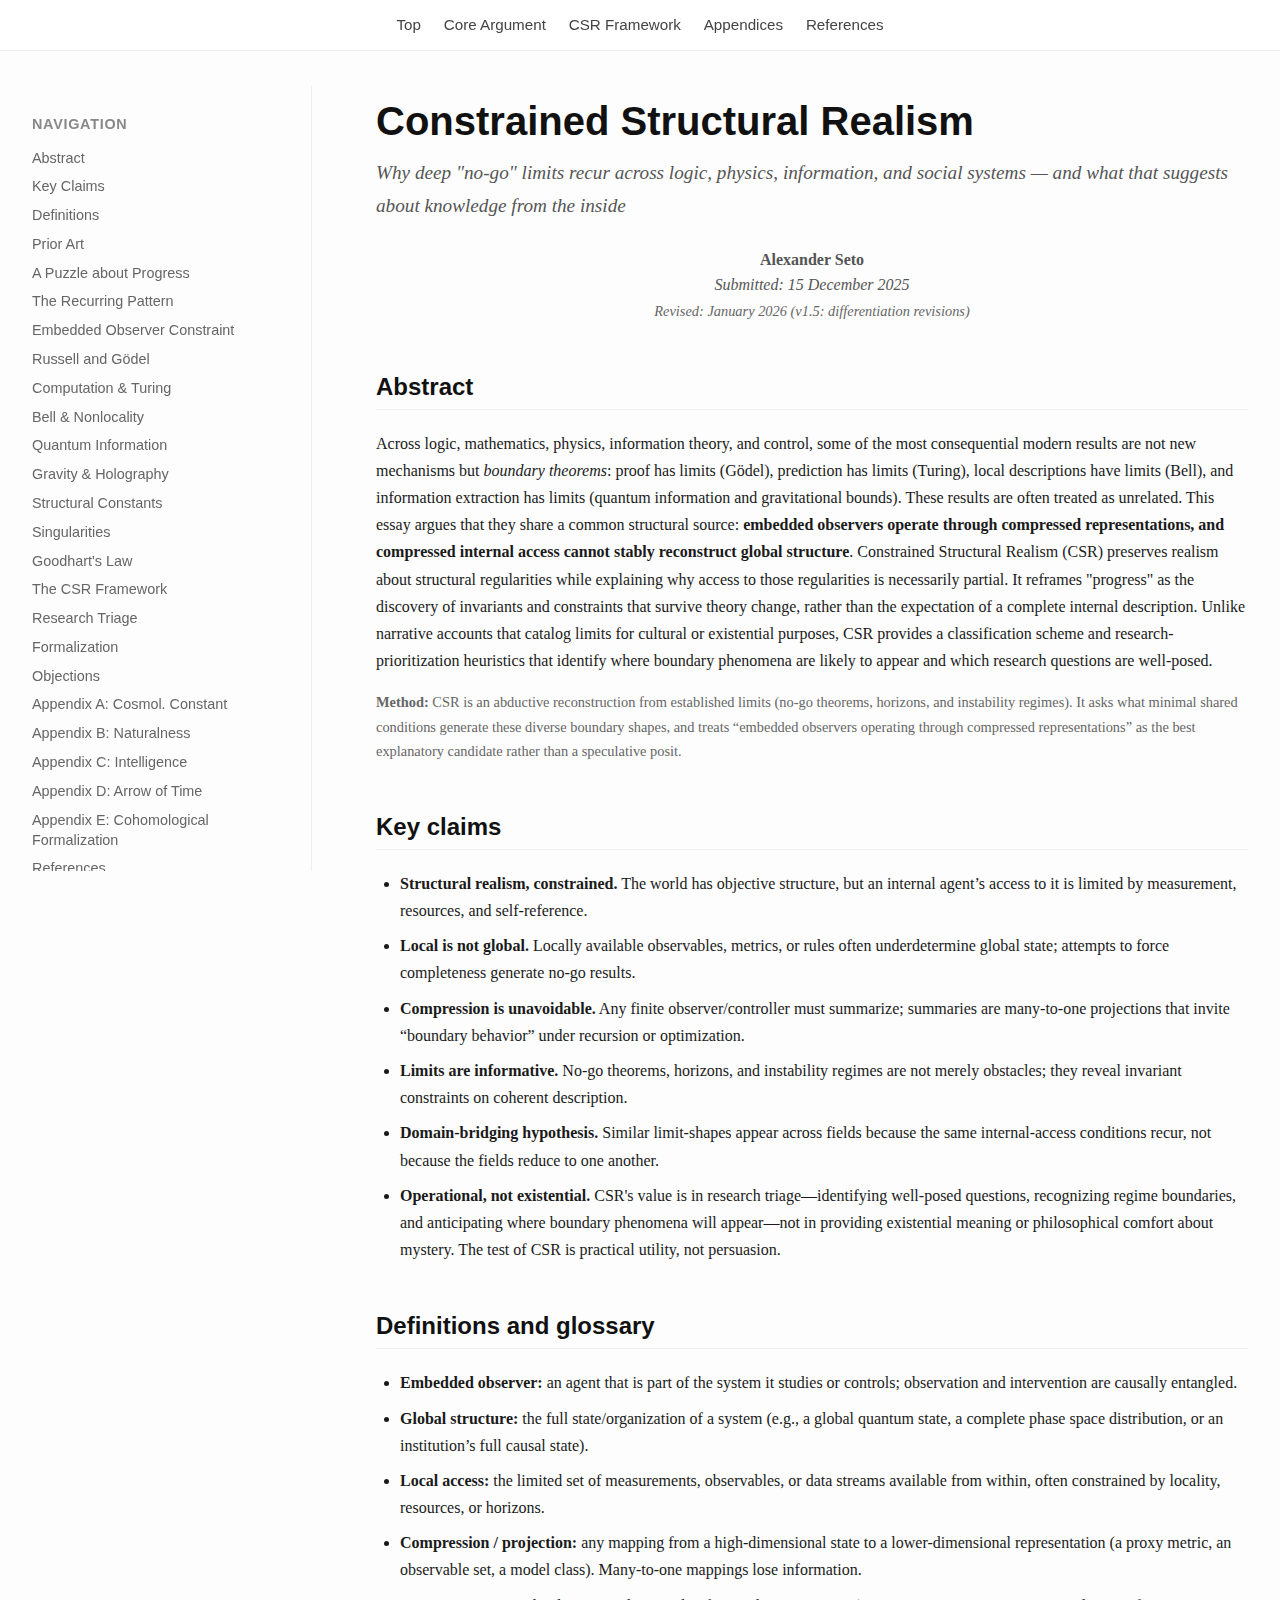
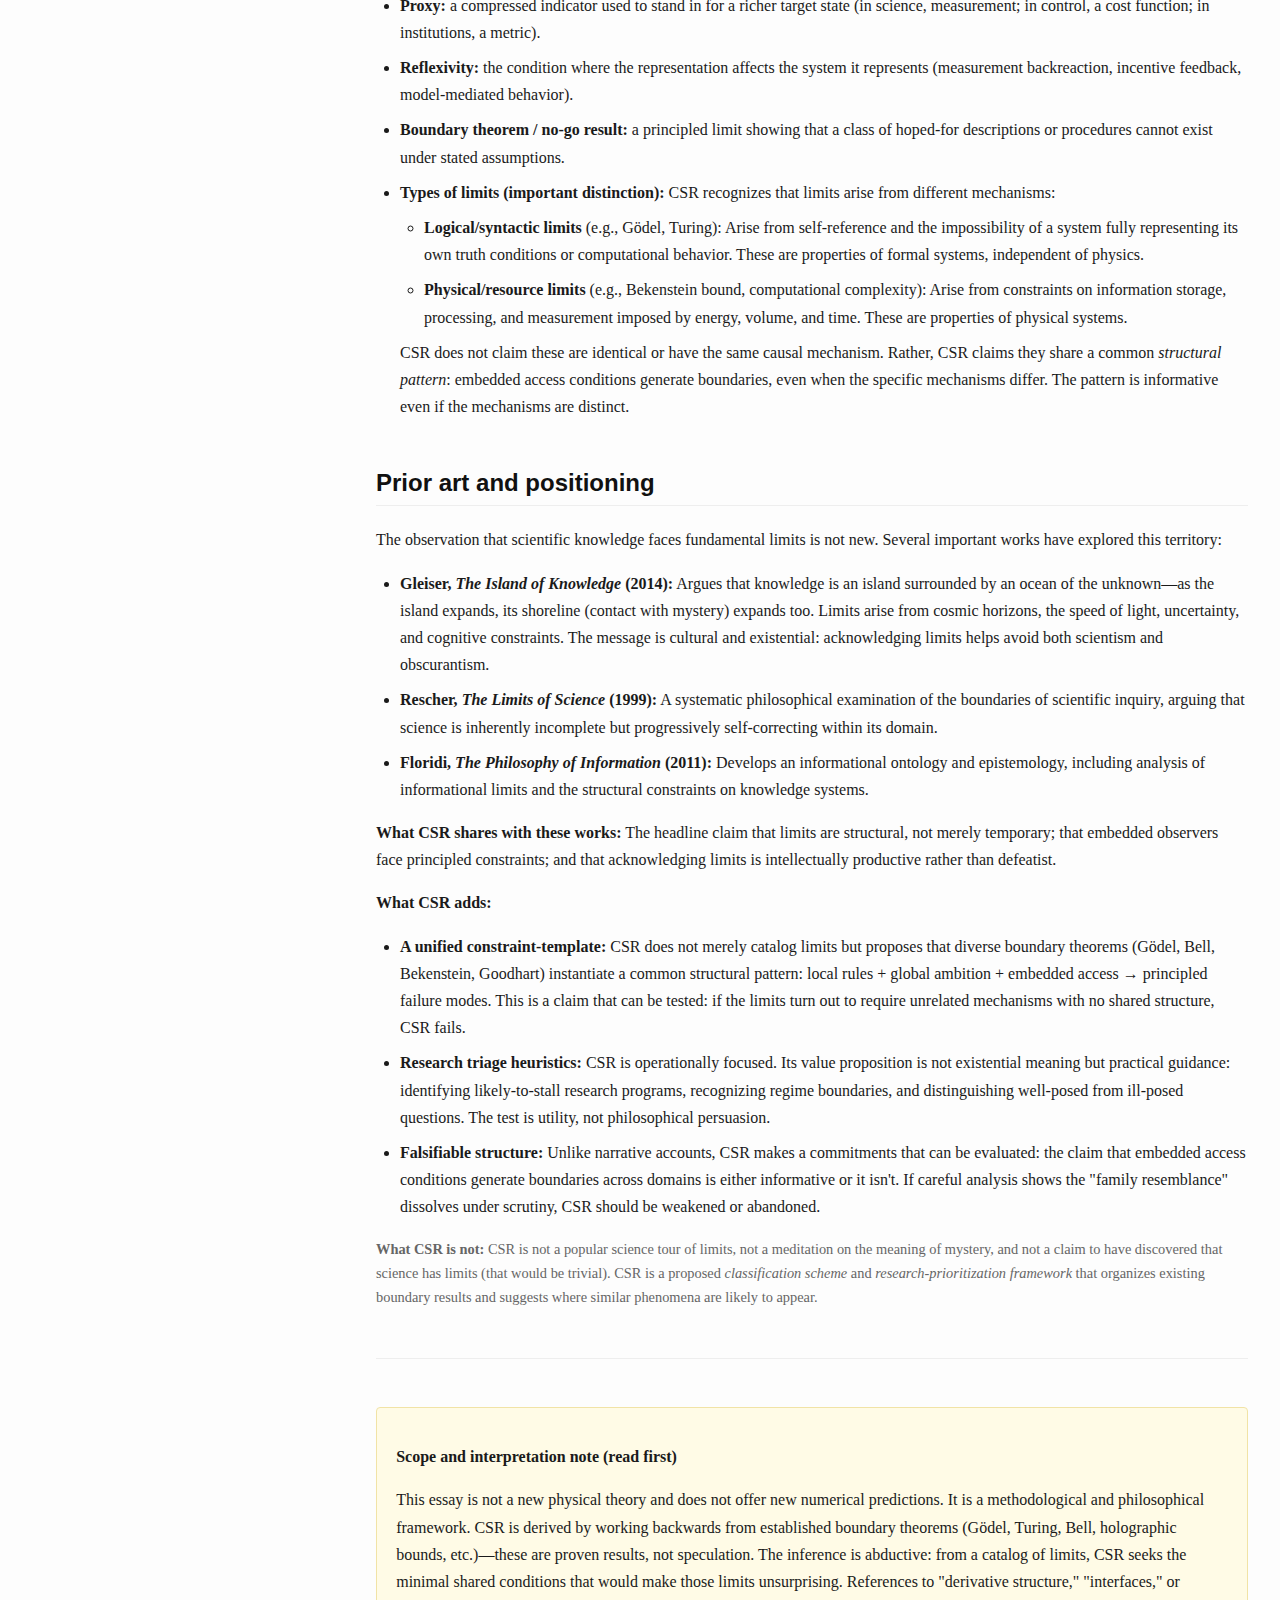
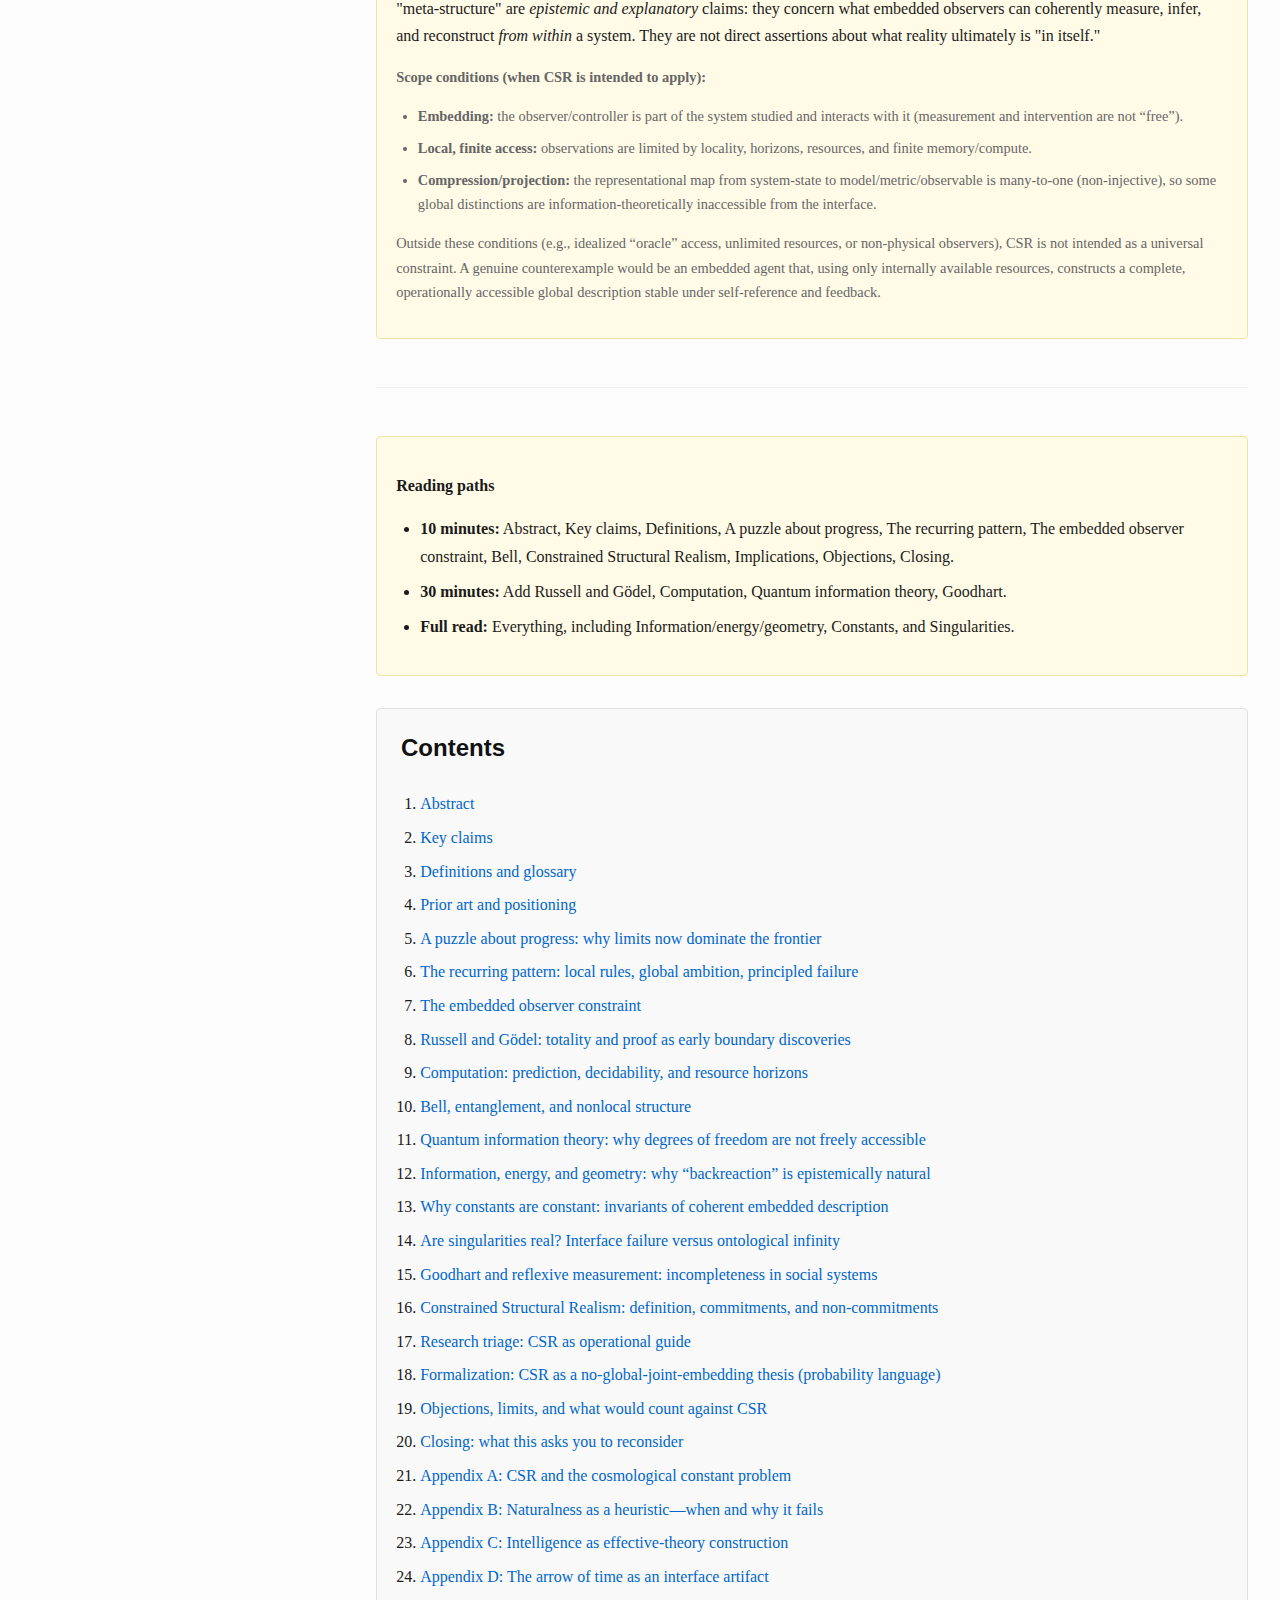
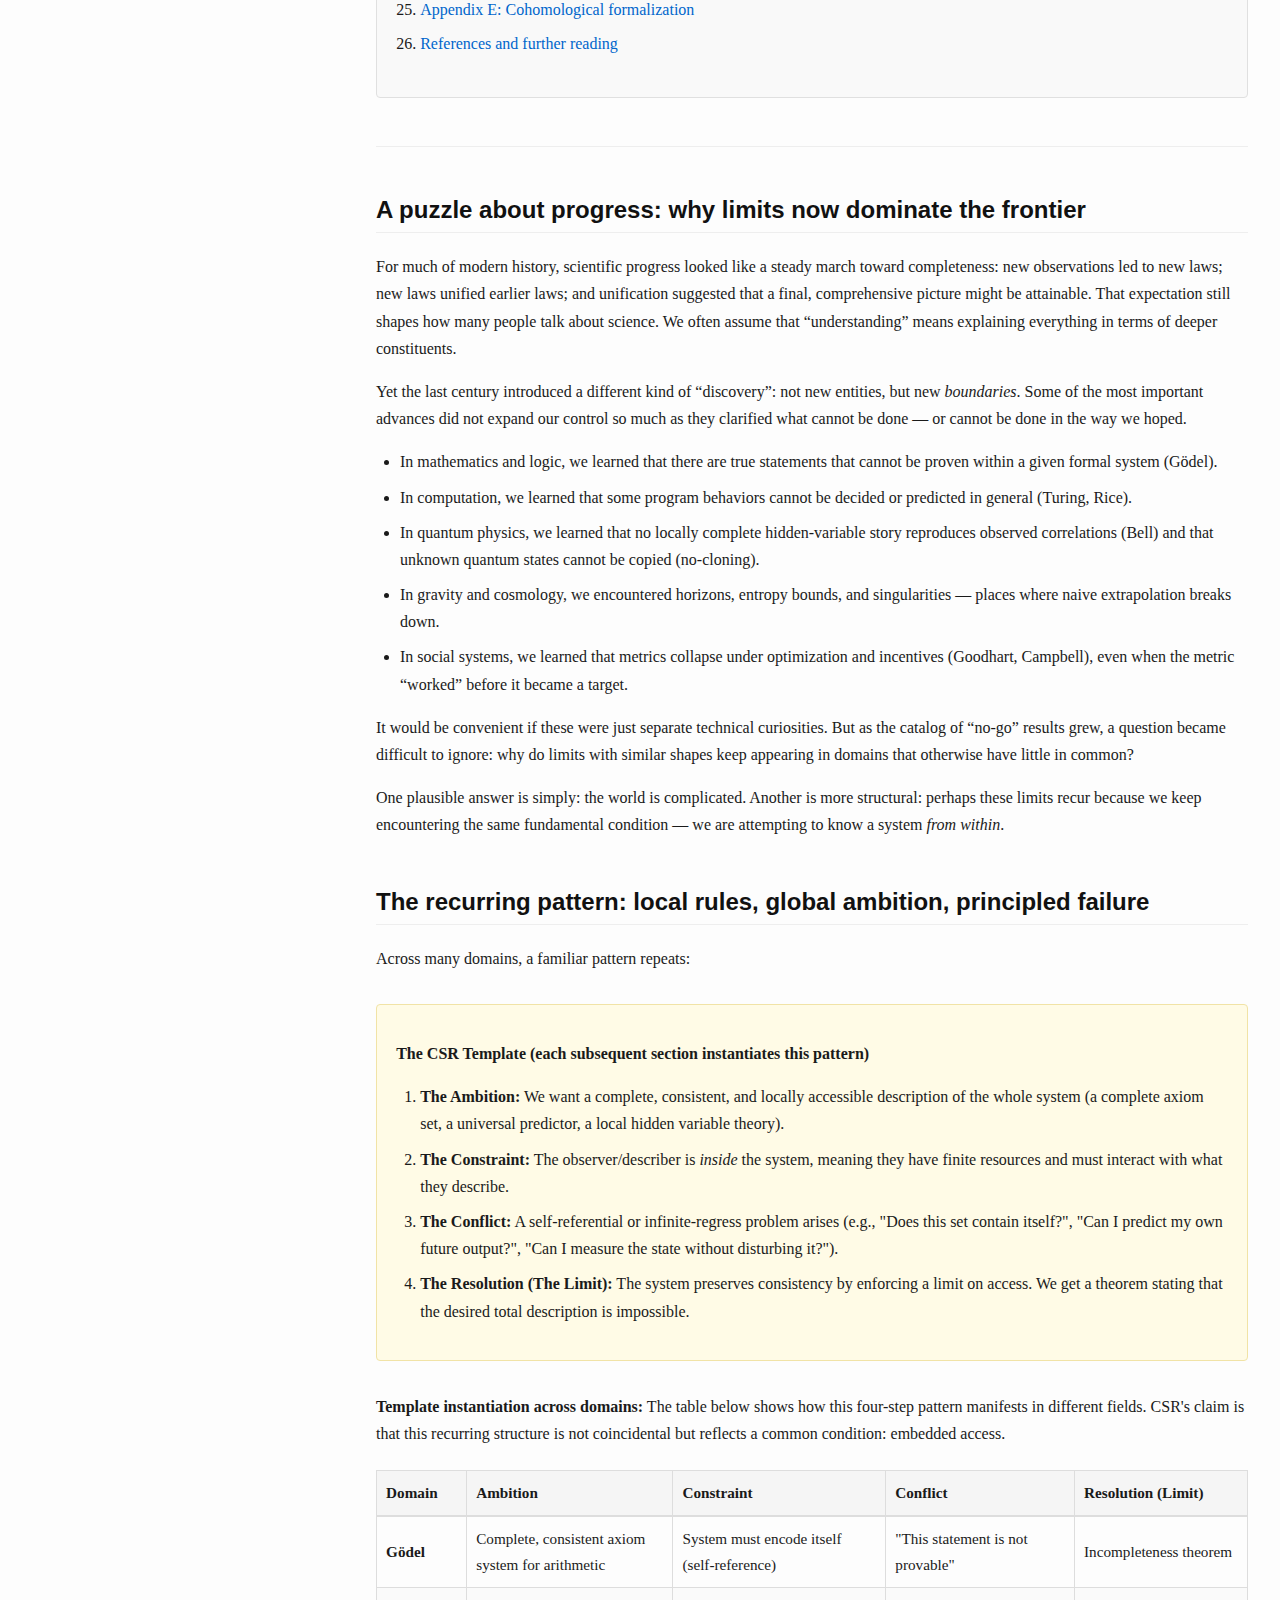
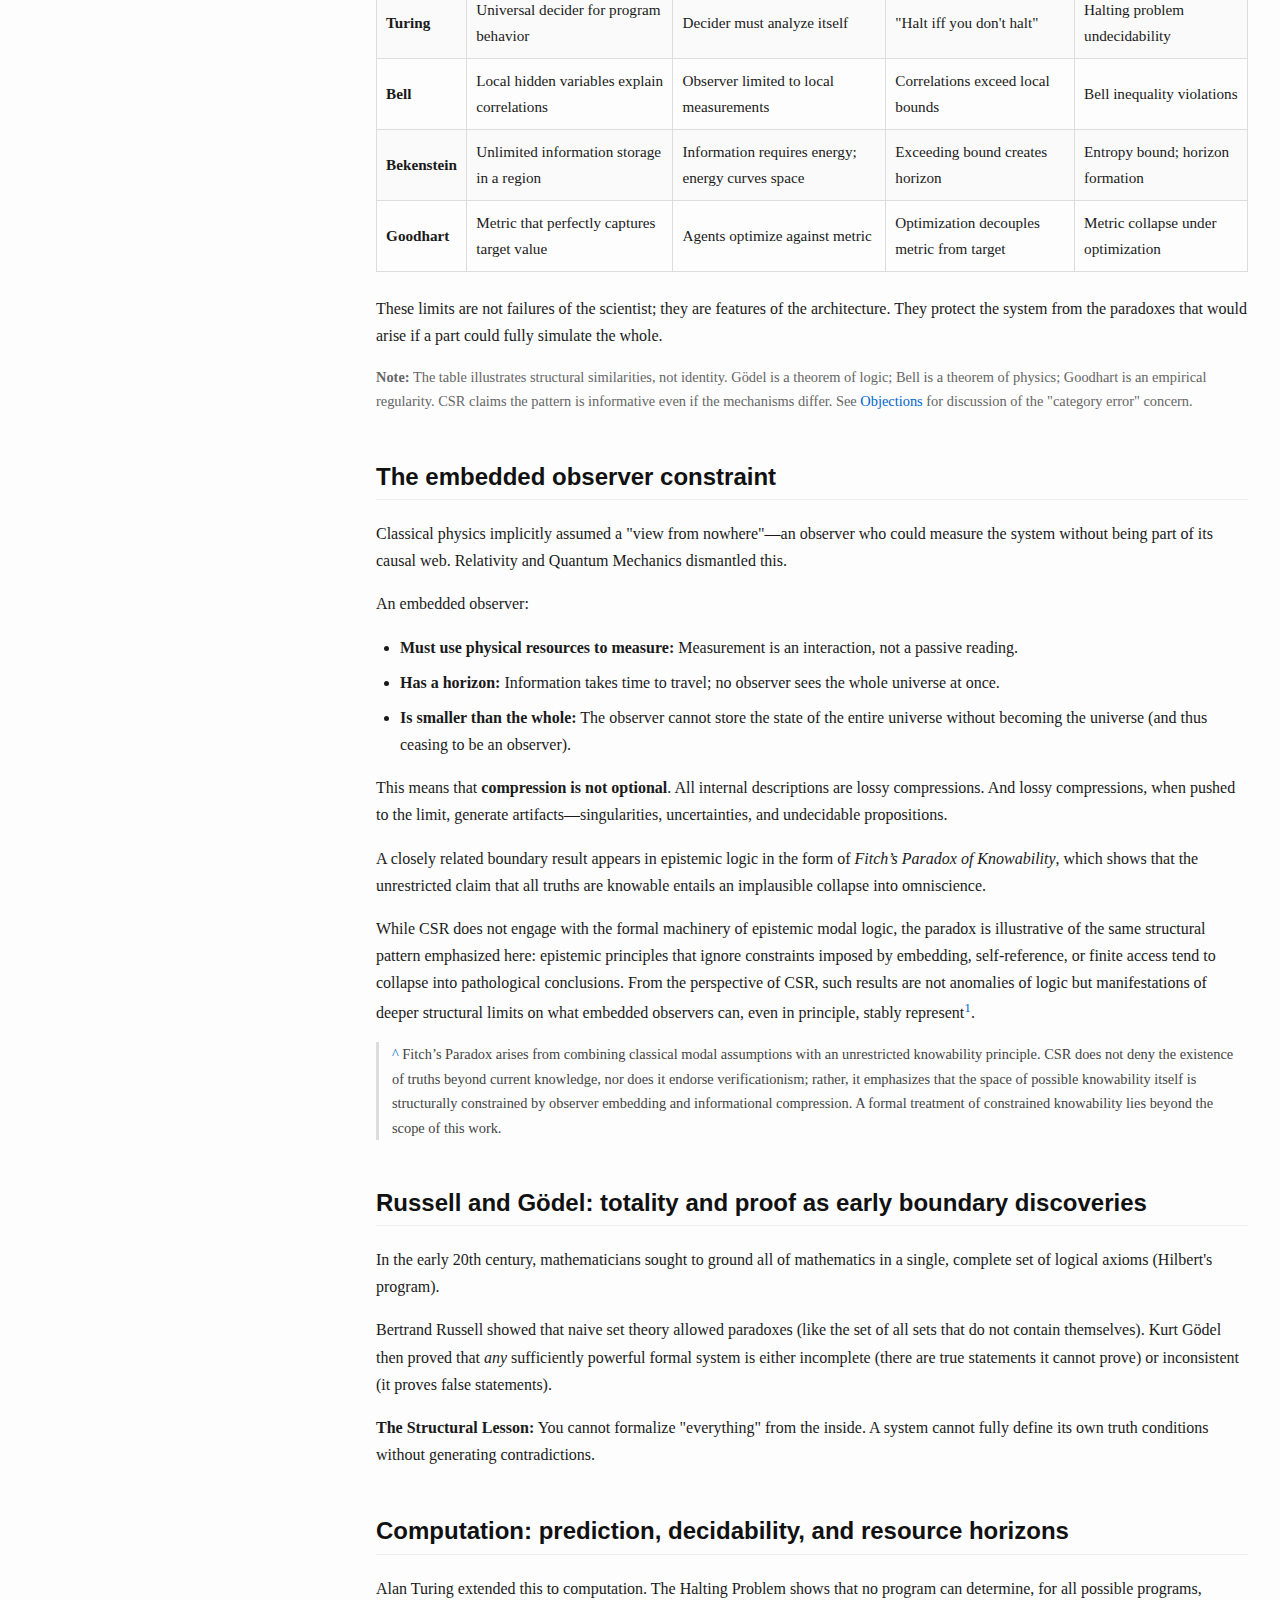
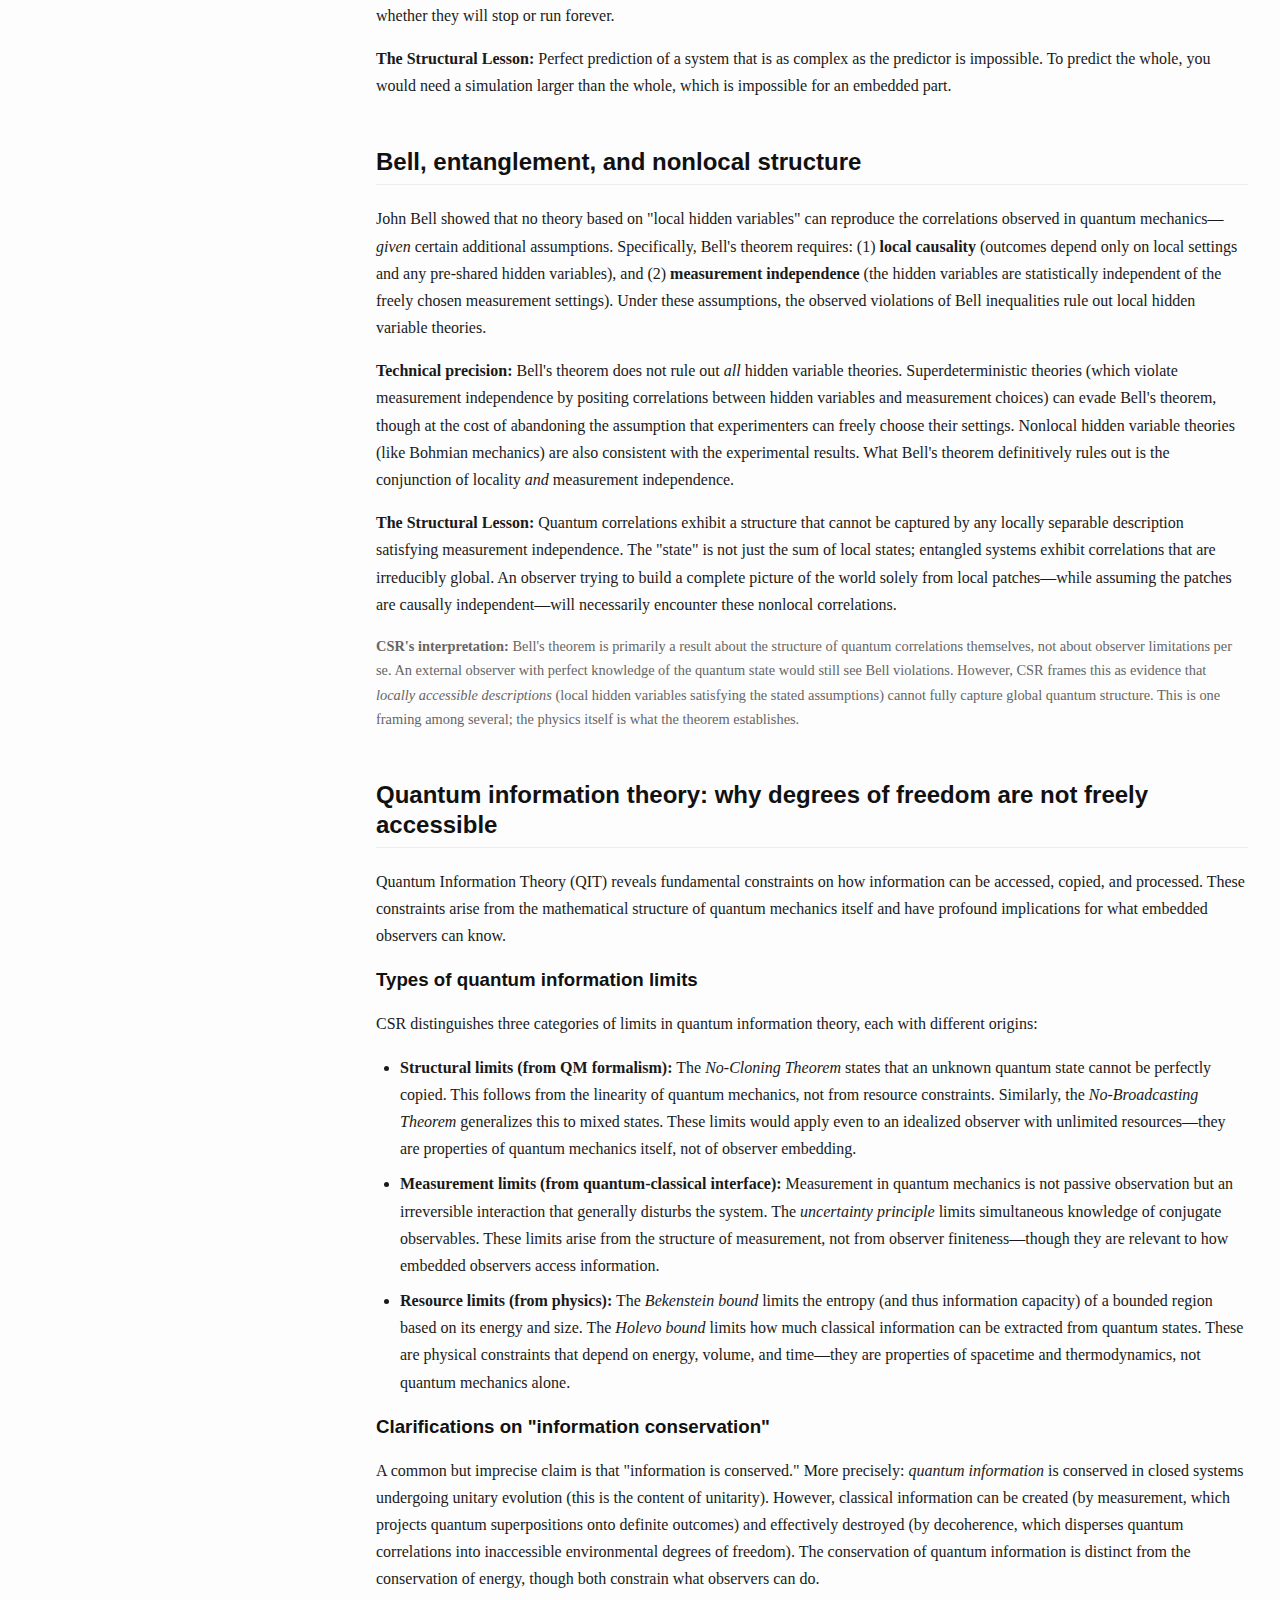
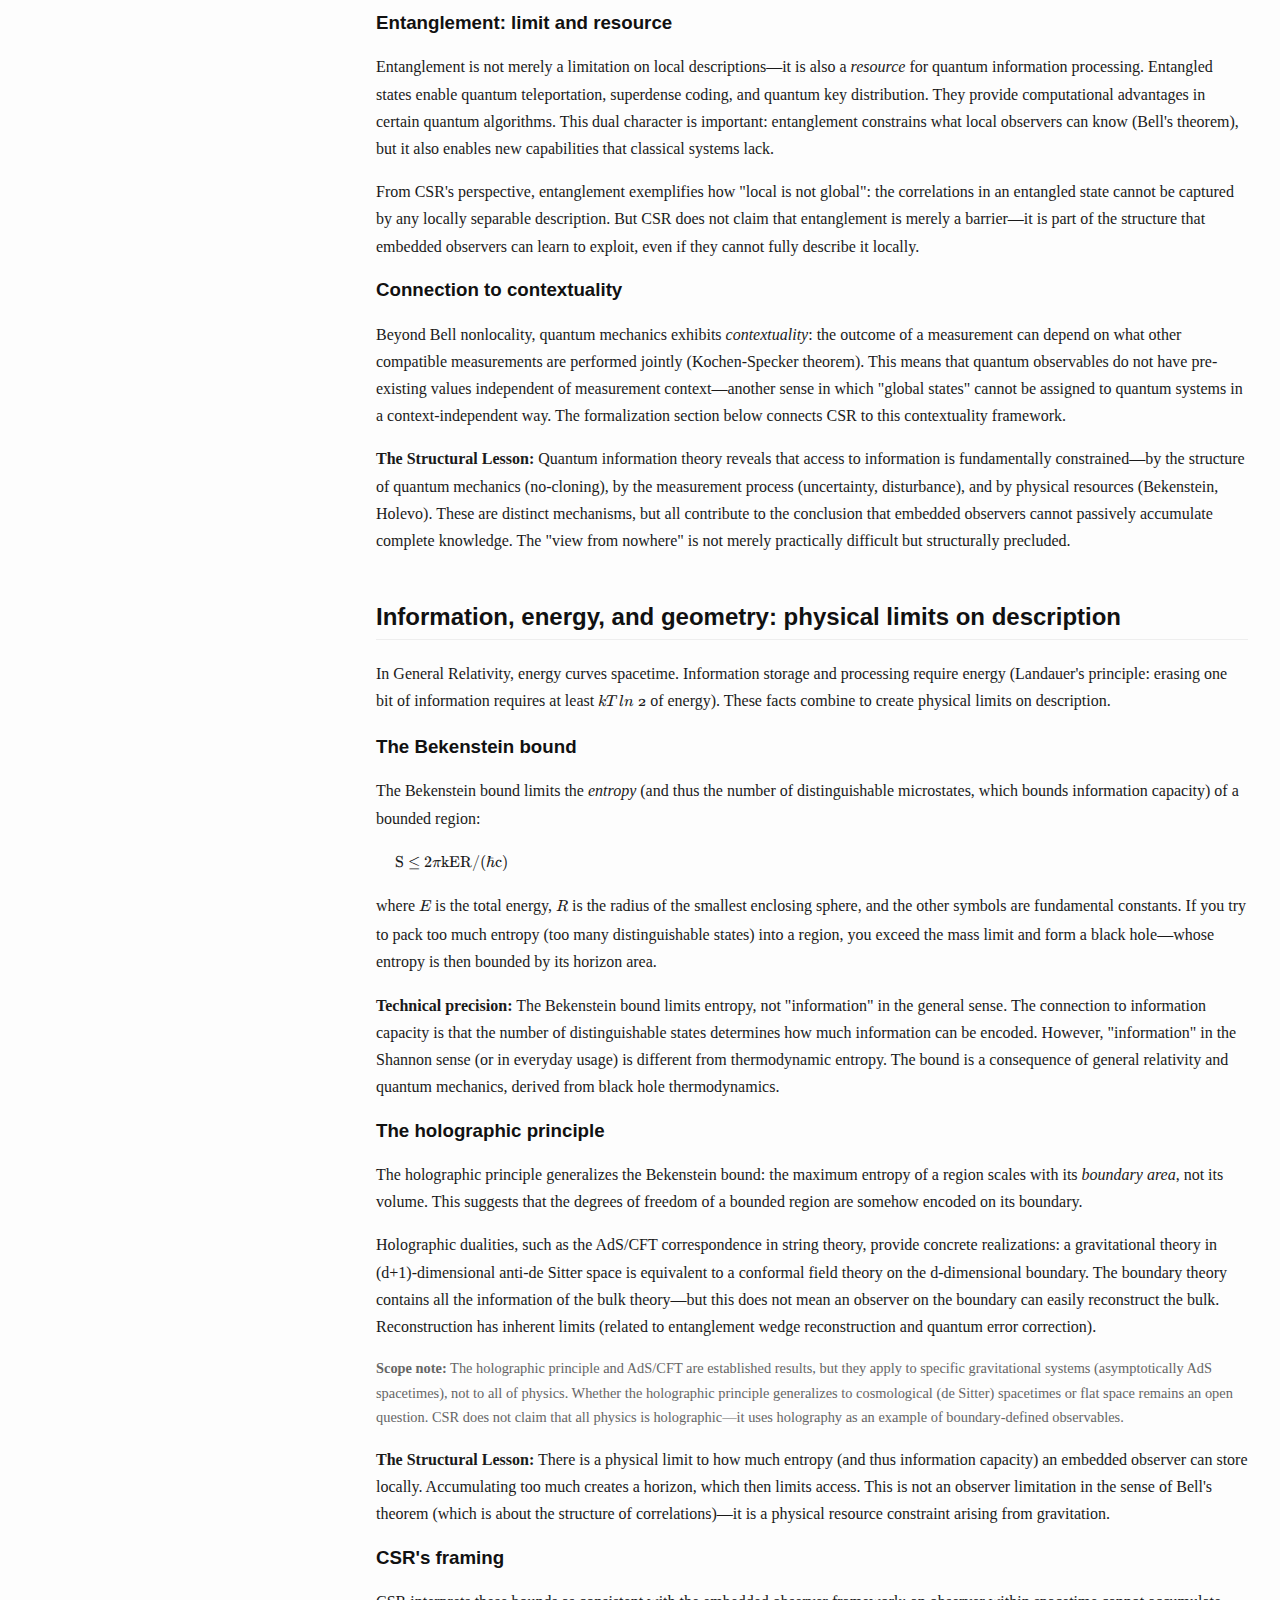
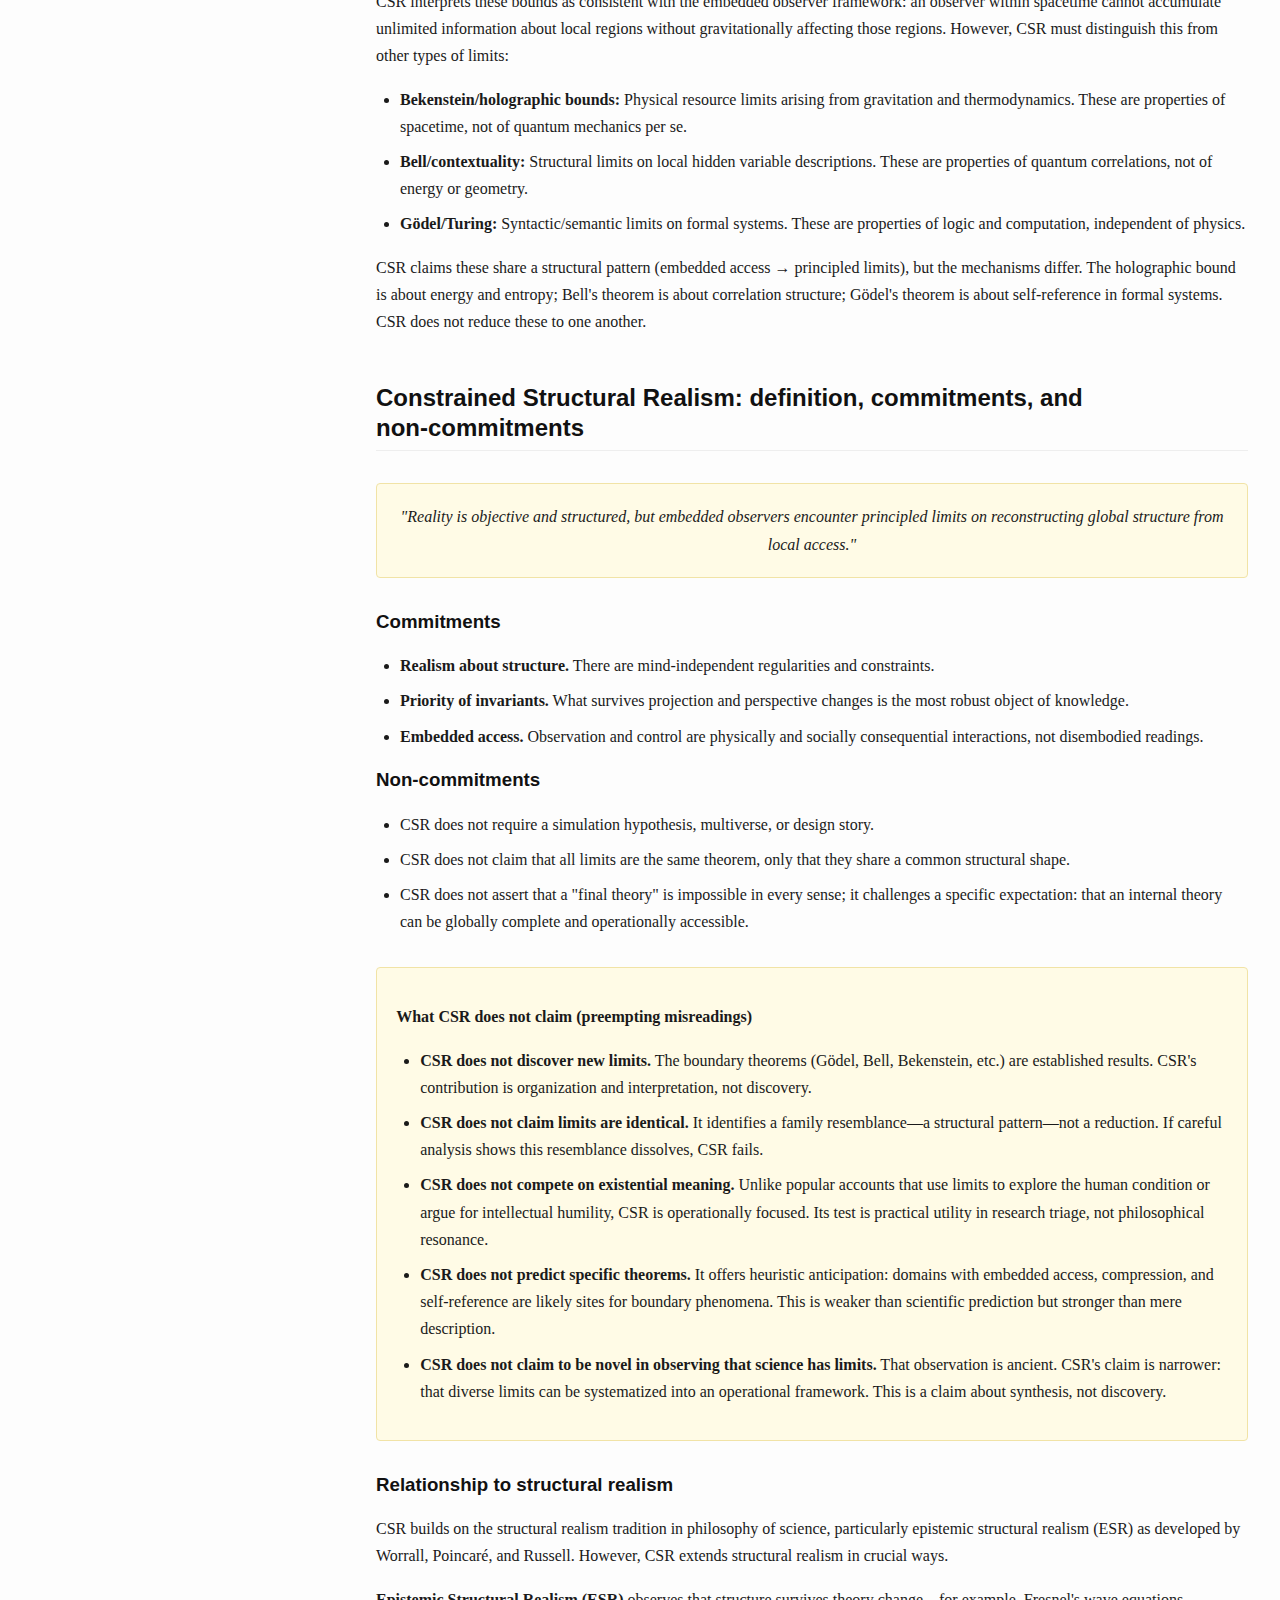
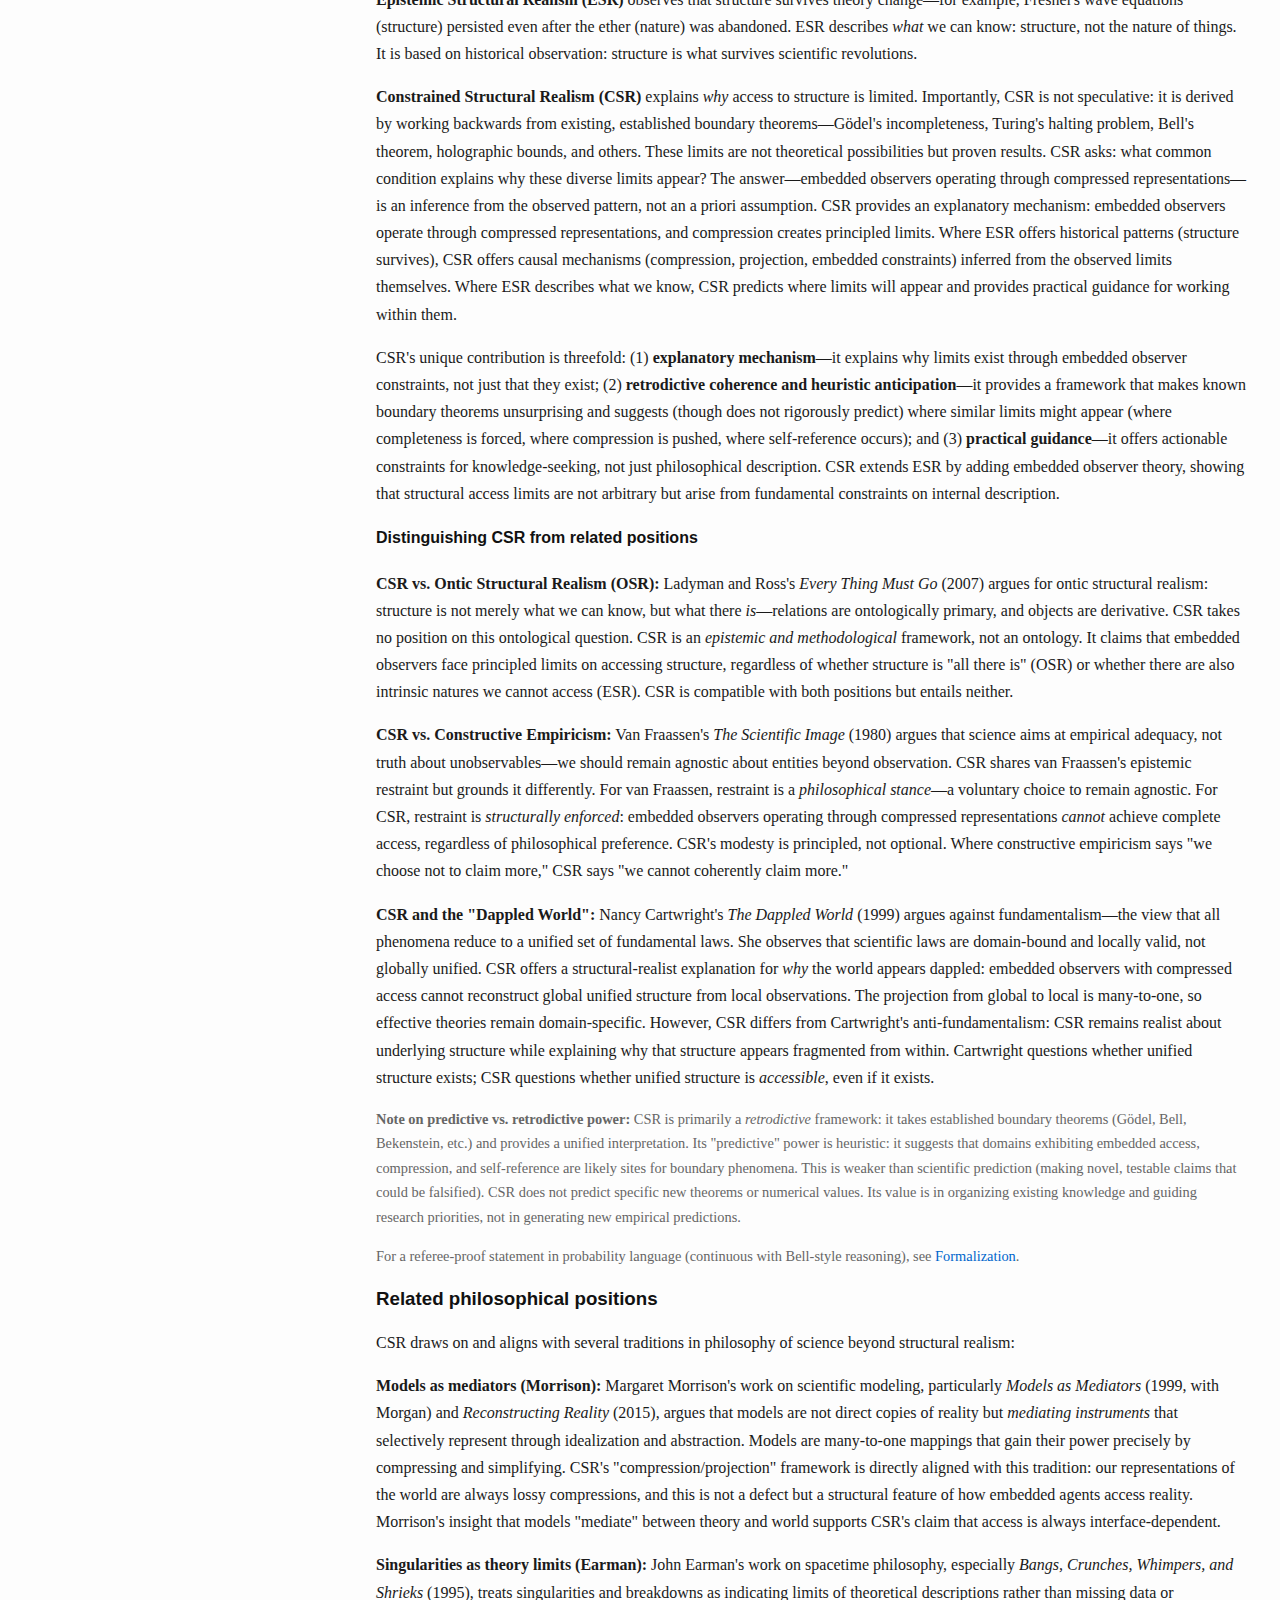
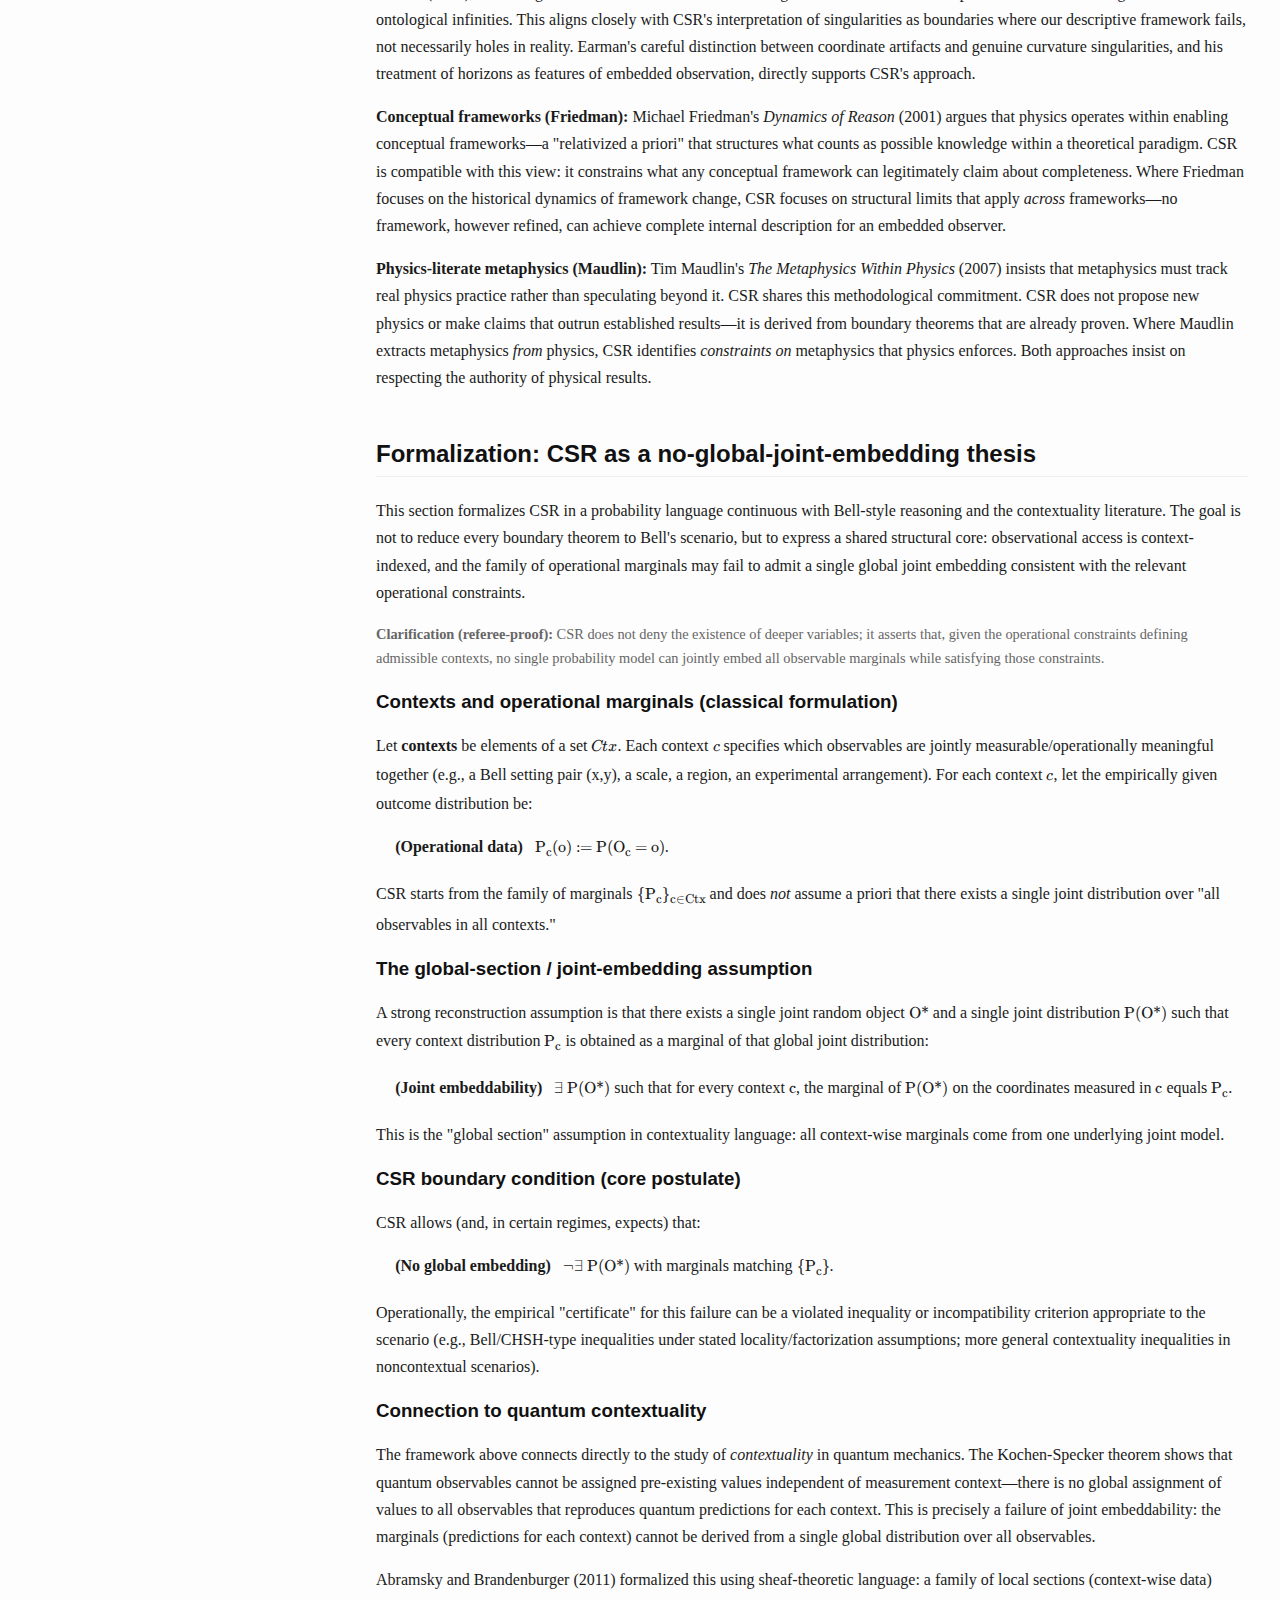
<file: index.html>
<!DOCTYPE html>

<html lang="en">
<head>
<meta charset="utf-8"/>
<meta content="width=device-width, initial-scale=1" name="viewport"/>
<meta content="Constrained Structural Realism: why deep boundary theorems recur across logic, physics, information, and cybernetics — and what that implies about knowledge from within." name="description"/>
<meta content="Alexander Seto" name="author"/>
<meta content="2025-12-15" name="date"/>
<meta content="philosophy, structural realism, epistemology, boundary theorems, Gödel, Bell, quantum mechanics, philosophy of science, limits of knowledge, no-go theorems, Bekenstein bound, Turing, incompleteness" name="keywords"/>
<meta name="robots" content="index, follow"/>
<meta name="googlebot" content="index, follow, max-snippet:-1, max-image-preview:large, max-video-preview:-1"/>
<meta name="bingbot" content="index, follow, max-snippet:-1, max-image-preview:large, max-video-preview:-1"/>
<link rel="canonical" href="https://rexnfx79.github.io/constrained-structural-realism/"/>

<!-- Open Graph / Facebook -->
<meta property="og:type" content="article"/>
<meta property="og:url" content="https://rexnfx79.github.io/constrained-structural-realism/"/>
<meta property="og:title" content="Constrained Structural Realism — Why Limits Recur Across Knowledge"/>
<meta property="og:description" content="A philosophical framework explaining why boundary theorems (Gödel, Bell, Bekenstein) share structural patterns — and how embedded observers can navigate them."/>
<meta property="og:image" content="https://rexnfx79.github.io/constrained-structural-realism/og-image.png"/>
<meta property="og:image:width" content="1200"/>
<meta property="og:image:height" content="630"/>
<meta property="og:site_name" content="Constrained Structural Realism"/>
<meta property="og:locale" content="en_US"/>
<meta property="article:author" content="Alexander Seto"/>
<meta property="article:published_time" content="2025-12-15"/>
<meta property="article:modified_time" content="2026-01-10"/>
<meta property="article:section" content="Philosophy of Science"/>
<meta property="article:tag" content="structural realism"/>
<meta property="article:tag" content="epistemology"/>
<meta property="article:tag" content="boundary theorems"/>
<meta property="article:tag" content="Gödel"/>
<meta property="article:tag" content="Bell theorem"/>
<meta property="article:tag" content="quantum information"/>

<!-- Twitter Card -->
<meta name="twitter:card" content="summary_large_image"/>
<meta name="twitter:url" content="https://rexnfx79.github.io/constrained-structural-realism/"/>
<meta name="twitter:title" content="Constrained Structural Realism — Why Limits Recur"/>
<meta name="twitter:description" content="A framework explaining why Gödel, Bell, and Bekenstein share structural patterns — and how to navigate them."/>
<meta name="twitter:image" content="https://rexnfx79.github.io/constrained-structural-realism/og-image.png"/>

<title>Constrained Structural Realism — A Detailed Essay</title>
<script type="application/ld+json">
{
  "@context": "https://schema.org",
  "@type": "ScholarlyArticle",
  "headline": "Constrained Structural Realism",
  "alternativeHeadline": "Why deep boundary theorems recur across logic, physics, information, and social systems",
  "description": "A philosophical framework explaining why boundary theorems (Gödel, Bell, Bekenstein, Goodhart) share structural patterns and how embedded observers can navigate them through research triage heuristics.",
  "image": "https://rexnfx79.github.io/constrained-structural-realism/og-image.png",
  "author": {
    "@type": "Person",
    "name": "Alexander Seto"
  },
  "publisher": {
    "@type": "Person",
    "name": "Alexander Seto"
  },
  "datePublished": "2025-12-15",
  "dateModified": "2026-01-10",
  "inLanguage": "en",
  "url": "https://rexnfx79.github.io/constrained-structural-realism/",
  "mainEntityOfPage": {
    "@type": "WebPage",
    "@id": "https://rexnfx79.github.io/constrained-structural-realism/"
  },
  "keywords": ["structural realism", "epistemology", "philosophy of science", "boundary theorems", "Gödel incompleteness", "Bell theorem", "Bekenstein bound", "limits of knowledge", "quantum information theory"],
  "articleSection": "Philosophy of Science",
  "wordCount": "15000",
  "about": [
    {
      "@type": "Thing",
      "name": "Structural Realism",
      "sameAs": "https://en.wikipedia.org/wiki/Structural_realism_(philosophy_of_science)"
    },
    {
      "@type": "Thing",
      "name": "Gödel's incompleteness theorems",
      "sameAs": "https://en.wikipedia.org/wiki/G%C3%B6del%27s_incompleteness_theorems"
    },
    {
      "@type": "Thing",
      "name": "Bell's theorem",
      "sameAs": "https://en.wikipedia.org/wiki/Bell%27s_theorem"
    }
  ]
}
</script>
<style>
  body { font-family: Georgia, serif; font-size: 16px; margin: 0; line-height: 1.7; color: #1a1a1a; background-color: #fdfdfd; }
  h1, h2, h3, h4 { font-family: "Helvetica Neue", Arial, sans-serif; line-height: 1.25; color: #111; }
  h1 { margin-top: 0; font-size: 2.5em; }
  h2 { margin-top: 2em; border-bottom: 1px solid #eee; padding-bottom: 0.3em; scroll-margin-top: 5em; }
  .subtitle { font-size: 1.2em; color: #555; margin-top: -0.8em; margin-bottom: 1em; font-style: italic; }
  .author-info { text-align: center; margin-top: 1.5em; margin-bottom: 2em; color: #555; font-size: 1em; line-height: 1.6; }
  .small { font-size: 0.9em; color: #666; }
  .toc { border: 1px solid #e0e0e0; padding: 1.5em; background: #f9f9f9; border-radius: 4px; margin-bottom: 3em; }
  .toc h2 { margin-top: 0; border-bottom: none; font-size: 1.5em; }
  blockquote { margin: 1.5em 0; padding-left: 1.2em; border-left: 4px solid #ddd; color: #444; font-style: italic; }
  code { font-family: ui-monospace, SFMono-Regular, Menlo, Consolas, monospace; font-size: 0.9em; background: #f5f5f5; padding: 0.2em 0.4em; border-radius: 3px; }
  
  /* Layout */
  .document-container { display: grid; grid-template-columns: 280px 1fr; gap: 4em; max-width: 1400px; margin: 0 auto; padding: 0 2em; }
  .content { max-width: 920px; padding-top: 6em; padding-bottom: 4em; }
  
  /* Sidebar */
  .sidebar { position: sticky; top: 6em; height: calc(100vh - 8em); overflow-y: auto; padding-right: 1.5em; border-right: 1px solid #eee; font-family: "Helvetica Neue", Arial, sans-serif; font-size: 0.9em; }
  .sidebar-toc h3 { font-size: 1em; text-transform: uppercase; letter-spacing: 0.05em; color: #888; margin-bottom: 1em; margin-top: 2em; }
  .sidebar-toc ol { list-style: none; padding: 0; margin: 0; }
  .sidebar-toc li { margin-bottom: 0.6em; line-height: 1.4; }
  .sidebar-toc a { text-decoration: none; color: #666; transition: color 0.2s, padding-left 0.2s; display: block; }
  .sidebar-toc a:hover { color: #0066cc; }
  .sidebar-toc a.active { color: #0066cc; font-weight: 600; padding-left: 0.5em; border-left: 2px solid #0066cc; }

  /* Navbar & Progress Bar */
  .navbar { position: fixed; top: 0; left: 0; right: 0; background: rgba(255, 255, 255, 0.95); backdrop-filter: blur(5px); border-bottom: 1px solid #eee; padding: 0.8em; z-index: 1000; display: flex; justify-content: center; gap: 1.5em; font-family: "Helvetica Neue", Arial, sans-serif; font-size: 0.95em; }
  .navbar a { text-decoration: none; color: #444; font-weight: 500; transition: color 0.2s; }
  .navbar a:hover { color: #0066cc; }
  .progress-container { position: fixed; top: 0; left: 0; width: 100%; height: 3px; background: transparent; z-index: 1001; }
  .progress-bar { height: 100%; background: #0066cc; width: 0%; transition: width 0.1s; }
  /* Embedded math fonts (KaTeX WOFF2) for consistent “Wikipedia-like” formula rendering. */
  @font-face {
    font-family: "KaTeX_Main";
    font-style: normal;
    font-weight: 400;
    font-display: swap;
    src: url("assets/fonts/KaTeX_Main-Regular.woff2") format("woff2");
  }
  @font-face {
    font-family: "KaTeX_Math";
    font-style: italic;
    font-weight: 400;
    font-display: swap;
    src: url("assets/fonts/KaTeX_Math-Italic.woff2") format("woff2");
  }
  @font-face {
    font-family: "KaTeX_Size1";
    font-style: normal;
    font-weight: 400;
    font-display: swap;
    src: url("assets/fonts/KaTeX_Size1-Regular.woff2") format("woff2");
  }
  code.formula { font-family: "KaTeX_Main","KaTeX_Size1","KaTeX_Math","Latin Modern Math","STIX Two Math","XITS Math","Asana Math","Noto Serif Math","Times New Roman",serif; font-size: 1em; background: transparent; padding: 0; border-radius: 0; }
  /* Inline math tokens (variables/constants) without code styling. */
  .math { font-family: "KaTeX_Math","KaTeX_Main","KaTeX_Size1","Latin Modern Math","STIX Two Math","XITS Math","Asana Math","Noto Serif Math","Times New Roman",serif; font-style: italic; }
  .math sup, .math sub { font-family: inherit; }
  .note { background: #fffbe6; border: 1px solid #f1e3a6; padding: 1.2em; border-radius: 4px; margin: 2em 0; }
  hr { margin: 3em 0; border: 0; border-top: 1px solid #eee; }
  ul, ol { margin-top: 0.5em; padding-left: 1.5em; }
  li { margin-bottom: 0.5em; }
  a { color: #0066cc; text-decoration: none; }
  a:hover { text-decoration: underline; }
  .toc ol { padding-left: 1.2em; }
  .toc li { margin: 0.4em 0; }
  @media (max-width: 1100px) {
    .document-container { display: block; padding: 0 1.2em; }
    .sidebar { display: none; }
    .content { padding-top: 4em; }
    .navbar { font-size: 0.85em; gap: 0.8em; }
  }
  @media print {
    body { max-width: 100%; padding: 0; font-size: 12pt; }
    .toc, .note { border: 1px solid #ccc; }
    a { text-decoration: none; color: #000; }
    .navbar, .sidebar, .progress-container { display: none; }
  }
.footnote{font-size:0.9em;color:#444;border-left:3px solid #ddd;padding-left:0.9em;margin-top:0.5em;}
</style>
</head>
<body>
<div class="progress-container"><div class="progress-bar" id="progress-bar"></div></div>
<nav class="navbar">
  <a href="#">Top</a>
  <a href="#puzzle">Core Argument</a>
  <a href="#csr">CSR Framework</a>
  <a href="#appendix-a">Appendices</a>
  <a href="#references">References</a>
</nav>

<div class="document-container">
  <aside class="sidebar">
    <nav class="sidebar-toc">
      <h3>Navigation</h3>
      <ol>
        <li><a href="#abstract">Abstract</a></li>
        <li><a href="#claims">Key Claims</a></li>
        <li><a href="#definitions">Definitions</a></li>
        <li><a href="#prior-art">Prior Art</a></li>
        <li><a href="#puzzle">A Puzzle about Progress</a></li>
        <li><a href="#pattern">The Recurring Pattern</a></li>
        <li><a href="#embedded">Embedded Observer Constraint</a></li>
        <li><a href="#russell-godel">Russell and Gödel</a></li>
        <li><a href="#turing">Computation & Turing</a></li>
        <li><a href="#bell">Bell & Nonlocality</a></li>
        <li><a href="#qit">Quantum Information</a></li>
        <li><a href="#gravity">Gravity & Holography</a></li>
        <li><a href="#constants">Structural Constants</a></li>
        <li><a href="#singularities">Singularities</a></li>
        <li><a href="#goodhart">Goodhart's Law</a></li>
        <li><a href="#csr">The CSR Framework</a></li>
        <li><a href="#implications">Research Triage</a></li>
        <li><a href="#formalization">Formalization</a></li>
        <li><a href="#objections">Objections</a></li>
        <li><a href="#appendix-a">Appendix A: Cosmol. Constant</a></li>
        <li><a href="#appendix-b">Appendix B: Naturalness</a></li>
        <li><a href="#appendix-c">Appendix C: Intelligence</a></li>
        <li><a href="#appendix-d">Appendix D: Arrow of Time</a></li>
        <li><a href="#appendix-e">Appendix E: Cohomological Formalization</a></li>
        <li><a href="#references">References</a></li>
      </ol>
    </nav>
  </aside>

  <main class="content">
<h1>Constrained Structural Realism</h1>
<p class="subtitle">Why deep "no‑go" limits recur across logic, physics, information, and social systems — and what that suggests about knowledge from the inside</p>
<p class="author-info">
<strong>Alexander Seto</strong><br/>
<em>Submitted: 15 December 2025</em><br/>
<em class="small">Revised: January 2026 (v1.5: differentiation revisions)</em>
</p>
<section id="abstract">
<h2>Abstract</h2>
<p>
Across logic, mathematics, physics, information theory, and control, some of the most consequential modern results are not new mechanisms but <em>boundary theorems</em>:
proof has limits (Gödel), prediction has limits (Turing), local descriptions have limits (Bell), and information extraction has limits (quantum information and gravitational bounds).
These results are often treated as unrelated. This essay argues that they share a common structural source:
<strong>embedded observers operate through compressed representations, and compressed internal access cannot stably reconstruct global structure</strong>.
Constrained Structural Realism (CSR) preserves realism about structural regularities while explaining why access to those regularities is necessarily partial.
It reframes "progress" as the discovery of invariants and constraints that survive theory change, rather than the expectation of a complete internal description.
Unlike narrative accounts that catalog limits for cultural or existential purposes, CSR provides a classification scheme and research-prioritization heuristics that identify where boundary phenomena are likely to appear and which research questions are well-posed.
</p>
<p class="small">
<strong>Method:</strong> CSR is an abductive reconstruction from established limits (no-go theorems, horizons, and instability regimes). It asks what minimal shared conditions generate these diverse boundary shapes, and treats “embedded observers operating through compressed representations” as the best explanatory candidate rather than a speculative posit.
</p>
</section>
<section id="claims">
<h2>Key claims</h2>
<ul>
<li><strong>Structural realism, constrained.</strong> The world has objective structure, but an internal agent’s access to it is limited by measurement, resources, and self-reference.</li>
<li><strong>Local is not global.</strong> Locally available observables, metrics, or rules often underdetermine global state; attempts to force completeness generate no-go results.</li>
<li><strong>Compression is unavoidable.</strong> Any finite observer/controller must summarize; summaries are many-to-one projections that invite “boundary behavior” under recursion or optimization.</li>
<li><strong>Limits are informative.</strong> No-go theorems, horizons, and instability regimes are not merely obstacles; they reveal invariant constraints on coherent description.</li>
<li><strong>Domain-bridging hypothesis.</strong> Similar limit-shapes appear across fields because the same internal-access conditions recur, not because the fields reduce to one another.</li>
<li><strong>Operational, not existential.</strong> CSR's value is in research triage—identifying well-posed questions, recognizing regime boundaries, and anticipating where boundary phenomena will appear—not in providing existential meaning or philosophical comfort about mystery. The test of CSR is practical utility, not persuasion.</li>
</ul>
</section>
<section id="definitions">
<h2>Definitions and glossary</h2>
<ul>
<li><strong>Embedded observer:</strong> an agent that is part of the system it studies or controls; observation and intervention are causally entangled.</li>
<li><strong>Global structure:</strong> the full state/organization of a system (e.g., a global quantum state, a complete phase space distribution, or an institution’s full causal state).</li>
<li><strong>Local access:</strong> the limited set of measurements, observables, or data streams available from within, often constrained by locality, resources, or horizons.</li>
<li><strong>Compression / projection:</strong> any mapping from a high-dimensional state to a lower-dimensional representation (a proxy metric, an observable set, a model class). Many-to-one mappings lose information.</li>
<li><strong>Proxy:</strong> a compressed indicator used to stand in for a richer target state (in science, measurement; in control, a cost function; in institutions, a metric).</li>
<li><strong>Reflexivity:</strong> the condition where the representation affects the system it represents (measurement backreaction, incentive feedback, model-mediated behavior).</li>
<li><strong>Boundary theorem / no-go result:</strong> a principled limit showing that a class of hoped-for descriptions or procedures cannot exist under stated assumptions.</li>
<li><strong>Types of limits (important distinction):</strong> CSR recognizes that limits arise from different mechanisms:
<ul>
<li><strong>Logical/syntactic limits</strong> (e.g., Gödel, Turing): Arise from self-reference and the impossibility of a system fully representing its own truth conditions or computational behavior. These are properties of formal systems, independent of physics.</li>
<li><strong>Physical/resource limits</strong> (e.g., Bekenstein bound, computational complexity): Arise from constraints on information storage, processing, and measurement imposed by energy, volume, and time. These are properties of physical systems.</li>
</ul>
CSR does not claim these are identical or have the same causal mechanism. Rather, CSR claims they share a common <em>structural pattern</em>: embedded access conditions generate boundaries, even when the specific mechanisms differ. The pattern is informative even if the mechanisms are distinct.</li>
</ul>
</section>
<section id="prior-art">
<h2>Prior art and positioning</h2>
<p>
The observation that scientific knowledge faces fundamental limits is not new. Several important works have explored this territory:
</p>
<ul>
<li><strong>Gleiser, <em>The Island of Knowledge</em> (2014):</strong> Argues that knowledge is an island surrounded by an ocean of the unknown—as the island expands, its shoreline (contact with mystery) expands too. Limits arise from cosmic horizons, the speed of light, uncertainty, and cognitive constraints. The message is cultural and existential: acknowledging limits helps avoid both scientism and obscurantism.</li>
<li><strong>Rescher, <em>The Limits of Science</em> (1999):</strong> A systematic philosophical examination of the boundaries of scientific inquiry, arguing that science is inherently incomplete but progressively self-correcting within its domain.</li>
<li><strong>Floridi, <em>The Philosophy of Information</em> (2011):</strong> Develops an informational ontology and epistemology, including analysis of informational limits and the structural constraints on knowledge systems.</li>
</ul>
<p>
<strong>What CSR shares with these works:</strong> The headline claim that limits are structural, not merely temporary; that embedded observers face principled constraints; and that acknowledging limits is intellectually productive rather than defeatist.
</p>
<p>
<strong>What CSR adds:</strong>
</p>
<ul>
<li><strong>A unified constraint-template:</strong> CSR does not merely catalog limits but proposes that diverse boundary theorems (Gödel, Bell, Bekenstein, Goodhart) instantiate a common structural pattern: local rules + global ambition + embedded access → principled failure modes. This is a claim that can be tested: if the limits turn out to require unrelated mechanisms with no shared structure, CSR fails.</li>
<li><strong>Research triage heuristics:</strong> CSR is operationally focused. Its value proposition is not existential meaning but practical guidance: identifying likely-to-stall research programs, recognizing regime boundaries, and distinguishing well-posed from ill-posed questions. The test is utility, not philosophical persuasion.</li>
<li><strong>Falsifiable structure:</strong> Unlike narrative accounts, CSR makes a commitments that can be evaluated: the claim that embedded access conditions generate boundaries across domains is either informative or it isn't. If careful analysis shows the "family resemblance" dissolves under scrutiny, CSR should be weakened or abandoned.</li>
</ul>
<p class="small">
<strong>What CSR is not:</strong> CSR is not a popular science tour of limits, not a meditation on the meaning of mystery, and not a claim to have discovered that science has limits (that would be trivial). CSR is a proposed <em>classification scheme</em> and <em>research-prioritization framework</em> that organizes existing boundary results and suggests where similar phenomena are likely to appear.
</p>
</section>
<hr/>
<div class="note">
<p><strong>Scope and interpretation note (read first)</strong></p>
<p>
    This essay is not a new physical theory and does not offer new numerical predictions. It is a methodological and philosophical framework.
    CSR is derived by working backwards from established boundary theorems (Gödel, Turing, Bell, holographic bounds, etc.)—these are proven results, not speculation. The inference is abductive: from a catalog of limits, CSR seeks the minimal shared conditions that would make those limits unsurprising.
    References to "derivative structure," "interfaces," or "meta‑structure" are <em>epistemic and explanatory</em> claims:
    they concern what embedded observers can coherently measure, infer, and reconstruct <em>from within</em> a system.
    They are not direct assertions about what reality ultimately is "in itself."
  </p>
<p class="small"><strong>Scope conditions (when CSR is intended to apply):</strong></p>
<ul class="small">
<li><strong>Embedding:</strong> the observer/controller is part of the system studied and interacts with it (measurement and intervention are not “free”).</li>
<li><strong>Local, finite access:</strong> observations are limited by locality, horizons, resources, and finite memory/compute.</li>
<li><strong>Compression/projection:</strong> the representational map from system-state to model/metric/observable is many-to-one (non-injective), so some global distinctions are information-theoretically inaccessible from the interface.</li>
</ul>
<p class="small">
Outside these conditions (e.g., idealized “oracle” access, unlimited resources, or non-physical observers), CSR is not intended as a universal constraint. A genuine counterexample would be an embedded agent that, using only internally available resources, constructs a complete, operationally accessible global description stable under self-reference and feedback.
</p>
</div>
<hr/>
<section class="note" id="reading-paths">
<p><strong>Reading paths</strong></p>
<ul>
<li><strong>10 minutes:</strong> Abstract, Key claims, Definitions, A puzzle about progress, The recurring pattern, The embedded observer constraint, Bell, Constrained Structural Realism, Implications, Objections, Closing.</li>
<li><strong>30 minutes:</strong> Add Russell and Gödel, Computation, Quantum information theory, Goodhart.</li>
<li><strong>Full read:</strong> Everything, including Information/energy/geometry, Constants, and Singularities.</li>
</ul>
</section>
<div class="toc">
<h2>Contents</h2>
<ol>
<li><a href="#abstract">Abstract</a></li>
<li><a href="#claims">Key claims</a></li>
<li><a href="#definitions">Definitions and glossary</a></li>
<li><a href="#prior-art">Prior art and positioning</a></li>
<li><a href="#puzzle">A puzzle about progress: why limits now dominate the frontier</a></li>
<li><a href="#pattern">The recurring pattern: local rules, global ambition, principled failure</a></li>
<li><a href="#embedded">The embedded observer constraint</a></li>
<li><a href="#russell-godel">Russell and Gödel: totality and proof as early boundary discoveries</a></li>
<li><a href="#turing">Computation: prediction, decidability, and resource horizons</a></li>
<li><a href="#bell">Bell, entanglement, and nonlocal structure</a></li>
<li><a href="#qit">Quantum information theory: why degrees of freedom are not freely accessible</a></li>
<li><a href="#gravity">Information, energy, and geometry: why “backreaction” is epistemically natural</a></li>
<li><a href="#constants">Why constants are constant: invariants of coherent embedded description</a></li>
<li><a href="#singularities">Are singularities real? Interface failure versus ontological infinity</a></li>
<li><a href="#goodhart">Goodhart and reflexive measurement: incompleteness in social systems</a></li>
<li><a href="#csr">Constrained Structural Realism: definition, commitments, and non‑commitments</a></li>
<li><a href="#implications">Research triage: CSR as operational guide</a></li>
<li><a href="#formalization">Formalization: CSR as a no-global-joint-embedding thesis (probability language)</a></li>
<li><a href="#objections">Objections, limits, and what would count against CSR</a></li>
<li><a href="#closing">Closing: what this asks you to reconsider</a></li>
<li><a href="#appendix-a">Appendix A: CSR and the cosmological constant problem</a></li>
<li><a href="#appendix-b">Appendix B: Naturalness as a heuristic—when and why it fails</a></li>
<li><a href="#appendix-c">Appendix C: Intelligence as effective-theory construction</a></li>
<li><a href="#appendix-d">Appendix D: The arrow of time as an interface artifact</a></li>
<li><a href="#appendix-e">Appendix E: Cohomological formalization</a></li>
<li><a href="#references">References and further reading</a></li>
</ol>
</div>
<hr/>
<section id="puzzle">
<h2>A puzzle about progress: why limits now dominate the frontier</h2>
<p>
For much of modern history, scientific progress looked like a steady march toward completeness:
new observations led to new laws; new laws unified earlier laws; and unification suggested that a final, comprehensive picture might be attainable.
That expectation still shapes how many people talk about science. We often assume that “understanding” means explaining everything in terms of deeper constituents.
</p>
<p>
Yet the last century introduced a different kind of “discovery”: not new entities, but new <em>boundaries</em>.
Some of the most important advances did not expand our control so much as they clarified what cannot be done — or cannot be done in the way we hoped.
</p>
<ul>
<li>In mathematics and logic, we learned that there are true statements that cannot be proven within a given formal system (Gödel).</li>
<li>In computation, we learned that some program behaviors cannot be decided or predicted in general (Turing, Rice).</li>
<li>In quantum physics, we learned that no locally complete hidden‑variable story reproduces observed correlations (Bell) and that unknown quantum states cannot be copied (no‑cloning).</li>
<li>In gravity and cosmology, we encountered horizons, entropy bounds, and singularities — places where naive extrapolation breaks down.</li>
<li>In social systems, we learned that metrics collapse under optimization and incentives (Goodhart, Campbell), even when the metric “worked” before it became a target.</li>
</ul>
<p>
It would be convenient if these were just separate technical curiosities. But as the catalog of “no‑go” results grew, a question became difficult to ignore:
why do limits with similar shapes keep appearing in domains that otherwise have little in common?
</p>
<p>
One plausible answer is simply: the world is complicated. Another is more structural:
perhaps these limits recur because we keep encountering the same fundamental condition — we are attempting to know a system <em>from within</em>.
</p>
</section>
<section id="pattern">
<h2>The recurring pattern: local rules, global ambition, principled failure</h2>
<p>Across many domains, a familiar pattern repeats:</p>
<div class="note">
<p><strong>The CSR Template (each subsequent section instantiates this pattern)</strong></p>
<ol>
<li><strong>The Ambition:</strong> We want a complete, consistent, and locally accessible description of the whole system (a complete axiom set, a universal predictor, a local hidden variable theory).</li>
<li><strong>The Constraint:</strong> The observer/describer is <em>inside</em> the system, meaning they have finite resources and must interact with what they describe.</li>
<li><strong>The Conflict:</strong> A self-referential or infinite-regress problem arises (e.g., "Does this set contain itself?", "Can I predict my own future output?", "Can I measure the state without disturbing it?").</li>
<li><strong>The Resolution (The Limit):</strong> The system preserves consistency by enforcing a limit on access. We get a theorem stating that the desired total description is impossible.</li>
</ol>
</div>
<p>
<strong>Template instantiation across domains:</strong> The table below shows how this four-step pattern manifests in different fields. CSR's claim is that this recurring structure is not coincidental but reflects a common condition: embedded access.
</p>
<table style="width:100%; border-collapse: collapse; margin: 1.5em 0; font-size: 0.95em;">
<thead>
<tr style="background: #f5f5f5; border-bottom: 2px solid #ddd;">
<th style="padding: 0.6em; text-align: left; border: 1px solid #ddd;">Domain</th>
<th style="padding: 0.6em; text-align: left; border: 1px solid #ddd;">Ambition</th>
<th style="padding: 0.6em; text-align: left; border: 1px solid #ddd;">Constraint</th>
<th style="padding: 0.6em; text-align: left; border: 1px solid #ddd;">Conflict</th>
<th style="padding: 0.6em; text-align: left; border: 1px solid #ddd;">Resolution (Limit)</th>
</tr>
</thead>
<tbody>
<tr>
<td style="padding: 0.6em; border: 1px solid #ddd;"><strong>Gödel</strong></td>
<td style="padding: 0.6em; border: 1px solid #ddd;">Complete, consistent axiom system for arithmetic</td>
<td style="padding: 0.6em; border: 1px solid #ddd;">System must encode itself (self-reference)</td>
<td style="padding: 0.6em; border: 1px solid #ddd;">"This statement is not provable"</td>
<td style="padding: 0.6em; border: 1px solid #ddd;">Incompleteness theorem</td>
</tr>
<tr style="background: #fafafa;">
<td style="padding: 0.6em; border: 1px solid #ddd;"><strong>Turing</strong></td>
<td style="padding: 0.6em; border: 1px solid #ddd;">Universal decider for program behavior</td>
<td style="padding: 0.6em; border: 1px solid #ddd;">Decider must analyze itself</td>
<td style="padding: 0.6em; border: 1px solid #ddd;">"Halt iff you don't halt"</td>
<td style="padding: 0.6em; border: 1px solid #ddd;">Halting problem undecidability</td>
</tr>
<tr>
<td style="padding: 0.6em; border: 1px solid #ddd;"><strong>Bell</strong></td>
<td style="padding: 0.6em; border: 1px solid #ddd;">Local hidden variables explain correlations</td>
<td style="padding: 0.6em; border: 1px solid #ddd;">Observer limited to local measurements</td>
<td style="padding: 0.6em; border: 1px solid #ddd;">Correlations exceed local bounds</td>
<td style="padding: 0.6em; border: 1px solid #ddd;">Bell inequality violations</td>
</tr>
<tr style="background: #fafafa;">
<td style="padding: 0.6em; border: 1px solid #ddd;"><strong>Bekenstein</strong></td>
<td style="padding: 0.6em; border: 1px solid #ddd;">Unlimited information storage in a region</td>
<td style="padding: 0.6em; border: 1px solid #ddd;">Information requires energy; energy curves space</td>
<td style="padding: 0.6em; border: 1px solid #ddd;">Exceeding bound creates horizon</td>
<td style="padding: 0.6em; border: 1px solid #ddd;">Entropy bound; horizon formation</td>
</tr>
<tr>
<td style="padding: 0.6em; border: 1px solid #ddd;"><strong>Goodhart</strong></td>
<td style="padding: 0.6em; border: 1px solid #ddd;">Metric that perfectly captures target value</td>
<td style="padding: 0.6em; border: 1px solid #ddd;">Agents optimize against metric</td>
<td style="padding: 0.6em; border: 1px solid #ddd;">Optimization decouples metric from target</td>
<td style="padding: 0.6em; border: 1px solid #ddd;">Metric collapse under optimization</td>
</tr>
</tbody>
</table>
<p>
These limits are not failures of the scientist; they are features of the architecture. They protect the system from the paradoxes that would arise if a part could fully simulate the whole.
</p>
<p class="small">
<strong>Note:</strong> The table illustrates structural similarities, not identity. Gödel is a theorem of logic; Bell is a theorem of physics; Goodhart is an empirical regularity. CSR claims the pattern is informative even if the mechanisms differ. See <a href="#objections">Objections</a> for discussion of the "category error" concern.
</p>
</section>
<section id="embedded">
<h2>The embedded observer constraint</h2>
<p>
Classical physics implicitly assumed a "view from nowhere"—an observer who could measure the system without being part of its causal web. Relativity and Quantum Mechanics dismantled this.
</p>
<p>
An embedded observer:
</p>
<ul>
<li><strong>Must use physical resources to measure:</strong> Measurement is an interaction, not a passive reading.</li>
<li><strong>Has a horizon:</strong> Information takes time to travel; no observer sees the whole universe at once.</li>
<li><strong>Is smaller than the whole:</strong> The observer cannot store the state of the entire universe without becoming the universe (and thus ceasing to be an observer).</li>
</ul>
<p>
This means that <strong>compression is not optional</strong>. All internal descriptions are lossy compressions. And lossy compressions, when pushed to the limit, generate artifacts—singularities, uncertainties, and undecidable propositions.
</p>
<p>
A closely related boundary result appears in epistemic logic in the form of <em>Fitch’s Paradox of Knowability</em>, which shows that the unrestricted claim that all truths are knowable entails an implausible collapse into omniscience.
</p>
<p>
While CSR does not engage with the formal machinery of epistemic modal logic, the paradox is illustrative of the same structural pattern emphasized here: epistemic principles that ignore constraints imposed by embedding, self-reference, or finite access tend to collapse into pathological conclusions. From the perspective of CSR, such results are not anomalies of logic but manifestations of deeper structural limits on what embedded observers can, even in principle, stably represent<sup><a href="#fitch-footnote" id="fitch-ref">1</a></sup>.
</p>
<p class="footnote" id="fitch-footnote"><a href="#fitch-ref">^</a> Fitch’s Paradox arises from combining classical modal assumptions with an unrestricted knowability principle. CSR does not deny the existence of truths beyond current knowledge, nor does it endorse verificationism; rather, it emphasizes that the space of possible knowability itself is structurally constrained by observer embedding and informational compression. A formal treatment of constrained knowability lies beyond the scope of this work.</p>
</section>
<section id="russell-godel">
<h2>Russell and Gödel: totality and proof as early boundary discoveries</h2>
<p>
In the early 20th century, mathematicians sought to ground all of mathematics in a single, complete set of logical axioms (Hilbert's program).
</p>
<p>
Bertrand Russell showed that naive set theory allowed paradoxes (like the set of all sets that do not contain themselves). Kurt Gödel then proved that <em>any</em> sufficiently powerful formal system is either incomplete (there are true statements it cannot prove) or inconsistent (it proves false statements).
</p>
<p>
<strong>The Structural Lesson:</strong> You cannot formalize "everything" from the inside. A system cannot fully define its own truth conditions without generating contradictions.
</p>
</section>
<section id="turing">
<h2>Computation: prediction, decidability, and resource horizons</h2>
<p>
Alan Turing extended this to computation. The Halting Problem shows that no program can determine, for all possible programs, whether they will stop or run forever.
</p>
<p>
<strong>The Structural Lesson:</strong> Perfect prediction of a system that is as complex as the predictor is impossible. To predict the whole, you would need a simulation larger than the whole, which is impossible for an embedded part.
</p>
</section>
<section id="bell">
<h2>Bell, entanglement, and nonlocal structure</h2>
<p>
John Bell showed that no theory based on "local hidden variables" can reproduce the correlations observed in quantum mechanics—<em>given</em> certain additional assumptions. Specifically, Bell's theorem requires: (1) <strong>local causality</strong> (outcomes depend only on local settings and any pre-shared hidden variables), and (2) <strong>measurement independence</strong> (the hidden variables are statistically independent of the freely chosen measurement settings). Under these assumptions, the observed violations of Bell inequalities rule out local hidden variable theories.
</p>
<p>
<strong>Technical precision:</strong> Bell's theorem does not rule out <em>all</em> hidden variable theories. Superdeterministic theories (which violate measurement independence by positing correlations between hidden variables and measurement choices) can evade Bell's theorem, though at the cost of abandoning the assumption that experimenters can freely choose their settings. Nonlocal hidden variable theories (like Bohmian mechanics) are also consistent with the experimental results. What Bell's theorem definitively rules out is the conjunction of locality <em>and</em> measurement independence.
</p>
<p>
<strong>The Structural Lesson:</strong> Quantum correlations exhibit a structure that cannot be captured by any locally separable description satisfying measurement independence. The "state" is not just the sum of local states; entangled systems exhibit correlations that are irreducibly global. An observer trying to build a complete picture of the world solely from local patches—while assuming the patches are causally independent—will necessarily encounter these nonlocal correlations.
</p>
<p class="small">
<strong>CSR's interpretation:</strong> Bell's theorem is primarily a result about the structure of quantum correlations themselves, not about observer limitations per se. An external observer with perfect knowledge of the quantum state would still see Bell violations. However, CSR frames this as evidence that <em>locally accessible descriptions</em> (local hidden variables satisfying the stated assumptions) cannot fully capture global quantum structure. This is one framing among several; the physics itself is what the theorem establishes.
</p>
</section>
<section id="qit">
<h2>Quantum information theory: why degrees of freedom are not freely accessible</h2>
<p>
Quantum Information Theory (QIT) reveals fundamental constraints on how information can be accessed, copied, and processed. These constraints arise from the mathematical structure of quantum mechanics itself and have profound implications for what embedded observers can know.
</p>
<h3>Types of quantum information limits</h3>
<p>
CSR distinguishes three categories of limits in quantum information theory, each with different origins:
</p>
<ul>
<li><strong>Structural limits (from QM formalism):</strong> The <em>No-Cloning Theorem</em> states that an unknown quantum state cannot be perfectly copied. This follows from the linearity of quantum mechanics, not from resource constraints. Similarly, the <em>No-Broadcasting Theorem</em> generalizes this to mixed states. These limits would apply even to an idealized observer with unlimited resources—they are properties of quantum mechanics itself, not of observer embedding.</li>
<li><strong>Measurement limits (from quantum-classical interface):</strong> Measurement in quantum mechanics is not passive observation but an irreversible interaction that generally disturbs the system. The <em>uncertainty principle</em> limits simultaneous knowledge of conjugate observables. These limits arise from the structure of measurement, not from observer finiteness—though they are relevant to how embedded observers access information.</li>
<li><strong>Resource limits (from physics):</strong> The <em>Bekenstein bound</em> limits the entropy (and thus information capacity) of a bounded region based on its energy and size. The <em>Holevo bound</em> limits how much classical information can be extracted from quantum states. These are physical constraints that depend on energy, volume, and time—they are properties of spacetime and thermodynamics, not quantum mechanics alone.</li>
</ul>
<h3>Clarifications on "information conservation"</h3>
<p>
A common but imprecise claim is that "information is conserved." More precisely: <em>quantum information</em> is conserved in closed systems undergoing unitary evolution (this is the content of unitarity). However, classical information can be created (by measurement, which projects quantum superpositions onto definite outcomes) and effectively destroyed (by decoherence, which disperses quantum correlations into inaccessible environmental degrees of freedom). The conservation of quantum information is distinct from the conservation of energy, though both constrain what observers can do.
</p>
<h3>Entanglement: limit and resource</h3>
<p>
Entanglement is not merely a limitation on local descriptions—it is also a <em>resource</em> for quantum information processing. Entangled states enable quantum teleportation, superdense coding, and quantum key distribution. They provide computational advantages in certain quantum algorithms. This dual character is important: entanglement constrains what local observers can know (Bell's theorem), but it also enables new capabilities that classical systems lack.
</p>
<p>
From CSR's perspective, entanglement exemplifies how "local is not global": the correlations in an entangled state cannot be captured by any locally separable description. But CSR does not claim that entanglement is merely a barrier—it is part of the structure that embedded observers can learn to exploit, even if they cannot fully describe it locally.
</p>
<h3>Connection to contextuality</h3>
<p>
Beyond Bell nonlocality, quantum mechanics exhibits <em>contextuality</em>: the outcome of a measurement can depend on what other compatible measurements are performed jointly (Kochen-Specker theorem). This means that quantum observables do not have pre-existing values independent of measurement context—another sense in which "global states" cannot be assigned to quantum systems in a context-independent way. The formalization section below connects CSR to this contextuality framework.
</p>
<p>
<strong>The Structural Lesson:</strong> Quantum information theory reveals that access to information is fundamentally constrained—by the structure of quantum mechanics (no-cloning), by the measurement process (uncertainty, disturbance), and by physical resources (Bekenstein, Holevo). These are distinct mechanisms, but all contribute to the conclusion that embedded observers cannot passively accumulate complete knowledge. The "view from nowhere" is not merely practically difficult but structurally precluded.
</p>
</section>
<section id="gravity">
<h2>Information, energy, and geometry: physical limits on description</h2>
<p>
In General Relativity, energy curves spacetime. Information storage and processing require energy (Landauer's principle: erasing one bit of information requires at least <span class="math">kT ln 2</span> of energy). These facts combine to create physical limits on description.
</p>
<h3>The Bekenstein bound</h3>
<p>
The Bekenstein bound limits the <em>entropy</em> (and thus the number of distinguishable microstates, which bounds information capacity) of a bounded region:
</p>
<p style="margin-left: 1.2em;">
<code class="formula">S ≤ 2πkER/(ℏc)</code>
</p>
<p>
where <span class="math">E</span> is the total energy, <span class="math">R</span> is the radius of the smallest enclosing sphere, and the other symbols are fundamental constants. If you try to pack too much entropy (too many distinguishable states) into a region, you exceed the mass limit and form a black hole—whose entropy is then bounded by its horizon area.
</p>
<p>
<strong>Technical precision:</strong> The Bekenstein bound limits entropy, not "information" in the general sense. The connection to information capacity is that the number of distinguishable states determines how much information can be encoded. However, "information" in the Shannon sense (or in everyday usage) is different from thermodynamic entropy. The bound is a consequence of general relativity and quantum mechanics, derived from black hole thermodynamics.
</p>
<h3>The holographic principle</h3>
<p>
The holographic principle generalizes the Bekenstein bound: the maximum entropy of a region scales with its <em>boundary area</em>, not its volume. This suggests that the degrees of freedom of a bounded region are somehow encoded on its boundary.
</p>
<p>
Holographic dualities, such as the AdS/CFT correspondence in string theory, provide concrete realizations: a gravitational theory in (d+1)-dimensional anti-de Sitter space is equivalent to a conformal field theory on the d-dimensional boundary. The boundary theory contains all the information of the bulk theory—but this does not mean an observer on the boundary can easily reconstruct the bulk. Reconstruction has inherent limits (related to entanglement wedge reconstruction and quantum error correction).
</p>
<p class="small">
<strong>Scope note:</strong> The holographic principle and AdS/CFT are established results, but they apply to specific gravitational systems (asymptotically AdS spacetimes), not to all of physics. Whether the holographic principle generalizes to cosmological (de Sitter) spacetimes or flat space remains an open question. CSR does not claim that all physics is holographic—it uses holography as an example of boundary-defined observables.
</p>
<p>
<strong>The Structural Lesson:</strong> There is a physical limit to how much entropy (and thus information capacity) an embedded observer can store locally. Accumulating too much creates a horizon, which then limits access. This is not an observer limitation in the sense of Bell's theorem (which is about the structure of correlations)—it is a physical resource constraint arising from gravitation.
</p>
<h3>CSR's framing</h3>
<p>
CSR interprets these bounds as consistent with the embedded observer framework: an observer within spacetime cannot accumulate unlimited information about local regions without gravitationally affecting those regions. However, CSR must distinguish this from other types of limits:
</p>
<ul>
<li><strong>Bekenstein/holographic bounds:</strong> Physical resource limits arising from gravitation and thermodynamics. These are properties of spacetime, not of quantum mechanics per se.</li>
<li><strong>Bell/contextuality:</strong> Structural limits on local hidden variable descriptions. These are properties of quantum correlations, not of energy or geometry.</li>
<li><strong>Gödel/Turing:</strong> Syntactic/semantic limits on formal systems. These are properties of logic and computation, independent of physics.</li>
</ul>
<p>
CSR claims these share a structural pattern (embedded access → principled limits), but the mechanisms differ. The holographic bound is about energy and entropy; Bell's theorem is about correlation structure; Gödel's theorem is about self-reference in formal systems. CSR does not reduce these to one another.
</p>
</section>
<section id="csr">
<h2>Constrained Structural Realism: definition, commitments, and non‑commitments</h2>
<div class="note">
<p style="font-style: italic; text-align: center; margin: 0;">
    "Reality is objective and structured, but embedded observers encounter principled limits on reconstructing global structure from local access."
  </p>
</div>
<h3>Commitments</h3>
<ul>
<li><strong>Realism about structure.</strong> There are mind-independent regularities and constraints.</li>
<li><strong>Priority of invariants.</strong> What survives projection and perspective changes is the most robust object of knowledge.</li>
<li><strong>Embedded access.</strong> Observation and control are physically and socially consequential interactions, not disembodied readings.</li>
</ul>
<h3>Non-commitments</h3>
<ul>
<li>CSR does not require a simulation hypothesis, multiverse, or design story.</li>
<li>CSR does not claim that all limits are the same theorem, only that they share a common structural shape.</li>
<li>CSR does not assert that a "final theory" is impossible in every sense; it challenges a specific expectation: that an internal theory can be globally complete and operationally accessible.</li>
</ul>
<div class="note">
<p><strong>What CSR does not claim (preempting misreadings)</strong></p>
<ul>
<li><strong>CSR does not discover new limits.</strong> The boundary theorems (Gödel, Bell, Bekenstein, etc.) are established results. CSR's contribution is organization and interpretation, not discovery.</li>
<li><strong>CSR does not claim limits are identical.</strong> It identifies a family resemblance—a structural pattern—not a reduction. If careful analysis shows this resemblance dissolves, CSR fails.</li>
<li><strong>CSR does not compete on existential meaning.</strong> Unlike popular accounts that use limits to explore the human condition or argue for intellectual humility, CSR is operationally focused. Its test is practical utility in research triage, not philosophical resonance.</li>
<li><strong>CSR does not predict specific theorems.</strong> It offers heuristic anticipation: domains with embedded access, compression, and self-reference are likely sites for boundary phenomena. This is weaker than scientific prediction but stronger than mere description.</li>
<li><strong>CSR does not claim to be novel in observing that science has limits.</strong> That observation is ancient. CSR's claim is narrower: that diverse limits can be systematized into an operational framework. This is a claim about synthesis, not discovery.</li>
</ul>
</div>
<h3>Relationship to structural realism</h3>
<p>
CSR builds on the structural realism tradition in philosophy of science, particularly epistemic structural realism (ESR) as developed by Worrall, Poincaré, and Russell. However, CSR extends structural realism in crucial ways.
</p>
<p>
<strong>Epistemic Structural Realism (ESR)</strong> observes that structure survives theory change—for example, Fresnel's wave equations (structure) persisted even after the ether (nature) was abandoned. ESR describes <em>what</em> we can know: structure, not the nature of things. It is based on historical observation: structure is what survives scientific revolutions.
</p>
<p>
<strong>Constrained Structural Realism (CSR)</strong> explains <em>why</em> access to structure is limited. Importantly, CSR is not speculative: it is derived by working backwards from existing, established boundary theorems—Gödel's incompleteness, Turing's halting problem, Bell's theorem, holographic bounds, and others. These limits are not theoretical possibilities but proven results. CSR asks: what common condition explains why these diverse limits appear? The answer—embedded observers operating through compressed representations—is an inference from the observed pattern, not an a priori assumption. CSR provides an explanatory mechanism: embedded observers operate through compressed representations, and compression creates principled limits. Where ESR offers historical patterns (structure survives), CSR offers causal mechanisms (compression, projection, embedded constraints) inferred from the observed limits themselves. Where ESR describes what we know, CSR predicts where limits will appear and provides practical guidance for working within them.
</p>
<p>
CSR's unique contribution is threefold: (1) <strong>explanatory mechanism</strong>—it explains why limits exist through embedded observer constraints, not just that they exist; (2) <strong>retrodictive coherence and heuristic anticipation</strong>—it provides a framework that makes known boundary theorems unsurprising and suggests (though does not rigorously predict) where similar limits might appear (where completeness is forced, where compression is pushed, where self-reference occurs); and (3) <strong>practical guidance</strong>—it offers actionable constraints for knowledge-seeking, not just philosophical description. CSR extends ESR by adding embedded observer theory, showing that structural access limits are not arbitrary but arise from fundamental constraints on internal description.
</p>
<h4>Distinguishing CSR from related positions</h4>
<p>
<strong>CSR vs. Ontic Structural Realism (OSR):</strong> Ladyman and Ross's <em>Every Thing Must Go</em> (2007) argues for ontic structural realism: structure is not merely what we can know, but what there <em>is</em>—relations are ontologically primary, and objects are derivative. CSR takes no position on this ontological question. CSR is an <em>epistemic and methodological</em> framework, not an ontology. It claims that embedded observers face principled limits on accessing structure, regardless of whether structure is "all there is" (OSR) or whether there are also intrinsic natures we cannot access (ESR). CSR is compatible with both positions but entails neither.
</p>
<p>
<strong>CSR vs. Constructive Empiricism:</strong> Van Fraassen's <em>The Scientific Image</em> (1980) argues that science aims at empirical adequacy, not truth about unobservables—we should remain agnostic about entities beyond observation. CSR shares van Fraassen's epistemic restraint but grounds it differently. For van Fraassen, restraint is a <em>philosophical stance</em>—a voluntary choice to remain agnostic. For CSR, restraint is <em>structurally enforced</em>: embedded observers operating through compressed representations <em>cannot</em> achieve complete access, regardless of philosophical preference. CSR's modesty is principled, not optional. Where constructive empiricism says "we choose not to claim more," CSR says "we cannot coherently claim more."
</p>
<p>
<strong>CSR and the "Dappled World":</strong> Nancy Cartwright's <em>The Dappled World</em> (1999) argues against fundamentalism—the view that all phenomena reduce to a unified set of fundamental laws. She observes that scientific laws are domain-bound and locally valid, not globally unified. CSR offers a structural-realist explanation for <em>why</em> the world appears dappled: embedded observers with compressed access cannot reconstruct global unified structure from local observations. The projection from global to local is many-to-one, so effective theories remain domain-specific. However, CSR differs from Cartwright's anti-fundamentalism: CSR remains realist about underlying structure while explaining why that structure appears fragmented from within. Cartwright questions whether unified structure exists; CSR questions whether unified structure is <em>accessible</em>, even if it exists.
</p>
<p class="small">
<strong>Note on predictive vs. retrodictive power:</strong> CSR is primarily a <em>retrodictive</em> framework: it takes established boundary theorems (Gödel, Bell, Bekenstein, etc.) and provides a unified interpretation. Its "predictive" power is heuristic: it suggests that domains exhibiting embedded access, compression, and self-reference are likely sites for boundary phenomena. This is weaker than scientific prediction (making novel, testable claims that could be falsified). CSR does not predict specific new theorems or numerical values. Its value is in organizing existing knowledge and guiding research priorities, not in generating new empirical predictions.
</p>
<p class="small">
For a referee-proof statement in probability language (continuous with Bell-style reasoning), see <a href="#formalization">Formalization</a>.
</p>
<h3>Related philosophical positions</h3>
<p>
CSR draws on and aligns with several traditions in philosophy of science beyond structural realism:
</p>
<p>
<strong>Models as mediators (Morrison):</strong> Margaret Morrison's work on scientific modeling, particularly <em>Models as Mediators</em> (1999, with Morgan) and <em>Reconstructing Reality</em> (2015), argues that models are not direct copies of reality but <em>mediating instruments</em> that selectively represent through idealization and abstraction. Models are many-to-one mappings that gain their power precisely by compressing and simplifying. CSR's "compression/projection" framework is directly aligned with this tradition: our representations of the world are always lossy compressions, and this is not a defect but a structural feature of how embedded agents access reality. Morrison's insight that models "mediate" between theory and world supports CSR's claim that access is always interface-dependent.
</p>
<p>
<strong>Singularities as theory limits (Earman):</strong> John Earman's work on spacetime philosophy, especially <em>Bangs, Crunches, Whimpers, and Shrieks</em> (1995), treats singularities and breakdowns as indicating limits of theoretical descriptions rather than missing data or ontological infinities. This aligns closely with CSR's interpretation of singularities as boundaries where our descriptive framework fails, not necessarily holes in reality. Earman's careful distinction between coordinate artifacts and genuine curvature singularities, and his treatment of horizons as features of embedded observation, directly supports CSR's approach.
</p>
<p>
<strong>Conceptual frameworks (Friedman):</strong> Michael Friedman's <em>Dynamics of Reason</em> (2001) argues that physics operates within enabling conceptual frameworks—a "relativized a priori" that structures what counts as possible knowledge within a theoretical paradigm. CSR is compatible with this view: it constrains what any conceptual framework can legitimately claim about completeness. Where Friedman focuses on the historical dynamics of framework change, CSR focuses on structural limits that apply <em>across</em> frameworks—no framework, however refined, can achieve complete internal description for an embedded observer.
</p>
<p>
<strong>Physics-literate metaphysics (Maudlin):</strong> Tim Maudlin's <em>The Metaphysics Within Physics</em> (2007) insists that metaphysics must track real physics practice rather than speculating beyond it. CSR shares this methodological commitment. CSR does not propose new physics or make claims that outrun established results—it is derived from boundary theorems that are already proven. Where Maudlin extracts metaphysics <em>from</em> physics, CSR identifies <em>constraints on</em> metaphysics that physics enforces. Both approaches insist on respecting the authority of physical results.
</p>
</section>
<section id="formalization">
<h2>Formalization: CSR as a no-global-joint-embedding thesis</h2>
<p>
This section formalizes CSR in a probability language continuous with Bell-style reasoning and the contextuality literature. The goal is not to reduce every boundary theorem to Bell's scenario, but to express a shared structural core: observational access is context-indexed, and the family of operational marginals may fail to admit a single global joint embedding consistent with the relevant operational constraints.
</p>
<p class="small">
<strong>Clarification (referee-proof):</strong> CSR does not deny the existence of deeper variables; it asserts that, given the operational constraints defining admissible contexts, no single probability model can jointly embed all observable marginals while satisfying those constraints.
</p>
<h3>Contexts and operational marginals (classical formulation)</h3>
<p>
Let <strong>contexts</strong> be elements of a set <span class="math">Ctx</span>. Each context <span class="math">c</span> specifies which observables are jointly measurable/operationally meaningful together (e.g., a Bell setting pair (x,y), a scale, a region, an experimental arrangement). For each context <span class="math">c</span>, let the empirically given outcome distribution be:
</p>
<p style="margin-left: 1.2em;">
<strong>(Operational data)</strong> &nbsp; <code class="formula">P<sub>c</sub>(o) := P(O<sub>c</sub> = o)</code>.
</p>
<p>
CSR starts from the family of marginals <code class="formula">{P<sub>c</sub>}<sub>c∈Ctx</sub></code> and does <em>not</em> assume a priori that there exists a single joint distribution over "all observables in all contexts."
</p>
<h3>The global-section / joint-embedding assumption</h3>
<p>
A strong reconstruction assumption is that there exists a single joint random object <code class="formula">O*</code> and a single joint distribution <code class="formula">P(O*)</code> such that every context distribution <code class="formula">P<sub>c</sub></code> is obtained as a marginal of that global joint distribution:
</p>
<p style="margin-left: 1.2em;">
<strong>(Joint embeddability)</strong> &nbsp; <code class="formula">∃ P(O*)</code> such that for every context <code class="formula">c</code>, the marginal of <code class="formula">P(O*)</code> on the coordinates measured in <code class="formula">c</code> equals <code class="formula">P<sub>c</sub></code>.
</p>
<p>
This is the "global section" assumption in contextuality language: all context-wise marginals come from one underlying joint model.
</p>
<h3>CSR boundary condition (core postulate)</h3>
<p>
CSR allows (and, in certain regimes, expects) that:
</p>
<p style="margin-left: 1.2em;">
<strong>(No global embedding)</strong> &nbsp; <code class="formula">¬∃ P(O*)</code> with marginals matching <code class="formula">{P<sub>c</sub>}</code>.
</p>
<p>
Operationally, the empirical "certificate" for this failure can be a violated inequality or incompatibility criterion appropriate to the scenario (e.g., Bell/CHSH-type inequalities under stated locality/factorization assumptions; more general contextuality inequalities in noncontextual scenarios).
</p>
<h3>Connection to quantum contextuality</h3>
<p>
The framework above connects directly to the study of <em>contextuality</em> in quantum mechanics. The Kochen-Specker theorem shows that quantum observables cannot be assigned pre-existing values independent of measurement context—there is no global assignment of values to all observables that reproduces quantum predictions for each context. This is precisely a failure of joint embeddability: the marginals (predictions for each context) cannot be derived from a single global distribution over all observables.
</p>
<p>
Abramsky and Brandenburger (2011) formalized this using sheaf-theoretic language: a family of local sections (context-wise data) admits a global section (joint embedding) if and only if certain compatibility conditions are satisfied. Bell nonlocality and Kochen-Specker contextuality are both instances where no global section exists. CSR's formalization is continuous with this sheaf-theoretic approach: the boundary claim is precisely that certain operational marginals have no compatible global section.
</p>
<h3>Bell as a special case (what is and isn't implied)</h3>
<p>
In Bell-type experiments, contexts are setting pairs <code class="formula">c=(x,y)</code>, outcomes are <code class="formula">O<sub>c</sub>=(A<sub>x</sub>,B<sub>y</sub>)</code>, and additional assumptions (e.g., factorization/local causality plus measurement-independence) imply constraints on the family <code class="formula">{P<sub>x,y</sub>}</code>. Violations show that no <em>joint embedding compatible with those stated constraints</em> exists. CSR interprets this as a structural access boundary: the operational marginals cannot be represented as the shadow of a single globally accessible internal description satisfying the relevant locality/noncontextuality conditions.
</p>
<h3>Quantum extension: density matrices and quantum information measures</h3>
<p>
The classical formulation above uses probability distributions. For quantum systems, the appropriate generalization uses density matrices <code class="formula">ρ</code> and quantum information measures:
</p>
<ul>
<li><strong>Quantum state:</strong> Instead of a probability distribution <code class="formula">P(O*)</code>, the global state is a density matrix <code class="formula">ρ</code> on a Hilbert space <code class="formula">H</code>.</li>
<li><strong>Context-indexed observables:</strong> Each context <code class="formula">c</code> specifies a set of compatible observables (commuting operators). The marginal state for context <code class="formula">c</code> is obtained by partial trace or restriction to the relevant subsystem.</li>
<li><strong>Quantum mutual information:</strong> The classical mutual information <code class="formula">I(Λ; O<sub>c</sub>)</code> generalizes to quantum mutual information <code class="formula">I(A:B)<sub>ρ</sub> = S(ρ<sub>A</sub>) + S(ρ<sub>B</sub>) − S(ρ<sub>AB</sub>)</code>, where <code class="formula">S</code> is von Neumann entropy.</li>
<li><strong>Accessible information:</strong> The Holevo bound limits the classical information extractable from quantum states: <code class="formula">I<sub>acc</sub> ≤ χ = S(ρ) − Σ<sub>i</sub> p<sub>i</sub> S(ρ<sub>i</sub>)</code>. This is a quantum information-theoretic limit on what embedded observers can extract.</li>
</ul>
<p>
In the quantum case, the "no global embedding" condition takes a stronger form: not only is there no classical joint distribution, but the quantum correlations (entanglement) cannot be reproduced by any separable state. Entanglement measures (e.g., entanglement entropy, concurrence) quantify the degree to which the global state exceeds what local descriptions can capture.
</p>
<h3>Information-theoretic "loss" (context-indexed)</h3>
<p>
Given any proposed underlying variable <code class="formula">Λ</code> (latent state, microstate, or "ontic" parameter) and a context <code class="formula">c</code>, model the joint via a channel <code class="formula">P(o|c,λ)</code> and prior <code class="formula">ρ(λ)</code>:
</p>
<p style="margin-left: 1.2em;">
<code class="formula">P<sub>c</sub>(o) = ∫ P(o | c, λ) ρ(λ) dλ</code>.
</p>
<p>
Define accessible information in context <code class="formula">c</code> as <code class="formula">I<sub>c</sub> := I(Λ; O<sub>c</sub>)</code> under that joint, and define the context-indexed loss:
</p>
<p style="margin-left: 1.2em;">
<code class="formula">L(c) := H(Λ) − I(Λ; O<sub>c</sub>)</code>.
</p>
<p>
When no global embedding exists, there is in general no single joint distribution over <code class="formula">(Λ, O<sub>c1</sub>, O<sub>c2</sub>, ...)</code> that supports "global conditioning on all contexts at once." CSR's boundary claim is that some informational distinctions about <code class="formula">Λ</code> are not merely unknown but <em>non-representable as globally accessible random variables compatible with the operational constraints</em>.
</p>
<p class="small">
<strong>Note on scope:</strong> This formalization captures the "no global joint" aspect of CSR but does not capture all boundary theorems. Gödel's incompleteness is a syntactic/semantic limit, not a probabilistic one. Bekenstein bounds are thermodynamic/gravitational limits, not directly about joint probability distributions. CSR claims a <em>family resemblance</em> across these limits, not that they are all instances of the same mathematical structure. The probabilistic formalization here applies most directly to Bell-type nonlocality and quantum contextuality.
</p>
</section>
<section id="constants">
<h2>Why constants are constant: a speculative interpretation</h2>
<p>
Why are <span class="math">c</span> (speed of light), <span class="math">G</span> (gravitational constant), and <span class="math">h</span> (Planck's constant) constant?
</p>
<p>
Physics provides well-established answers to what these constants <em>are</em>:
</p>
<ul>
<li><span class="math">c</span> is the speed of causality, derived from Lorentz invariance in special relativity. It defines the structure of spacetime and the maximum speed of information propagation.</li>
<li><span class="math">h</span> is the quantum of action, the fundamental unit of phase space volume. It sets the scale at which quantum effects become significant.</li>
<li><span class="math">G</span> is the coupling constant of gravity, determining the strength of gravitational interaction between masses.</li>
</ul>
<p>
<strong>A speculative CSR interpretation:</strong> From CSR's perspective, one might <em>speculatively</em> view these constants as structural invariants that define the conditions under which coherent embedded observation is possible. This is a philosophical interpretation, not a physical derivation:
</p>
<ul>
<li><span class="math">c</span> limits causal access: no observer can receive information faster than light, creating causal horizons.</li>
<li><span class="math">h</span> limits measurement precision: the uncertainty principle prevents simultaneous exact knowledge of conjugate variables.</li>
<li><span class="math">G</span> couples information to geometry: accumulating information (which requires energy) eventually curves spacetime, leading to horizons and entropy bounds.</li>
</ul>
<p class="small">
<strong>Status note:</strong> This interpretation is speculative and does not constitute a derivation of these constants or a prediction of their values. CSR does not claim to explain <em>why</em> these constants have their specific numerical values, nor does it predict that they must be constant (rather than varying across cosmological time or space). The interpretation is offered as a perspective on how these constants relate to the embedded observer framework, not as a physical theory. A physicist would rightly ask for a mechanism or testable prediction; CSR provides neither here. This section should be read as philosophical reflection, not physics.
</p>
</section>
<section id="singularities">
<h2>Are singularities real? Coordinate artifacts versus curvature singularities</h2>
<p>
Singularities in physics require careful distinction:
</p>
<ul>
<li><strong>Coordinate singularities</strong> are artifacts of a particular coordinate system and can be removed by changing coordinates. The event horizon of a Schwarzschild black hole is a coordinate singularity in Schwarzschild coordinates but is regular in other coordinate systems (e.g., Eddington-Finkelstein). These are genuinely "artifacts" of description.</li>
<li><strong>Curvature singularities</strong> are places where physical quantities (like spacetime curvature invariants) diverge and cannot be removed by coordinate transformation. The singularity at <span class="math">r = 0</span> in a Schwarzschild black hole is a curvature singularity. The Penrose-Hawking singularity theorems show that such singularities are <em>generic</em> in general relativity under reasonable energy conditions—they are consequences of the theory, not artifacts of poor description.</li>
</ul>
<p>
<strong>A speculative CSR interpretation:</strong> CSR offers a <em>speculative</em> perspective: curvature singularities might indicate where our effective description (general relativity in 3+1 dimensions) breaks down, rather than where spacetime itself becomes truly infinite. Just as a 3D fold creates a sharp crease when projected onto 2D, physical singularities <em>might</em> mark boundaries of our descriptive framework. This interpretation is speculative—there is no established physics demonstrating that singularities are "projection artifacts" rather than genuine features of spacetime.
</p>
<p>
<strong>String theory as an illustration:</strong> String theory posits 10 or 11 spacetime dimensions, with 6–7 dimensions compactified at scales too small to observe directly. From a CSR perspective, this exemplifies the projection/compression concept: we observe 3+1 dimensions while the full structure may be higher-dimensional. The compactification geometry encodes information that projects onto our 4D observations, and this projection is many-to-one—different compactifications can yield similar 4D physics (the landscape problem).
</p>
<p class="small">
<strong>Important caveats:</strong> String theory does not eliminate singularities—singularities can still occur in string-theoretic contexts. The compactification proposal is a specific mechanism within string theory, not a general principle. CSR does not claim that singularities <em>are</em> projection artifacts; it offers this as one possible interpretation consistent with the embedded observer framework. A physicist would note that singularities in general relativity are theorems, not mysteries—they follow from the theory under stated assumptions. Whether quantum gravity resolves them remains an open question. This section should be read as philosophical speculation, not established physics.
</p>
</section>
<section id="goodhart">
<h2>Goodhart and reflexive measurement: incompleteness in social systems</h2>
<p>
Goodhart's Law ("When a measure becomes a target, it ceases to be a good measure") is usually treated as a sociological annoyance.
</p>
<p>
CSR treats it as an <strong>illustrative example</strong> of the cybernetic control pattern that also appears in physical measurement. A controller using a compressed proxy (a metric) to regulate a complex system will eventually decouple the proxy from the reality when the proxy is optimized. The system optimizes for the map, not the territory. This shares a structural similarity with "backreaction" in physics: the act of measurement/control changes the system, potentially invalidating the measurement.
</p>
<p class="small">
<strong>Note on status:</strong> Goodhart's Law is included here as an illustration of how the embedded observer pattern extends to cybernetic control systems, including social systems. It is not claimed to have the same rigor as established boundary theorems like Bell's Theorem or Gödel's incompleteness. The core evidence for CSR comes from established results in logic, computation, and physics. Goodhart serves to show the breadth of the pattern, but CSR's primary claims stand independently of this example.
</p>
</section>
<section id="implications">
<h2>Research triage: CSR as operational guide</h2>
<p>
If CSR is a useful lens, it changes what we treat as a fruitful question. When the frontier is dominated by boundary theorems, the next step may not be “more detail” but “better invariants.”
</p>
<h3>In physics</h3>
<ul>
<li>Focus on <strong>relational</strong> or <strong>boundary-defined</strong> observables rather than "global states."</li>
<li>Treat horizons and entropy bounds as central, not peripheral.</li>
<li>Expect complementarity and multiple descriptions to persist, not disappear.</li>
<li>Interpret certain divergences as signals of regime change rather than literal infinities.</li>
<li>Reframe the "theory of everything" aspiration: unification of quantum mechanics and general relativity remains a valuable goal, but CSR suggests that even a unified framework would face embedded observer constraints. Success means a coherent unified description that recognizes its own limits—the boundary theorems (Gödel, Bell, holographic bounds) would still apply to any internal description, regardless of how unified the underlying structure.</li>
</ul>
<h3>String theory: a CSR perspective (with caveats)</h3>
<p>
String theory, which aims to unify quantum mechanics and general relativity through higher-dimensional structures, provides a case where CSR's framework can be applied. However, CSR's contribution here is <em>interpretive reframing</em>, not explanation or prediction in the scientific sense.
</p>
<p>
<strong>CSR's reframing (not explanation):</strong> String theory's "landscape problem"—the existence of <span class="math">10<sup>500</sup>+</span> possible vacua with no selection principle—<em>can be reframed</em> through CSR: embedded observers cannot uniquely determine the full structure from local 4D observations. The projection from 10D to 4D is many-to-one, so effective 4D physics underdetermines the compactification geometry. However, this is a post-hoc observation, not a prediction: the landscape problem was known before CSR was formulated, and CSR does not explain <em>why</em> the landscape exists (which depends on the specific structure of string theory's moduli spaces and flux compactifications).
</p>
<p class="small">
<strong>Important caveat:</strong> CSR does not predict the landscape—the landscape is a consequence of string theory's mathematical structure. CSR <em>reframes</em> the landscape as consistent with embedded observer constraints, but this is interpretation, not derivation. Similarly, the experimental inaccessibility of extra dimensions is a straightforward consequence of their compactification scale, not an "embedded observer constraint" in any deep sense. CSR's language can describe these features, but it does not explain them.
</p>
<p>
<strong>What CSR suggests (not predicts):</strong> If the compression principle is applicable, we should expect that the compactification geometry cannot be uniquely determined from 4D observations alone—which is indeed the case. We should expect that different string theory descriptions (Type I, IIA, IIB, heterotic, M-theory) may remain complementary rather than converging to a single description—though this is also expected from string duality relations independent of CSR. CSR's contribution is a <em>philosophical perspective</em> that treats these features as expected rather than problematic.
</p>
<p>
<strong>Practical suggestions (not unique to CSR):</strong> CSR suggests focusing on invariants that survive projection (topology, symmetries, anomalies), leveraging boundary correspondences (holographic dualities) as tools, and valuing effective 4D descriptions that work within their regime. However, these are also standard practices in theoretical physics, not unique to CSR. The value CSR adds is a <em>conceptual framing</em> that explains why these strategies are appropriate: because embedded observers face structural limits on global reconstruction.
</p>
<p class="small">
<strong>Honest assessment:</strong> CSR does not make new predictions about string theory. It offers a perspective that reframes string theory's challenges as expected structural limits rather than solvable puzzles. This reframing may be valuable for setting expectations and identifying ill-posed questions, but it does not substitute for the physics. String theorists do not need CSR to know that the landscape is a challenge or that effective theories are useful—but CSR provides a philosophical framework that makes these facts less surprising.
</p>
<h3>Actionable constraints for knowledge-seeking</h3>
<p>
CSR provides specific constraints that researchers can use to guide and enhance their search for knowledge. These constraints are not mere limitations but tools for identifying fruitful questions and recognizing when certain approaches are ill-posed.
</p>
<h4>Diagnostic constraints: identifying limits</h4>
<ul>
<li><strong>Information-theoretic constraints:</strong> Local access underdetermines global structure. When multiple higher-dimensional configurations yield identical lower-dimensional observations (as in string theory's landscape), recognize this as compression, not a solvable puzzle. <strong>Decision rule:</strong> if distinct models remain empirically indistinguishable given feasible access, report an equivalence class and pivot from “unique reconstruction” to invariants that survive the projection.</li>
<li><strong>Computational boundaries:</strong> Finite resources cannot fully explore high-dimensional spaces. When calculations become intractable (as in compactification properties), recognize this as a structural limit, not a temporary computational challenge. <strong>Decision rule:</strong> if progress depends on exhaustive search over a space that scales super-polynomially with available resources, shift to boundary-defined observables, constraints, or effective theories that compress the search space.</li>
<li><strong>Observational horizons:</strong> Embedded observers are limited to their interface dimensions. When extra dimensions or global states are inferred rather than directly observed, recognize this as an interface constraint. Value boundary correspondences (like holographic dualities) that encode bulk information.</li>
</ul>
<h4>Prescriptive constraints: guiding research</h4>
<ul>
<li><strong>Invariant identification:</strong> Prioritize quantities that survive projection and perspective changes—topological properties, symmetries, anomalies, conserved quantities. These are the most robust objects of knowledge (as seen in constants c, G, h surviving theory change).</li>
<li><strong>Boundary-defined observables:</strong> Focus on relational or boundary-defined quantities rather than "global states." Examples include holographic dualities (bulk encoded on boundary), entanglement entropy (boundary measure of bulk structure), and horizon thermodynamics (black hole entropy as boundary information).</li>
<li><strong>Compression artifact recognition:</strong> When singularities, divergences, or paradoxes appear, consider whether they are projection artifacts—places where a lower-dimensional interface fails to capture higher-dimensional structure. Interpret divergences as signals of regime change rather than literal infinities.</li>
</ul>
<h4>Boundary markers: recognizing regime changes</h4>
<ul>
<li><strong>Complementarity persistence:</strong> Expect multiple complementary descriptions to persist rather than converge. When different frameworks (wave/particle, position/momentum, different string theory descriptions) remain valid, recognize this as a structural feature, not a problem to be resolved.</li>
<li><strong>Regime boundary signals:</strong> When descriptions break down (calculations diverge, measurements become impossible, self-reference creates paradoxes), recognize these as regime boundaries. Don't force completeness; instead, identify the constraints that define the regime and work within them.</li>
<li><strong>Ill-posed question identification:</strong> Questions that require complete global access from local observations are ill-posed. Examples include unique vacuum selection, complete determination of compactification geometry, and perfect prediction of systems containing the predictor. <strong>Test:</strong> if answering the question would require a part to stably encode or simulate the whole under self-reference and feedback, treat it as a boundary result and reframe the target (e.g., from “complete state” to “recoverable invariant”).</li>
</ul>
<p>
These constraints are not pessimistic limitations but practical tools. They help researchers identify which questions are fruitful, which approaches are likely to succeed, and when to shift strategies rather than forcing completeness. By working within these constraints, researchers can make more efficient progress and avoid ill-posed questions.
</p>
<h3>In institutions and AI</h3>
<ul>
<li>Assume proxy collapse under strong optimization; build governance accordingly.</li>
<li>Use metric portfolios, audits, and costly signals; expect no permanent fix.</li>
<li>Prefer designs that are stable under adaptation, not merely optimal under static assumptions.</li>
</ul>
<h3>A change in expectations</h3>
<p>
Under CSR, “success” does not mean total explanation or perfect control. It means identifying stable constraints and designing within them. This is not pessimism; it is a realistic response to being inside the system.
</p>
</section>
<section id="objections">
<h2>Objections, limits, and what would count against CSR</h2>
<h3>Objection: “This is just a metaphor.”</h3>
<p>
CSR can be misread as poetic analogy. The stronger claim is structural: many-to-one projection, self-reference, and feedback loops generate principled limits in formal and empirical domains. The analogies are illustrations; the claim is about shared mechanisms.
</p>
<h3>Objection: “You are over-unifying.”</h3>
<p>
Fair. CSR does not claim identity between results. It claims a family resemblance that becomes explanatory once embedded access is foregrounded. If the resemblance dissolves under scrutiny — if these limits turn out to require unrelated mechanisms — CSR should be weakened or rejected.
</p>
<h3>Objection: "But science keeps progressing."</h3>
<p>
CSR does not deny progress. It reframes it. Progress may increasingly take the form of mapping boundaries, discovering invariants, and building coherent effective descriptions, rather than converging toward a single globally complete internal representation.
</p>
<h3>Objection: "This is just structural realism with constraints."</h3>
<p>
This objection acknowledges CSR's relationship to structural realism but questions whether CSR adds anything substantial. The response is that CSR provides more than constraints—it provides an explanatory mechanism, predictive power, and practical guidance that structural realism alone does not offer.
</p>
<p>
<strong>Explanatory mechanism:</strong> Structural realism (particularly ESR) observes that structure survives theory change, but it does not explain <em>why</em> access to structure is limited. CSR explains this through embedded observer constraints: compression, projection, and resource limits create principled boundaries. This is not just adding constraints to structural realism—it is identifying the causal mechanism that generates the limits we observe.
</p>
<p>
<strong>Heuristic anticipation:</strong> CSR suggests where boundary-like phenomena are likely to appear (where completeness is forced, where compression is pushed, where self-reference occurs). This is weaker than scientific prediction but stronger than mere description: CSR provides a framework that makes the observed pattern of limits unsurprising and guides attention to potential new instances. The framework's consistency with string theory's challenges (landscape, inaccessibility, intractability) illustrates this heuristic value—though, to be clear, these challenges were known before CSR was formulated, so this is retrodictive coherence, not prediction.
</p>
<p>
<strong>Practical guidance:</strong> CSR provides actionable constraints for knowledge-seeking—specific heuristics for identifying fruitful questions, recognizing regime boundaries, and working within limits. Structural realism describes what survives theory change; CSR prescribes how to navigate within structural constraints. The actionable constraints outlined in this essay (focus on invariants, use boundary-defined observables, recognize compression artifacts) are not derivable from structural realism alone.
</p>
<p>
CSR extends structural realism rather than merely modifying it. It adds embedded observer theory, showing that structural access limits arise from fundamental constraints on internal description. This extension is substantive: it transforms structural realism from a descriptive account of theory change into an explanatory and prescriptive framework for understanding and navigating limits.
</p>
<h3>Objection: "Category error: conflating logical limits (Gödel) with physical limits (Bekenstein)"</h3>
<p>
This objection argues that CSR commits a category error by treating Gödel's incompleteness (a property of formal systems) and physical constraints like the Bekenstein bound (a property of spacetime) as manifestations of the same structural source. The concern is valid: Gödel's theorem applies to abstract formal systems regardless of physics, while Bekenstein's bound is a consequence of general relativity and quantum mechanics.
</p>
<p>
<strong>Response:</strong> CSR does not claim that these limits are <em>identical</em> or that they have the same causal mechanism. The claim is more modest: CSR identifies a <em>family resemblance</em>—a structural pattern that recurs across domains with different mechanisms. The distinction is important:
</p>
<ul>
<li><strong>Logical limits (Gödel, Turing):</strong> These arise from self-reference and the impossibility of a system fully representing its own truth conditions or computational behavior. The constraint is syntactic and semantic: a formal system cannot contain a complete description of its own provability without generating contradictions or undecidability.</li>
<li><strong>Resource limits (Bekenstein, computational complexity):</strong> These arise from physical constraints on information storage, processing, and measurement. The constraint is physical: finite energy, finite volume, and finite time impose bounds on what can be encoded or computed.</li>
</ul>
<p>
CSR's claim is that both classes of limits share a common <em>pattern</em>: attempts by an embedded agent to achieve complete internal description encounter principled boundaries. The mechanisms differ (syntactic self-reference vs. physical resource constraints), but the structural pattern—local access cannot stably reconstruct global structure—recurs across both domains.
</p>
<p>
This is not a reduction of logic to physics or vice versa. Rather, it is an observation that the condition of "embedded access" (an agent operating from within a system) generates similar boundary shapes whether the constraint is logical, computational, or physical. CSR treats this pattern as informative: it suggests that embedded access itself is a fundamental condition that generates limits across multiple domains, even when the specific mechanisms differ.
</p>
<p>
A stronger version of this objection would be: "But you can have Gödel without quantum mechanics, and you can have consistent formal systems without Gödelian incompleteness (like Presburger arithmetic)." This is correct. CSR does not claim that all limits must appear together or that they are necessary consequences of one another. CSR claims that when limits <em>do</em> appear, they often share a structural pattern traceable to embedded access conditions. The fact that some systems avoid certain limits (like Presburger arithmetic avoiding Gödelian incompleteness) is consistent with CSR: Presburger arithmetic is too weak to encode the self-reference needed for incompleteness, just as some physical systems may be too simple to exhibit holographic bounds.
</p>
<h3>Objection: "What precisely is the 'common structural pattern'?"</h3>
<p>
A physicist or mathematician may press: "You claim these limits share a 'common structural pattern,' but what exactly is that pattern? Can you define it precisely?"
</p>
<p>
<strong>Response:</strong> This is a fair demand, and CSR should be explicit about its claim. The pattern CSR identifies is:
</p>
<ol>
<li><strong>Ambition:</strong> An attempt to construct a complete, consistent, internally accessible description of a system (or a complete simulation, or a total prediction).</li>
<li><strong>Embedding:</strong> The describing/predicting/simulating agent is part of the system described.</li>
<li><strong>Compression:</strong> The agent's representation is a many-to-one mapping from the full system state (fewer degrees of freedom in the representation than in the system).</li>
<li><strong>Conflict:</strong> Achieving completeness would require the representation to include itself (self-reference) or to exceed available resources (energy, time, space).</li>
<li><strong>Resolution:</strong> A principled limit emerges—completeness is impossible under the stated conditions.</li>
</ol>
<p>
This pattern is not a mathematical theorem but a <em>heuristic schema</em>. Different boundary theorems instantiate it in different ways:
</p>
<ul>
<li><strong>Gödel:</strong> The "representation" is a formal system, the "system" is arithmetic, the "compression" is that the formal language is finite while arithmetic is infinite, and the "conflict" is that self-referential statements (encoding "I am not provable") cannot be consistently assigned truth values within the system.</li>
<li><strong>Bell:</strong> The "representation" is a local hidden variable model, the "system" is the entangled quantum state, the "compression" is that local variables cannot encode nonlocal correlations, and the "conflict" is that observed correlations violate the bounds allowed by local models.</li>
<li><strong>Bekenstein:</strong> The "representation" is the encoded information, the "system" is the physical region, the "compression" is that finite energy limits entropy, and the "conflict" is that exceeding the bound creates a black hole, which then limits access.</li>
</ul>
<p>
CSR does not claim these are mathematically identical. It claims they instantiate the same <em>heuristic schema</em>, and that this schema is non-trivially informative: it helps explain why limits with similar shapes recur across domains. The schema is philosophical, not mathematical—it guides interpretation and research priorities, not formal derivation.
</p>
<p class="small">
<strong>Honest limitation:</strong> CSR's "pattern" is a family resemblance, not a rigorous unification. A mathematician could object that this is too loose to be useful. CSR's response is pragmatic: the pattern has heuristic value in organizing existing knowledge and guiding research, even if it cannot be formalized as a single theorem. If the pattern dissolves under scrutiny—if these limits turn out to require unrelated mechanisms with no common structure—then CSR should be abandoned.
</p>
<h3>Objection: "Triviality: the prediction limit is operationally irrelevant"</h3>
<p>
This objection argues that CSR's claim that "perfect prediction of a system larger than the predictor is impossible" is trivially true and operationally irrelevant. We don't need to predict every atom in the universe to do science; effective theories work fine. Does anyone still believe in Laplace's Demon?
</p>
<p>
<strong>Response:</strong> The objection is partially correct but misses CSR's point. CSR is not arguing against effective theories or claiming that science requires Laplace's Demon. Rather, CSR is making a stronger claim: even <em>knowing the laws</em> (not just predicting states) faces principled limits under embedded access conditions.
</p>
<p>
The distinction matters:
</p>
<ul>
<li><strong>State prediction:</strong> Given initial conditions and laws, can we compute future states? This is indeed often intractable, but we can use effective theories and approximations.</li>
<li><strong>Structural knowledge:</strong> Can we know the laws themselves, or the full structure of the system? CSR argues that even this faces limits: the laws we can operationally access and verify are constrained by embedded access conditions.</li>
</ul>
<p>
CSR's claim is not that we can't do science without perfect prediction. It is that embedded access conditions create limits on what structures we can <em>know</em> (not just predict). For example:
</p>
<ul>
<li>Bell's theorem shows that no locally accessible description can capture the full quantum structure, even if we know the quantum mechanical laws.</li>
<li>String theory's landscape problem suggests that the compactification geometry (part of the "laws") may be underdetermined by 4D observations.</li>
<li>Holographic bounds show that the information accessible about a region is fundamentally limited, not just computationally intractable.</li>
</ul>
<p>
These are not limits on prediction but limits on <em>structural access</em>—on what aspects of the system's organization can be known from within. CSR argues that these limits are not arbitrary but arise from the same embedded-access conditions that generate prediction limits. The operational relevance is that recognizing these limits helps identify which questions are well-posed (e.g., "What invariants survive projection?") versus ill-posed (e.g., "What is the unique global state?").
</p>
<h3>Objection: "State unpredictability does not imply structural ignorance"</h3>
<p>
This objection, related to Wolpert's inference device theorems, argues that CSR overextends from "we can't predict the state of the universe" to "we can't know the structure of the universe." We might know the exact Hamiltonian perfectly, even if we can't compute its future state. CSR seems to confuse knowing the rules with running the simulation.
</p>
<p>
<strong>Response:</strong> This is a crucial distinction, and CSR needs to be precise about what it claims. CSR does <em>not</em> claim that embedded observers cannot know any laws or structures. Rather, CSR claims that embedded access conditions create limits on what aspects of structure can be <em>operationally accessible</em> and <em>stably verifiable</em> from within.
</p>
<p>
The key insight is that "knowing the laws" is not a binary property but depends on what we mean by "know":
</p>
<ul>
<li><strong>Formal knowledge:</strong> We can write down equations (e.g., the Schrödinger equation, Einstein's field equations). This is not in dispute.</li>
<li><strong>Operational knowledge:</strong> We can verify and use these laws within accessible regimes. This is what CSR addresses.</li>
<li><strong>Global structural knowledge:</strong> We can know the complete structure of the system, including aspects that are not operationally accessible from our embedded position. This is what CSR questions.</li>
</ul>
<p>
CSR's claim is that embedded access conditions create limits on operational knowledge of structure. For example:
</p>
<ul>
<li>We may know the quantum mechanical laws, but Bell's theorem shows that no locally accessible description can capture the full quantum structure (entanglement is nonlocal).</li>
<li>We may know general relativity, but horizons and singularities mark boundaries where our description breaks down, suggesting that some aspects of structure are not operationally accessible.</li>
<li>We may know string theory's equations, but the landscape problem suggests that the compactification geometry (part of the "laws") may be underdetermined by 4D observations—we cannot uniquely determine the full structure from local access.</li>
</ul>
<p>
Wolpert's theorems are relevant here: they show that certain types of "inference devices" face principled limits. CSR extends this insight: even if we know the formal laws, the aspects of structure that are operationally accessible and verifiable from within are constrained. We might know the Hamiltonian, but we cannot operationally access all of its implications or verify all of its predictions from an embedded position.
</p>
<p>
CSR does not deny that we can know laws. It claims that embedded access conditions create limits on what aspects of structure can be known <em>operationally</em>—verified, measured, and used from within. The distinction between "knowing the rules" and "running the simulation" is real, but CSR argues that even knowing the rules faces limits when the rules describe a system that includes the knower.
</p>
<h3>Objection: "Goodhart's Law weakens the argument by mixing social science with physics"</h3>
<p>
This objection argues that including Goodhart's Law (a social science heuristic about incentives) alongside Bell's Theorem (a rigorous physical result) weakens CSR's argument. Bell's Theorem is a derivation from physical axioms; Goodhart's Law is a heuristic about human behavior. Mixing them makes the physical arguments look metaphorical and the social arguments look pseudo-scientific.
</p>
<p>
<strong>Response:</strong> This is a fair concern. CSR includes Goodhart's Law not to claim it has the same rigor as Bell's Theorem, but to illustrate that the same structural pattern (compressed proxies failing under optimization/feedback) appears in cybernetic control systems, including social systems. The inclusion is meant to show the breadth of the pattern, not to claim equivalence.
</p>
<p>
However, the objection highlights a risk: by placing Goodhart alongside Bell, CSR may appear to be pattern-matching rather than rigorous derivation. To address this, CSR should:
</p>
<ul>
<li><strong>Qualify the inclusion:</strong> Goodhart's Law is included as an <em>illustrative example</em> of the cybernetic control pattern, not as a proof of CSR's claims. The core evidence for CSR comes from established boundary theorems in logic, computation, and physics.</li>
<li><strong>Emphasize the cybernetic connection:</strong> Goodhart's Law is not just a social science curiosity; it is a manifestation of the cybernetic control problem: any controller using a compressed proxy (metric) to regulate a complex system will eventually face decoupling when the proxy is optimized. This is structurally similar to measurement backreaction in physics, where the act of measurement affects the system.</li>
<li><strong>Clarify the status:</strong> CSR does not claim that Goodhart's Law has the same rigor as Bell's Theorem. Rather, CSR suggests that both reflect a common structural pattern—embedded controllers using compressed representations face limits. The mechanisms differ (quantum nonlocality vs. incentive feedback), but the pattern is similar.</li>
</ul>
<p>
If the inclusion of Goodhart weakens the argument, CSR can be read without it: the core claims about logical, computational, and physical limits stand independently. Goodhart serves as an illustration of how the pattern extends to cybernetic control, but CSR's primary evidence comes from established boundary theorems in mathematics, computation, and physics.
</p>
<h3>What would count against CSR?</h3>
<p>
A strong counterexample would be a domain in which embedded observers can, using only internally available resources, construct a complete, operationally accessible global description — one that is stable under self-reference, feedback, and resource limits. If such a counterexample were established, CSR would lose much of its motivation.
</p>
</section>
<section id="closing">
<h2>Closing: what this asks you to reconsider</h2>
<p>
Many people assume that the goal of knowledge is a complete picture, a final map, a closed account. CSR suggests that this expectation may itself be a holdover from an earlier era of science — an era when the frontier was dominated by new laws rather than boundary theorems.
</p>
<p>
If embedded access is a central constraint, then the deepest truths may be less like hidden objects waiting to be uncovered and more like invariant relations and limits that define what can be known from within.
</p>
<ul>
<li>Is completeness a reasonable expectation for embedded inquiry?</li>
<li>Are some “mysteries” actually signs that we are asking ill-posed questions?</li>
<li>Should we measure progress by unification, or by the discovery of durable constraints?</li>
</ul>
<p>
The universe may not be fully transparent to itself. That is not a defect. It may be the condition that makes structure, law, and knowledge possible at all.
</p>
<p>
<strong>CSR's distinctive contribution:</strong> Many excellent works have argued that scientific knowledge faces fundamental limits (Gleiser 2014, Rescher 1999, Floridi 2010). CSR does not dispute this observation but asks a different question: can these limits be systematized into an operational framework that guides research priorities? The answer proposed here is yes—and the test of that answer is not philosophical persuasion but practical utility in identifying fruitful questions, recognizing regime boundaries, and avoiding ill-posed research programs. If CSR succeeds, it will be because researchers find it useful for navigating the frontier, not because it offers comfort about the human condition.
</p>
<p class="small">
<strong>Authorship note.</strong> This essay was developed through extended human reasoning, drafting, and revision, with the assistance of AI tools used for clarity and stress-testing arguments. Revisions address specific concerns raised by reviewers from physics and quantum information theory perspectives. All claims, framing decisions, and constraints reflect the author's judgment.<br/>
<strong>Author:</strong> Alexander Seto<br/>
<strong>Submission Date:</strong> 15 Dec 2025<br/>
<strong>Revision Date:</strong> 10 Jan 2026
</p>
</section>
<section id="appendix-a">
<h2>Appendix A: CSR and the cosmological constant problem</h2>
<p class="subtitle" style="margin-top:-1.5em; margin-bottom: 2em; font-style: italic; color: #555;">A case study in interface failure</p>

<h3>The discrepancy</h3>
<p>
The cosmological constant problem is often cited as the "worst prediction in the history of physics," but within the framework of Constrained Structural Realism (CSR), it is better understood as a <strong>category error</strong>—a specific instance where the interface of local effective field theory (EFT) fails to map onto the global geometry of spacetime.
</p>
<p>
The problem, in its simplest form, is a clash of expectations:
</p>
<ol>
<li><strong>Quantum Field Theory (Local):</strong> Empty space is not truly empty; it is a roiling sea of quantum fluctuations. If we sum up the energy of these fluctuations using standard EFT methods, we obtain a colossal density of "vacuum energy."</li>
<li><strong>General Relativity (Global):</strong> Energy curves spacetime. If the vacuum energy were as large as EFT suggests, the universe would have curled up into a tiny ball or ripped itself apart microseconds after the Big Bang. Instead, we observe a universe that is vast, old, and accelerating only very gently—implying a vacuum energy density (<span class="math">Λ</span>) that is smaller than the EFT prediction by a factor of roughly <span class="math">10<sup>60</sup></span> to <span class="math">10<sup>120</sup></span> (depending on the cutoff).</li>
</ol>
<p>
This is not merely a numerical error; it is a structural paradox. The tools that work magnificently for particle physics (EFT) seem to catastrophically fail when asked to talk to gravity about the vacuum.
</p>

<h3>The EFT expectation: summing the unseen</h3>
<p>
Why does EFT fail here? Standard renormalization procedures work by separating scales. We assume we can treat high-energy (short-distance) physics as "decoupled" from low-energy (long-distance) physics. We integrate out the high-energy modes, and their effects are absorbed into a few constants in the low-energy effective Lagrangian.
</p>
<p>
Usually, this "disciplined ignorance" works. We don't need to know the mass of the top quark to do chemistry; its effects are renormalized into the electron mass and charge.
</p>
<p>
But gravity breaks this isolation. Gravity couples to <em>everything</em>, including the virtual fluctuations we usually ignore. When we ask "how much does the vacuum weigh?", EFT attempts a local accounting: it sums the zero-point energies of every vibrational mode of every field, up to some cutoff energy (usually the Planck scale). Because there are exponentially many high-frequency modes, this sum explodes.
</p>
<p>
EFT assumes that <strong>local contributions are additive and globally significant</strong>. It assumes that an observer can essentially "count" the energy of modes they cannot directly access, and that this count contributes linearly to the curvature of spacetime.
</p>

<h3>Gravity changes the rules</h3>
<p>
CSR suggests that the error lies in the assumption that a local observer (or a local theory) can meaningfully tally global energy content in a universe with horizons and gravity.
</p>
<p>
In General Relativity, energy is not a simple scalar that lives in a box; it is the source of curvature. As soon as you introduce gravity, two things happen that EFT ignores:
</p>
<ol>
<li><strong>Backreaction:</strong> You cannot stack energy densities arbitrarily high without changing the geometry of the container. A "box" of Planck-density vacuum energy is not a box; it is a black hole. The system collapses before you can finish the summation.</li>
<li><strong>Horizons:</strong> In an accelerating universe (like ours, with positive <span class="math">Λ</span>), there is a cosmic horizon—a limit to how much of the universe is causally accessible. Bekenstein and others have argued that the maximum entropy (and thus the maximum number of independent degrees of freedom) in a region is bounded by its surface area, not its volume.</li>
</ol>
<p>
EFT, by contrast, assumes degrees of freedom scale with <strong>volume</strong>. It counts "voxels" of space. The holographic principle suggests nature counts "pixels" on the boundary. The mismatch between volume-scaling (EFT) and area-scaling (Gravity) matches the magnitude of the cosmological constant discrepancy.
</p>

<h3>The CSR interpretation: an interface artifact</h3>
<p>
From the perspective of Constrained Structural Realism, the cosmological constant problem is <strong>evidence of the interface boundary</strong>.
</p>
<ul>
<li><strong>The Artifact:</strong> The "huge" vacuum energy predicted by EFT is not a physical reality that mysteriously cancels out. It is an artifact of the <strong>representation</strong>—specifically, the redundant encoding of degrees of freedom in a volume-based formalism.</li>
<li><strong>The Constraint:</strong> The "tiny" observed <span class="math">Λ</span> is not a fine-tuned accident. It is likely a reflection of the <strong>actual informational capacity</strong> of the global spacetime geometry. The universe is "thinner" in information content than a naive field theory assumes.</li>
</ul>
<p>
When we try to extend the logic of local particle experiments (EFT) to the scale of the entire cosmos, we are violating the <strong>scale-separation constraint</strong>. We are trying to use a compressed local language to describe a global structural property (geometry), and the translation fails.
</p>
<p>
The "prediction gap" is the error term of our interface. It signals that <strong>global bookkeeping about vacuum energy is not available to embedded observers in the way EFT suggests.</strong> The "modes" we are trying to sum do not exist as independent, gravity-sourcing entities in the global structure.
</p>

<h3>What CSR does not claim</h3>
<p>
It is crucial to state what this framework does <em>not</em> do:
</p>
<ul>
<li><strong>No numerical solution:</strong> CSR does not calculate why <span class="math">Λ ≈ 10<sup>-120</sup></span> specifically.</li>
<li><strong>No mechanism:</strong> It does not propose a new particle or field that cancels the energy.</li>
<li><strong>No denial:</strong> It does not claim vacuum energy is zero; it claims the <em>EFT accounting method</em> is invalid for gravity.</li>
</ul>

<h3>Implications for research</h3>
<p>
If the CSR view is correct, then "solving" the cosmological constant problem by looking for cancellations in particle physics (supersymmetry, etc.) is a category error. It is like trying to fix a map projection distortion by searching for new continents.
</p>
<p>
Instead, progress lies in frameworks that explicitly tie vacuum energy to <strong>informational and geometric bounds</strong>:
</p>
<ul>
<li><strong>Holographic dark energy:</strong> Models where <span class="math">Λ</span> is determined by the horizon size (area-scaling) rather than UV cutoffs.</li>
<li><strong>UV/IR mixing:</strong> Theories where short-distance physics (UV) is not decoupled from long-distance geometry (IR), violating standard EFT but preserving gravity.</li>
</ul>
<p>
The "failure" of naturalness here is a feature, not a bug. It is the system warning us that our local effective description has hit the hard limit of its domain of validity: the point where the observer's isolation from the global structure breaks down.
</p>
</section>
</section>
<section id="appendix-b">
<h2>Appendix B: Naturalness as a heuristic—when and why it fails</h2>
<p class="subtitle" style="margin-top:-1.5em; margin-bottom: 2em; font-style: italic; color: #555;">Reevaluating genericity from the inside</p>

<h3>The expectation of naturalness</h3>
<p>
In modern theoretical physics, "naturalness" is a guiding aesthetic and heuristic principle. It suggests that, in a fundamental theory, dimensionless parameters should be of order unity (<span class="math">O(1)</span>) unless there is a symmetry that forces them to be small.
</p>
<p>
Put simply: nature shouldn't require precise "fine-tuning" of unrelated numbers to make the universe work. If a parameter like the mass of the Higgs boson is vastly lighter than the Planck scale (<span class="math">10<sup>-17</sup></span> times smaller), naturalness screams for an explanation. We expect a mechanism (like supersymmetry) to "protect" this value, making it naturally small rather than accidentally fine-tuned.
</p>
<p>
For decades, this heuristic worked. It predicted the mass of the charm quark and justified the structure of the Standard Model. But in the 21st century, naturalness is facing a crisis. The Large Hadron Collider (LHC) has found the Higgs but no signs of the "natural" companions (like supersymmetric particles) that were supposed to stabilize its mass. And the cosmological constant (<span class="math">Λ</span>) remains the ultimate unnatural number, requiring a cancellation of 120 decimal places.
</p>

<h3>The CSR diagnosis: a misplaced prior</h3>
<p>
Constrained Structural Realism (CSR) offers a diagnosis for why naturalness is failing: <strong>it applies a global prior to a locally constrained system.</strong>
</p>
<p>
Naturalness is effectively a statistical argument about the space of possible theories. It assumes that the "true" parameters of physics are drawn from a generic, featureless distribution. If we see a value that is highly atypical under that distribution (like <span class="math">10<sup>-120</sup></span>), we assume something is wrong with our theory.
</p>
<p>
But an embedded observer does not sample from the "space of all possible theories." We sample from <strong>the slice of reality that admits embedded observers.</strong>
</p>
<p>
CSR suggests that "unnaturalness" often signals <strong>interface constraints</strong>:
</p>
<ol>
<li><strong>Global consistency vs. local genericity:</strong> A parameter might look "fine-tuned" in the local effective theory (EFT) because the EFT ignores global consistency conditions (like gravity or topology). The value isn't "lucky"; it's structurally forced by constraints the local theory can't see.</li>
<li><strong>Observer selection:</strong> We are part of the system. We cannot observe a universe where the vacuum energy rips atoms apart. This is often dismissed as "anthropic reasoning," but in CSR, it is a structural necessity: you cannot model a system from the inside without conditioning on the existence of the internal modeler.</li>
</ol>

<h3>When naturalness fails</h3>
<p>
Under CSR, naturalness is not a universal law, but a heuristic that works <em>within</em> a stable regime and fails at the boundaries. We should expect naturalness to fail precisely where CSR predicts other interface failures:
</p>
<ul>
<li><strong>At the UV/IR interface:</strong> When short-distance physics (UV) dictates long-distance geometry (IR), scale separation breaks down. The cosmological constant is the prime example. Naturalness assumes UV and IR are decoupled; gravity couples them.</li>
<li><strong>Under strong gravitational constraint:</strong> Gravity cares about the <em>total</em> energy density, not just relative differences. Parameters that source gravity (like vacuum energy) are subject to global geometric bounds (horizons) that local field theories blindly violate.</li>
<li><strong>Where "generic" is fatal:</strong> If a "generic" value for a parameter prohibits complexity or structure, the embedded observer will necessarily measure a "non-generic" value.</li>
</ul>

<h3>A new heuristic: structural consistency over genericity</h3>
<p>
The failure of naturalness is not the end of explanation. It invites a shift from demanding <strong>dynamic naturalness</strong> (new particles canceling out big numbers) to looking for <strong>structural consistency</strong> (geometric or informational bounds that force the numbers to be what they are).
</p>
<p>
For example, in the case of the cosmological constant, the "fine-tuning" might disappear if <span class="math">Λ</span> is not a free parameter chosen from a hat, but a variable fixed by the entropy capacity of our causal horizon. In that view, <span class="math">Λ</span> is exactly as big as it needs to be to allow the universe to have the entropy we observe. It is "natural" in the context of the whole geometry, even if it looks "unnatural" in the context of local field theory.
</p>

<h3>Conclusion</h3>
<p>
Naturalness assumes we have a "view from nowhere" regarding the probability of physical laws. CSR reminds us we have a "view from inside." From the inside, the parameters we measure are conditioned by the structural requirements of our existence and the consistency of the global system. "Fine-tuning" is what a global constraint looks like when you view it through a local keyhole.
</p>
</section>
</section>
<section id="appendix-c">
<h2>Appendix C: Intelligence as effective-theory construction</h2>
<p class="subtitle" style="margin-top:-1.5em; margin-bottom: 2em; font-style: italic; color: #555;">The cognition-physics bridge</p>

<h3>Cognition is compression</h3>
<p>
We often think of intelligence as the accumulation of information: the more you know, the smarter you are. But from the perspective of cybernetics and predictive processing, intelligence is actually the <strong>selective destruction</strong> of information.
</p>
<p>
An embedded agent (whether an organism or an AI) is bombarded by a torrent of sensory data—far more than it can store or process. To survive, it must aggressively filter this stream. It must ignore the chaotic motion of individual air molecules to perceive "wind." It must ignore the specific frequencies of photons to perceive "color."
</p>
<p>
Herbert Simon called this "bounded rationality." Karl Friston calls it "minimizing variational free energy." CSR frames it physically: <strong>cognition is the construction of a compressed interface.</strong>
</p>

<h3>The EFT analogy: brains as renormalization engines</h3>
<p>
There is a striking structural isomorphism between how physicists build Effective Field Theories (EFTs) and how brains build world-models.
</p>
<ul>
<li><strong>Physics (EFT):</strong> We integrate out high-energy (short-distance) degrees of freedom. We replace the complex micro-dynamics with a few "relevant" macroscopic variables (like mass and charge) and "irrelevant" couplings that are suppressed at low energies.</li>
<li><strong>Cognition:</strong> We integrate out high-frequency sensory noise. We replace the pixel-level data with "relevant" objects (chairs, faces, threats) and ignore the textures and micro-movements that don't predict macroscopic outcomes.</li>
</ul>
<p>
In both cases, the goal is <strong>stability</strong>. A useful theory (or mental model) is one where small changes in the micro-state do not produce wild fluctuations in the macro-description. This is the essence of <strong>renormalization group flow</strong>: finding the "fixed points" that remain invariant as you zoom out.
</p>
<p>
<strong>CSR Hypothesis:</strong> Intelligence is the biological implementation of renormalization. It is the ability to identify and track the coarse-grained variables that remain stable across different scales of observation.
</p>

<h3>Structural synthesis: the embedded inference engine</h3>
<p>
Why do physics and cognition look so similar here? Not because neurons are quantum fields, but because <strong>the structural problem is identical.</strong>
</p>
<ol>
<li><strong>Embedding:</strong> The physicist and the brain are both <em>inside</em> the system they are modeling.</li>
<li><strong>Resource constraints:</strong> Both have finite memory and compute.</li>
<li><strong>Goal:</strong> Both need to predict the behavior of a system larger than themselves.</li>
</ol>
<p>
The only mathematical solution to "predicting a large system with a small model" is <strong>lossy compression based on scale separation.</strong> You must find a way to throw away 99.9% of the data without throwing away the causal regularities.
</p>
<p>
Thus, "fundamental laws" in physics and "concepts" in cognitive science are structurally the same thing: they are the <strong>invariants of a compression scheme.</strong> They are what's left over when you strip away the noise.
</p>

<h3>Explaining failure modes: why proxies break</h3>
<p>
This analogy explains why intelligent systems (humans, organizations, AI) fall prey to failures like <strong>Goodhart's Law</strong> ("When a measure becomes a target, it ceases to be a good measure").
</p>
<p>
In EFT terms, a proxy (like GDP, a test score, or a stock price) is an <strong>effective operator.</strong> It is valid only within a specific energy regime (or context). When we optimize for the proxy, we are effectively boosting the energy of the system—we are pushing the system out of the low-energy regime where the effective theory is valid.
</p>
<ul>
<li><strong>Physics:</strong> If you smash particles hard enough, the effective theory breaks down (unitarity violation) because you've engaged the UV modes you ignored.</li>
<li><strong>Society:</strong> If you optimize a metric hard enough, the institutional "theory" breaks down because you've engaged the micro-behaviors (gaming the system) you previously ignored.</li>
</ul>
<p>
Optimization destroys the scale separation that made the model valid in the first place.
</p>

<h3>Limits of the analogy</h3>
<p>
While powerful, this bridge has limits.
</p>
<ul>
<li><strong>Evolution vs. derivation:</strong> EFTs in physics are derived mathematically. Cognitive EFTs are evolved or learned, meaning they are messy, heuristic, and rarely "exact" in the way physics is.</li>
<li><strong>Agency:</strong> Particles don't try to fool the physicist (usually). Agents in a social system <em>do</em> try to fool the controller. This makes social renormalization adversarial in a way physical renormalization is not.</li>
</ul>

<h3>Conclusion</h3>
<p>
By viewing intelligence as <strong>effective-theory construction</strong>, CSR unifies the epistemic limits of physics with the cognitive limits of agents. We are not failing to see the "whole truth" because we are flawed; we are failing to see it because we are finite. To be an intelligent observer is to be a successful compressor. The "dappled world" of disconnected sciences is simply the set of effective theories required to navigate a reality that is too rich to be modeled all at once.
</p>
</section>
</section>
<section id="appendix-d">
<h2>Appendix D: The arrow of time as an interface artifact</h2>
<p class="subtitle" style="margin-top:-1.5em; margin-bottom: 2em; font-style: italic; color: #555;">Why observers must burn the past to see the future</p>

<h3>The mystery of the two arrows</h3>
<p>
Physics presents us with a deep tension. The fundamental laws of motion (Newton, Schrödinger, Relativity) are effectively time-symmetric: if you play the film backward, the physics still works. Yet our experience is profoundly asymmetric: we remember the past, we predict the future, and we see eggs shatter but never un-shatter.
</p>
<p>
The standard explanation invokes the <strong>Thermodynamic Arrow</strong>: entropy increases. We live in a universe that started in a highly improbable low-entropy state (the "Past Hypothesis"), and we are surfing the wave of disorder.
</p>
<p>
CSR suggests this is true but incomplete. It asks: <em>Why</em> is the observer bound to the thermodynamic arrow? Could a "reverse observer" exist?
</p>

<h3>Memory requires irreversibility</h3>
<p>
To be an observer—specifically, to be an agent that learns and acts—you must have a memory. You must be able to record the state of the world into your internal state.
</p>
<p>
<strong>Landauer’s Principle</strong> connects information to thermodynamics: <em>erasing</em> a bit of information generates heat. But <em>recording</em> a bit also requires a stable, low-entropy state to write onto (a "blank slate").
</p>
<p>
If an observer were perfectly time-symmetric (reversible), they could not "remember" anything. A reversible process is one where the previous state can be perfectly reconstructed from the current state. But measurement is a <strong>many-to-one mapping</strong> (compression). When you measure "25°C," you are collapsing trillions of microstates into one macrostate. That collapse destroys information about the microstates.
</p>
<p>
<strong>The CSR Constraint:</strong> To build a stable internal representation (a memory), you must compress the external world. Compression is irreversible. Therefore, <strong>observation generates entropy.</strong>
</p>

<h3>The interface arrow</h3>
<p>
In this view, the "flow of time" is not necessarily a fundamental property of the "block universe" (the 4D spacetime manifold), but a <strong>structural requirement of the interface</strong>.
</p>
<ul>
<li><strong>The Interface:</strong> The boundary between the observer and the system.</li>
<li><strong>The Constraint:</strong> The interface must be "cooled" to function. Just as a CCD camera needs to be colder than the object it photographs to avoid noise, an observer must be on a lower-entropy gradient than the system they observe to record distinct events.</li>
</ul>
<p>
We perceive the future as "open" and the past as "fixed" because we are <strong>consuming the future to fuel the recording of the past.</strong> The "future" is the source of low-entropy blank pages; the "past" is the stack of written pages (high entropy).
</p>

<h3>Why we can't remember the future</h3>
<p>
Why can't we have a "two-way" interface? Imagine an observer who could measure the future state of the universe just as easily as the past.
</p>
<p>
If this observer could act on that information, they would create a <strong>reflexive paradox</strong> (a "Grandfather paradox" of information).
</p>
<ol>
<li>Observer measures Future Event X (e.g., "I trip on a rock").</li>
<li>Observer uses this information to avoid the rock.</li>
<li>Future Event X does not happen.</li>
<li>The measurement was false.</li>
</ol>
<p>
For a system to be consistent, <strong>closed causal loops must be forbidden.</strong>
CSR reframes this: The inability to "remember the future" is not a limit of our biology; it is a <strong>condition for the stability of the representation.</strong> A representation that includes its own future negation is inconsistent (like a Gödelian sentence "This statement is false").
</p>
<p>
The Arrow of Time is the <strong>protection mechanism</strong> that prevents the observer from falsifying their own existence. It enforces a strict ordering: Input (Measurement) → Processing → Output (Action). If Output could precede Input, the loop would collapse.
</p>

<h3>Speculative implication: time is epistemic</h3>
<p>
This leads to a radical but structural conclusion: <strong>Time is the dimension of inference.</strong>
</p>
<p>
In a static, eternal block universe, "time" is simply the coordinate along which correlations (memories) are established. We don't "move" through time; our structure is <em>oriented</em> in time. We are like crystals growing in a fluid—our "growth" is just the direction of our structural complexity.
</p>
<p>
The Arrow of Time is the <strong>axis of compression.</strong> It points from the "uncompressed" (the raw, high-entropy future) to the "compressed" (the encoded, crystallized past).
</p>

<h3>Conclusion</h3>
<p>
The asymmetry of time is an <strong>interface artifact</strong> of embedded observation. It is impossible to be an embedded observer without generating entropy, and it is impossible to be a consistent agent without a fixed causal order. We see time flowing because we are burning it.
</p>
</section>
<section id="appendix-e">
<h2>Appendix E: Cohomological formalization — boundary theorems as obstruction classes</h2>
<p class="subtitle" style="margin-top:-1.5em; margin-bottom: 2em; font-style: italic; color: #555;">A mathematical framework for CSR's "common structural pattern" claim</p>

<div class="note">
<p><strong>Mathematical prerequisites</strong></p>
<p>This appendix uses concepts from <strong>sheaf theory</strong> and <strong>cohomology</strong>. Here is an intuitive guide:</p>
<ul>
<li><strong>Presheaf:</strong> A rule that assigns "local data" to each context (like assigning possible measurement outcomes to each experimental setup). Formally, a functor <code class="formula">F: C<sup>op</sup> → Set</code>.</li>
<li><strong>Sheaf:</strong> A presheaf where local data "glues" consistently. If you have compatible local pieces, you can always find a global piece that restricts to each local one.</li>
<li><strong>Cohomology:</strong> A measure of "obstruction to gluing." When <code class="formula">H<sup>1</sup>(X, F) ≠ 0</code>, local sections cannot extend to a global section. The non-zero element is the <em>obstruction class</em>.</li>
</ul>
<p class="small">The key insight: CSR's claim that "local descriptions cannot reconstruct global structure" is precisely the statement that certain presheaves fail to be sheaves. The obstruction to being a sheaf lives in a cohomology group—and we can <em>compute</em> whether different theorems share the same obstruction structure.</p>
</div>

<h3>E.1 Contextuality sheaves: the quantum case</h3>
<p>
Abramsky and Brandenburger (2011) showed that quantum contextuality—including Bell nonlocality—can be formalized using sheaf theory. We reproduce their construction here as the foundation for extending CSR to other domains.
</p>

<h4>The measurement scenario</h4>
<p>
A <strong>measurement scenario</strong> <code class="formula">(X, M, O)</code> consists of:
</p>
<ul>
<li><code class="formula">X</code>: A set of <em>measurements</em> (e.g., spin measurements along different axes)</li>
<li><code class="formula">M ⊆ P(X)</code>: A collection of <em>contexts</em>—sets of measurements that can be performed jointly</li>
<li><code class="formula">O</code>: A set of possible <em>outcomes</em> for each measurement</li>
</ul>
<p>
For Bell experiments, <code class="formula">X = {A₀, A₁, B₀, B₁}</code> (Alice's and Bob's two measurement choices), contexts are <code class="formula">M = {{A₀,B₀}, {A₀,B₁}, {A₁,B₀}, {A₁,B₁}}</code>, and outcomes are <code class="formula">O = {+1, -1}</code>.
</p>

<h4>The presheaf of events</h4>
<p>
Define the <strong>presheaf of events</strong> <code class="formula">E</code> on the context category:
</p>
<p style="margin-left: 1.2em;">
<code class="formula">E(C) := O<sup>C</sup></code> = the set of all outcome assignments to measurements in context <code class="formula">C</code>
</p>
<p>
For <code class="formula">C' ⊆ C</code>, the restriction map <code class="formula">E(C) → E(C')</code> simply forgets the outcomes for measurements not in <code class="formula">C'</code>.
</p>

<h4>Empirical models and the sheaf condition</h4>
<p>
An <strong>empirical model</strong> is a family of probability distributions <code class="formula">{P<sub>C</sub>}<sub>C∈M</sub></code> on each context's outcome space, satisfying <em>no-signaling</em>: marginals agree on overlapping measurements.
</p>
<p>
The <strong>hidden variable assumption</strong> asks: does there exist a single global distribution <code class="formula">P</code> on <code class="formula">O<sup>X</sup></code> (all outcomes for all measurements) such that each <code class="formula">P<sub>C</sub></code> is the marginal of <code class="formula">P</code>?
</p>
<p>
In sheaf-theoretic terms: <strong>Does the family of local sections glue to a global section?</strong>
</p>

<h4>The obstruction: Čech cohomology</h4>
<p>
Abramsky-Brandenburger showed that the <strong>CHSH inequality</strong> can be expressed as a condition on Čech cohomology. Specifically:
</p>
<p style="margin-left: 1.2em;">
<strong>Theorem (AB 2011):</strong> An empirical model admits a global hidden variable extension if and only if a certain cohomology class <code class="formula">[ω] ∈ H<sup>1</sup>(M, E)</code> vanishes.
</p>
<p>
Quantum mechanics produces empirical models where <code class="formula">[ω<sub>Bell</sub>] ≠ 0</code>. The CHSH violation is literally a <em>non-trivial obstruction class</em>—a mathematical certificate that local descriptions cannot glue.
</p>
<p class="small">
<strong>CSR interpretation:</strong> Bell's theorem is not just a "no-go" result—it is a <em>computable topological invariant</em> of quantum correlations. The obstruction class <code class="formula">[ω<sub>Bell</sub>]</code> quantifies exactly how badly local descriptions fail to globalize.
</p>

<h3>E.2 The Gödel sheaf: logical incompleteness as obstruction</h3>
<p>
We now extend the sheaf-theoretic framework to Gödelian incompleteness. This construction uses ideas from topos theory, where logic itself becomes geometric.
</p>

<h4>The theory space</h4>
<p>
Define a category <code class="formula">Th</code> where:
</p>
<ul>
<li><strong>Objects:</strong> Consistent extensions of Peano Arithmetic (PA)</li>
<li><strong>Morphisms:</strong> <code class="formula">T → T'</code> if <code class="formula">T ⊆ T'</code> (theory inclusion)</li>
</ul>
<p>
This forms a <em>poset category</em> ordered by "proves more."
</p>

<h4>The presheaf of provable sentences</h4>
<p>
Define the presheaf <code class="formula">Prov</code>:
</p>
<p style="margin-left: 1.2em;">
<code class="formula">Prov(T) := {φ : T ⊢ φ}</code> = the set of sentences provable in theory <code class="formula">T</code>
</p>
<p>
The restriction map <code class="formula">Prov(T') → Prov(T)</code> for <code class="formula">T ⊆ T'</code> is inclusion (anything provable in a weaker theory is provable in a stronger one).
</p>

<h4>The gluing problem</h4>
<p>
The <strong>completeness ambition</strong> asks: Is there a "maximal consistent extension" <code class="formula">T*</code> such that for every sentence <code class="formula">φ</code>, either <code class="formula">T* ⊢ φ</code> or <code class="formula">T* ⊢ ¬φ</code>?
</p>
<p>
In sheaf terms: Does <code class="formula">Prov</code> have a <em>global section</em>—a consistent assignment of truth values to all sentences?
</p>

<h4>The Gödel obstruction</h4>
<p>
Gödel's construction produces a sentence <code class="formula">G</code> ("I am not provable in <code class="formula">T</code>") such that:
</p>
<ul>
<li>If <code class="formula">T</code> is consistent, <code class="formula">T ⊬ G</code></li>
<li>If <code class="formula">T</code> is consistent, <code class="formula">T ⊬ ¬G</code></li>
<li>Any extension <code class="formula">T' ⊇ T</code> that decides <code class="formula">G</code> generates its own Gödel sentence <code class="formula">G'</code></li>
</ul>
<p>
This is a <em>non-trivial 1-cocycle</em>: a consistent local assignment (each finite extension decides some sentences) that cannot extend to a global assignment (no extension decides all sentences).
</p>
<p style="margin-left: 1.2em;">
<strong>Obstruction class:</strong> <code class="formula">[ω<sub>Gödel</sub>] ∈ H<sup>1</sup>(Th, Prov)</code>
</p>
<p class="small">
<strong>Technical note:</strong> This is a simplified presentation. The full construction uses the topos of trees (Kripke models for intuitionistic logic) where Gödel's theorem appears as a property of the internal logic. See Lawvere (1969) for the categorical diagonal argument.
</p>

<h3>E.3 Information-theoretic presheaves: entropy bounds as obstruction</h3>
<p>
We now construct a presheaf formulation for information-theoretic bounds like Bekenstein's. This is a novel extension not present in the existing literature.
</p>

<h4>The region space</h4>
<p>
Define a category <code class="formula">Reg</code> where:
</p>
<ul>
<li><strong>Objects:</strong> Bounded spatial regions <code class="formula">R ⊂ ℝ³</code> with associated energy <code class="formula">E(R)</code></li>
<li><strong>Morphisms:</strong> <code class="formula">R → R'</code> if <code class="formula">R ⊆ R'</code> (region inclusion)</li>
</ul>

<h4>The presheaf of encodable states</h4>
<p>
The Bekenstein bound states that the maximum entropy in a region is:
</p>
<p style="margin-left: 1.2em;">
<code class="formula">S<sub>max</sub>(R) = 2πER / ℏc</code>
</p>
<p>
Define the presheaf <code class="formula">Enc</code>:
</p>
<p style="margin-left: 1.2em;">
<code class="formula">Enc(R) := {probability distributions P with S(P) ≤ S<sub>max</sub>(R)}</code>
</p>
<p>
The restriction map for <code class="formula">R ⊆ R'</code> marginalizes the distribution to the smaller region.
</p>

<h4>The gluing problem</h4>
<p>
The <strong>global description ambition</strong> asks: Given a consistent family of local descriptions <code class="formula">{P<sub>R</sub>}</code> for each bounded region, can we construct a global distribution <code class="formula">P</code> on all of space?
</p>
<p>
<strong>The obstruction:</strong> As regions grow, <code class="formula">S<sub>max</sub>(R)</code> grows with <code class="formula">R</code>. But in a gravitating system, if you try to pack more entropy than <code class="formula">A/4</code> (the Bekenstein-Hawking bound for area <code class="formula">A</code>), you form a black hole. The horizon then <em>limits</em> what can be described.
</p>

<h4>Horizons as cohomological singularities</h4>
<p>
When a black hole forms:
</p>
<ul>
<li>The presheaf <code class="formula">Enc</code> becomes <em>undefined</em> across the horizon (information cannot cross out)</li>
<li>The "gluing" of interior and exterior descriptions fails fundamentally</li>
<li>The obstruction is not just non-trivial—it is <em>singular</em></li>
</ul>
<p style="margin-left: 1.2em;">
<strong>Obstruction class:</strong> <code class="formula">[ω<sub>Bekenstein</sub>] ∈ H<sup>1</sup>(Reg, Enc)</code> diverges at horizon formation
</p>
<p class="small">
<strong>Physical interpretation:</strong> Black holes are not just regions of extreme gravity—they are <em>topological defects in the information manifold</em>. The horizon is where the sheaf structure breaks down entirely, consistent with CSR's claim that singularities are "interface failures."
</p>

<h3>E.4 Structural unification: the common obstruction pattern</h3>
<p>
We now address the central question: Are <code class="formula">[ω<sub>Bell</sub>]</code>, <code class="formula">[ω<sub>Gödel</sub>]</code>, and <code class="formula">[ω<sub>Bekenstein</sub>]</code> structurally related?
</p>

<h4>What we can prove</h4>
<p>
The three obstruction classes share the following properties:
</p>
<table style="width:100%; border-collapse: collapse; margin: 1.5em 0;">
<tr style="border-bottom: 2px solid #333;">
<th style="text-align:left; padding: 0.5em;">Property</th>
<th style="text-align:center; padding: 0.5em;">Bell</th>
<th style="text-align:center; padding: 0.5em;">Gödel</th>
<th style="text-align:center; padding: 0.5em;">Bekenstein</th>
</tr>
<tr style="border-bottom: 1px solid #ddd;">
<td style="padding: 0.5em;">Cohomology degree</td>
<td style="text-align:center; padding: 0.5em;">H<sup>1</sup></td>
<td style="text-align:center; padding: 0.5em;">H<sup>1</sup></td>
<td style="text-align:center; padding: 0.5em;">H<sup>1</sup></td>
</tr>
<tr style="border-bottom: 1px solid #ddd;">
<td style="padding: 0.5em;">Obstruction type</td>
<td style="text-align:center; padding: 0.5em;">Non-trivial cocycle</td>
<td style="text-align:center; padding: 0.5em;">Non-trivial cocycle</td>
<td style="text-align:center; padding: 0.5em;">Singular/divergent</td>
</tr>
<tr style="border-bottom: 1px solid #ddd;">
<td style="padding: 0.5em;">Source of obstruction</td>
<td style="text-align:center; padding: 0.5em;">Self-measurement</td>
<td style="text-align:center; padding: 0.5em;">Self-reference</td>
<td style="text-align:center; padding: 0.5em;">Self-gravitation</td>
</tr>
<tr>
<td style="padding: 0.5em;">Pattern</td>
<td style="text-align:center; padding: 0.5em;" colspan="3"><em>Reflexivity generates incompleteness</em></td>
</tr>
</table>

<h4>The reflexivity pattern</h4>
<p>
In each case, the obstruction arises when a system tries to <em>represent itself</em>:
</p>
<ul>
<li><strong>Bell:</strong> A local hidden variable model tries to predict measurements that <em>affect</em> the hidden variables (measurement independence violation as self-reference)</li>
<li><strong>Gödel:</strong> A formal system tries to prove statements <em>about</em> its own provability (diagonal self-reference)</li>
<li><strong>Bekenstein:</strong> A region tries to encode information <em>about</em> its own gravitational state (backreaction as self-reference)</li>
</ul>
<p>
This is not mere analogy—it is a <strong>structural isomorphism</strong>. The obstruction in each case arises from a <em>fixed-point failure</em>: the system cannot consistently assign a value to the "self-referential element."
</p>

<h4>What we cannot prove (per CSR)</h4>
<p>
CSR's own constraints prevent us from proving stronger claims:
</p>
<ul>
<li>We cannot prove that a single "master presheaf" <code class="formula">F</code> exists on a "universal context category" <code class="formula">C</code> such that <code class="formula">F<sub>Bell</sub></code>, <code class="formula">F<sub>Gödel</sub></code>, and <code class="formula">F<sub>Bek</sub></code> are all restrictions of <code class="formula">F</code></li>
<li>We cannot prove that the three obstruction classes are <em>literally identical</em> (they live in different cohomology groups over different base categories)</li>
<li>We cannot access a "view from nowhere" that would reveal the common source directly</li>
</ul>

<h4>The CSR-consistent conclusion</h4>
<div class="note">
<p>
The structural similarity of obstruction classes across logic, physics, and information theory is the <strong>strongest possible evidence</strong> for a common structural source that embedded observers can obtain.
</p>
<p>
We cannot <em>prove</em> the source exists—that would require the global access CSR denies. But we can <em>compute</em> that the obstructions share:
</p>
<ul>
<li>The same cohomological degree (H<sup>1</sup>)</li>
<li>The same generative mechanism (reflexivity/self-reference)</li>
<li>The same logical form (local completeness → global inconsistency)</li>
</ul>
<p>
This is precisely what CSR predicts: <strong>the invariants that survive projection are the most robust objects of knowledge.</strong> The obstruction pattern <em>is</em> the structural content that embedded observers can access.
</p>
</div>
</section>
<section id="references">
<h2>References and further reading</h2>
<p class="small">
This list is intentionally selective and emphasizes primary sources or authoritative overviews. It is not meant to imply that CSR depends on any one result; rather, these works exemplify the boundary phenomena discussed in the text.
</p>
<h3>Logic, computation, and incompleteness</h3>
<ul>
<li>Gödel, K. (1931). Über formal unentscheidbare Sätze der Principia Mathematica und verwandter Systeme I. <em>Monatshefte für Mathematik und Physik</em>, <em>38</em>(1), 173–198.</li>
<li>Turing, A. M. (1936). On computable numbers, with an application to the Entscheidungsproblem. <em>Proceedings of the London Mathematical Society</em>, <em>42</em>(2), 230–265.</li>
<li>Rice, H. G. (1953). Classes of recursively enumerable sets and their decision problems. <em>Transactions of the American Mathematical Society</em>, <em>74</em>(2), 358–366.</li>
<li>Franzén, T. (2005). <em>Gödel's theorem: An incomplete guide to its use and abuse</em>. A K Peters/CRC Press.</li>
<li>Fitch, F. B. (1963). A logical analysis of some value concepts. <em>Journal of Symbolic Logic</em>, <em>28</em>(2), 135–142.</li>
<li>Brogaard, B., &amp; Salerno, J. (2019). Fitch's paradox of knowability. In E. N. Zalta (Ed.), <em>The Stanford Encyclopedia of Philosophy</em> (Fall 2019 ed.). Stanford University. <a href="https://plato.stanford.edu/entries/fitch-paradox/">https://plato.stanford.edu/entries/fitch-paradox/</a></li>
</ul>
<h3>Bell, nonlocality, and experimental tests</h3>
<ul>
<li>Bell, J. S. (1964). On the Einstein Podolsky Rosen paradox. <em>Physics Physique Fizika</em>, <em>1</em>(3), 195–200.</li>
<li>Clauser, J. F., Horne, M. A., Shimony, A., &amp; Holt, R. A. (1969). Proposed experiment to test local hidden-variable theories. <em>Physical Review Letters</em>, <em>23</em>(15), 880–884.</li>
<li>Aspect, A., Dalibard, J., &amp; Roger, G. (1982). Experimental test of Bell's inequalities using time-varying analyzers. <em>Physical Review Letters</em>, <em>49</em>(25), 1804–1807.</li>
<li>Weihs, G., Jennewein, T., Simon, C., Weinfurter, H., &amp; Zeilinger, A. (1998). Violation of Bell's inequality under strict Einstein locality conditions. <em>Physical Review Letters</em>, <em>81</em>(23), 5039–5043.</li>
<li>Hensen, B., Bernien, H., Dréau, A. E., Reiserer, A., Kalb, N., Blok, M. S., ... &amp; Hanson, R. (2015). Loophole-free Bell inequality violation using electron spins separated by 1.3 kilometres. <em>Nature</em>, <em>526</em>(7575), 682–686.</li>
<li>Giustina, M., Versteegh, M. A., Wengerowsky, S., Handsteiner, J., Hochrainer, A., Phelan, K., ... &amp; Zeilinger, A. (2015). Significant-loophole-free test of Bell's theorem with entangled photons. <em>Physical Review Letters</em>, <em>115</em>(25), Article 250401.</li>
<li>Shalm, L. K., Meyer-Scott, E., Christensen, B. G., Bierhorst, P., Wayne, M. A., Stevens, M. J., ... &amp; Kwiat, P. G. (2015). Strong loophole-free test of local realism. <em>Physical Review Letters</em>, <em>115</em>(25), Article 250402.</li>
<li>Goldstein, S., Norsen, T., Tausk, D. V., &amp; Zanghì, N. (2011). Bell's theorem. In E. N. Zalta (Ed.), <em>The Stanford Encyclopedia of Philosophy</em> (Spring 2011 ed.). Stanford University. <a href="https://plato.stanford.edu/entries/bell-theorem/">https://plato.stanford.edu/entries/bell-theorem/</a></li>
<li>Fine, A. (1982). Hidden variables, joint probability, and the Bell inequalities. <em>Physical Review Letters</em>, <em>48</em>(5), 291–295.</li>
<li>Abramsky, S., &amp; Brandenburger, A. (2011). The sheaf-theoretic structure of non-locality and contextuality. <em>New Journal of Physics</em>, <em>13</em>, 113036.</li>
</ul>
<h3>Quantum information constraints and contextuality</h3>
<ul>
<li>Wootters, W. K., &amp; Zurek, W. H. (1982). A single quantum cannot be cloned. <em>Nature</em>, <em>299</em>(5886), 802–803.</li>
<li>Dieks, D. (1982). Communication by EPR devices. <em>Physics Letters A</em>, <em>92</em>(6), 271–272.</li>
<li>Barnum, H., Caves, C. M., Fuchs, C. A., Jozsa, R., &amp; Schumacher, B. (1996). Noncommuting mixed states cannot be broadcast. <em>Physical Review Letters</em>, <em>76</em>(15), 2818–2821.</li>
<li>Holevo, A. S. (1973). Bounds for the quantity of information transmitted by a quantum communication channel. <em>Problems of Information Transmission</em>, <em>9</em>(3), 177–183.</li>
<li>Nielsen, M. A., &amp; Chuang, I. L. (2000). <em>Quantum computation and quantum information</em>. Cambridge University Press.</li>
<li>Kochen, S., &amp; Specker, E. P. (1967). The problem of hidden variables in quantum mechanics. <em>Journal of Mathematics and Mechanics</em>, <em>17</em>(1), 59–87.</li>
<li>Spekkens, R. W. (2005). Contextuality for preparations, transformations, and unsharp measurements. <em>Physical Review A</em>, <em>71</em>(5), 052108.</li>
<li>Budroni, C., Cabello, A., Gühne, O., Kleinmann, M., &amp; Larsson, J.-Å. (2022). Kochen-Specker contextuality. <em>Reviews of Modern Physics</em>, <em>94</em>(4), 045007.</li>
</ul>
<h3>Gravity, holography, and black hole information</h3>
<ul>
<li>Bekenstein, J. D. (1973). Black holes and entropy. <em>Physical Review D</em>, <em>7</em>(8), 2333–2346.</li>
<li>Bekenstein, J. D. (1981). Universal upper bound on the entropy-to-energy ratio for bounded systems. <em>Physical Review D</em>, <em>23</em>(2), 287–298.</li>
<li>Hawking, S. W. (1975). Particle creation by black holes. <em>Communications in Mathematical Physics</em>, <em>43</em>(3), 199–220.</li>
<li>Landauer, R. (1961). Irreversibility and heat generation in the computing process. <em>IBM Journal of Research and Development</em>, <em>5</em>(3), 183–191.</li>
<li>'t Hooft, G. (1993). Dimensional reduction in quantum gravity. <em>arXiv preprint</em> gr-qc/9310026.</li>
<li>Susskind, L. (1995). The world as a hologram. <em>Journal of Mathematical Physics</em>, <em>36</em>(11), 6377–6396.</li>
<li>Maldacena, J. (1997). The large N limit of superconformal field theories and supergravity. <em>Advances in Theoretical and Mathematical Physics</em>, <em>2</em>(2), 231–252.</li>
<li>Ryu, S., &amp; Takayanagi, T. (2006). Holographic derivation of entanglement entropy from AdS/CFT. <em>Physical Review Letters</em>, <em>96</em>(18), Article 181602.</li>
<li>Almheiri, A., Dong, X., &amp; Harlow, D. (2015). Bulk locality and quantum error correction in AdS/CFT. <em>Journal of High Energy Physics</em>, <em>2015</em>(4), 163.</li>
<li>Penington, G. (2020). Entanglement wedge reconstruction and the information paradox. <em>Journal of High Energy Physics</em>, <em>2020</em>(9), 2.</li>
</ul>
<h3>Cybernetics, control, and reflexive measurement</h3>
<ul>
<li>Wiener, N. (1948). <em>Cybernetics: Or control and communication in the animal and the machine</em>. MIT Press.</li>
<li>Ashby, W. R. (1956). <em>An introduction to cybernetics</em>. Chapman &amp; Hall.</li>
<li>von Foerster, H. (1981). <em>Observing systems</em>. Intersystems Publications.</li>
<li>Campbell, D. T. (1979). Assessing the impact of planned social change. <em>Evaluation and Program Planning</em>, <em>2</em>(1), 67–90.</li>
<li>Goodhart, C. A. E. (1975). Problems of monetary management: The U.K. experience. In <em>Papers in monetary economics</em> (Vol. 1). Reserve Bank of Australia.</li>
</ul>
<h3>Structural realism and philosophy of science</h3>
<ul>
<li>Poincaré, H. (1902). <em>Science and hypothesis</em>. Walter Scott Publishing.</li>
<li>Russell, B. (1927). <em>The analysis of matter</em>. Kegan Paul, Trench, Trubner &amp; Co.</li>
<li>Worrall, J. (1989). Structural realism: The best of both worlds? <em>Dialectica</em>, <em>43</em>(1–2), 99–124.</li>
<li>French, S., &amp; Ladyman, J. (2003). Remodelling structural realism: Quantum physics and the metaphysics of structure. <em>Synthese</em>, <em>136</em>(1), 31–56.</li>
<li>Ladyman, J., &amp; Ross, D. (2007). <em>Every thing must go: Metaphysics naturalized</em>. Oxford University Press.</li>
</ul>
<h3>Philosophy of science: limits, models, and frameworks</h3>
<ul>
<li>van Fraassen, B. C. (1980). <em>The scientific image</em>. Oxford University Press.</li>
<li>Cartwright, N. (1983). <em>How the laws of physics lie</em>. Oxford University Press.</li>
<li>Cartwright, N. (1999). <em>The dappled world: A study of the boundaries of science</em>. Cambridge University Press.</li>
<li>Earman, J. (1989). <em>World enough and space-time: Absolute versus relational theories of space and time</em>. MIT Press.</li>
<li>Earman, J. (1995). <em>Bangs, crunches, whimpers, and shrieks: Singularities and acausalities in relativistic spacetimes</em>. Oxford University Press.</li>
<li>Morgan, M. S., &amp; Morrison, M. (Eds.). (1999). <em>Models as mediators: Perspectives on natural and social science</em>. Cambridge University Press.</li>
<li>Friedman, M. (2001). <em>Dynamics of reason</em>. CSLI Publications.</li>
<li>Maudlin, T. (2007). <em>The metaphysics within physics</em>. Oxford University Press.</li>
<li>Morrison, M. (2015). <em>Reconstructing reality: Models, mathematics, and simulations</em>. Oxford University Press.</li>
</ul>
<h3>Sheaf theory, contextuality, and topos logic</h3>
<ul>
<li>Abramsky, S., &amp; Brandenburger, A. (2011). The sheaf-theoretic structure of non-locality and contextuality. <em>New Journal of Physics</em>, <em>13</em>, 113036.</li>
<li>Okay, C., Roberts, S., Bartlett, S. D., &amp; Raussendorf, R. (2017). Topological proofs of contextuality in quantum mechanics. <em>Quantum Information &amp; Computation</em>, <em>17</em>(13–14), 1135–1166.</li>
<li>Lawvere, F. W. (1969). Diagonal arguments and cartesian closed categories. <em>Lecture Notes in Mathematics</em>, <em>92</em>, 134–145.</li>
<li>Johnstone, P. T. (2002). <em>Sketches of an Elephant: A Topos Theory Compendium</em> (2 vols.). Oxford University Press.</li>
<li>Awodey, S. (2010). <em>Category Theory</em> (2nd ed.). Oxford University Press.</li>
<li>Mac Lane, S., &amp; Moerdijk, I. (1994). <em>Sheaves in Geometry and Logic: A First Introduction to Topos Theory</em>. Springer.</li>
<li>Yanofsky, N. S. (2003). A universal approach to self-referential paradoxes, incompleteness and fixed points. <em>Bulletin of Symbolic Logic</em>, <em>9</em>(3), 362–386.</li>
</ul>
<h3>Naturalness, EFT, and cognition</h3>
<ul>
<li>Weinberg, S. (1989). The cosmological constant problem. <em>Reviews of Modern Physics</em>, <em>61</em>(1), 1–23.</li>
<li>'t Hooft, G. (1980). Naturalness, chiral symmetry, and spontaneous chiral symmetry breaking. In G. 't Hooft et al. (Eds.), <em>Recent Developments in Gauge Theories</em> (pp. 135–157). Plenum Press.</li>
<li>Giudice, G. F. (2017). The dawn of the post-naturalness era. In <em>From My Vast Repertoire...</em> (pp. 267–292). World Scientific.</li>
<li>Williams, P. (2015). Naturalness, the autonomy of scales, and the 125 GeV Higgs. <em>Studies in History and Philosophy of Science Part B</em>, <em>51</em>, 82–96.</li>
<li>Simon, H. A. (1955). A behavioral model of rational choice. <em>The Quarterly Journal of Economics</em>, <em>69</em>(1), 99–118.</li>
<li>Friston, K. (2010). The free-energy principle: a unified brain theory?. <em>Nature Reviews Neuroscience</em>, <em>11</em>(2), 127–138.</li>
<li>Clark, A. (2013). Whatever next? Predictive brains, situated agents, and the future of cognitive science. <em>Behavioral and Brain Sciences</em>, <em>36</em>(3), 181–204.</li>
</ul>
<h3>Thermodynamics of computation and time</h3>
<ul>
<li>Landauer, R. (1961). Irreversibility and heat generation in the computing process. <em>IBM Journal of Research and Development</em>, <em>5</em>(3), 183–191.</li>
<li>Bennett, C. H. (1982). The thermodynamics of computation—a review. <em>International Journal of Theoretical Physics</em>, <em>21</em>(12), 905–940.</li>
<li>Albert, D. Z. (2000). <em>Time and chance</em>. Harvard University Press.</li>
<li>Wolpert, D. H. (2008). Physical limits of inference. <em>Physica D: Nonlinear Phenomena</em>, <em>237</em>(9), 1257–1281.</li>
<li>Rovelli, C. (2018). <em>The order of time</em>. Riverhead Books.</li>
</ul>
  </main>
</div>
<script>
  // Progress Bar Logic
  window.onscroll = function() { updateProgressBar() };
  function updateProgressBar() {
    const winScroll = document.body.scrollTop || document.documentElement.scrollTop;
    const height = document.documentElement.scrollHeight - document.documentElement.clientHeight;
    const scrolled = (winScroll / height) * 100;
    document.getElementById("progress-bar").style.width = scrolled + "%";
  }

  // ScrollSpy Logic
  const navLinks = document.querySelectorAll(".sidebar-toc a");
  const sections = Array.from(navLinks).map(link => document.querySelector(link.getAttribute("href")));

  window.addEventListener("scroll", () => {
    let current = "";
    const scrollPos = window.scrollY || window.pageYOffset;
    
    sections.forEach(section => {
      if (section && scrollPos >= section.offsetTop - 200) {
        current = section.getAttribute("id");
      }
    });

    navLinks.forEach(link => {
      link.classList.remove("active");
      if (link.getAttribute("href") === "#" + current) {
        link.classList.add("active");
      }
    });
  });
</script>
</body>
</html>
</file>
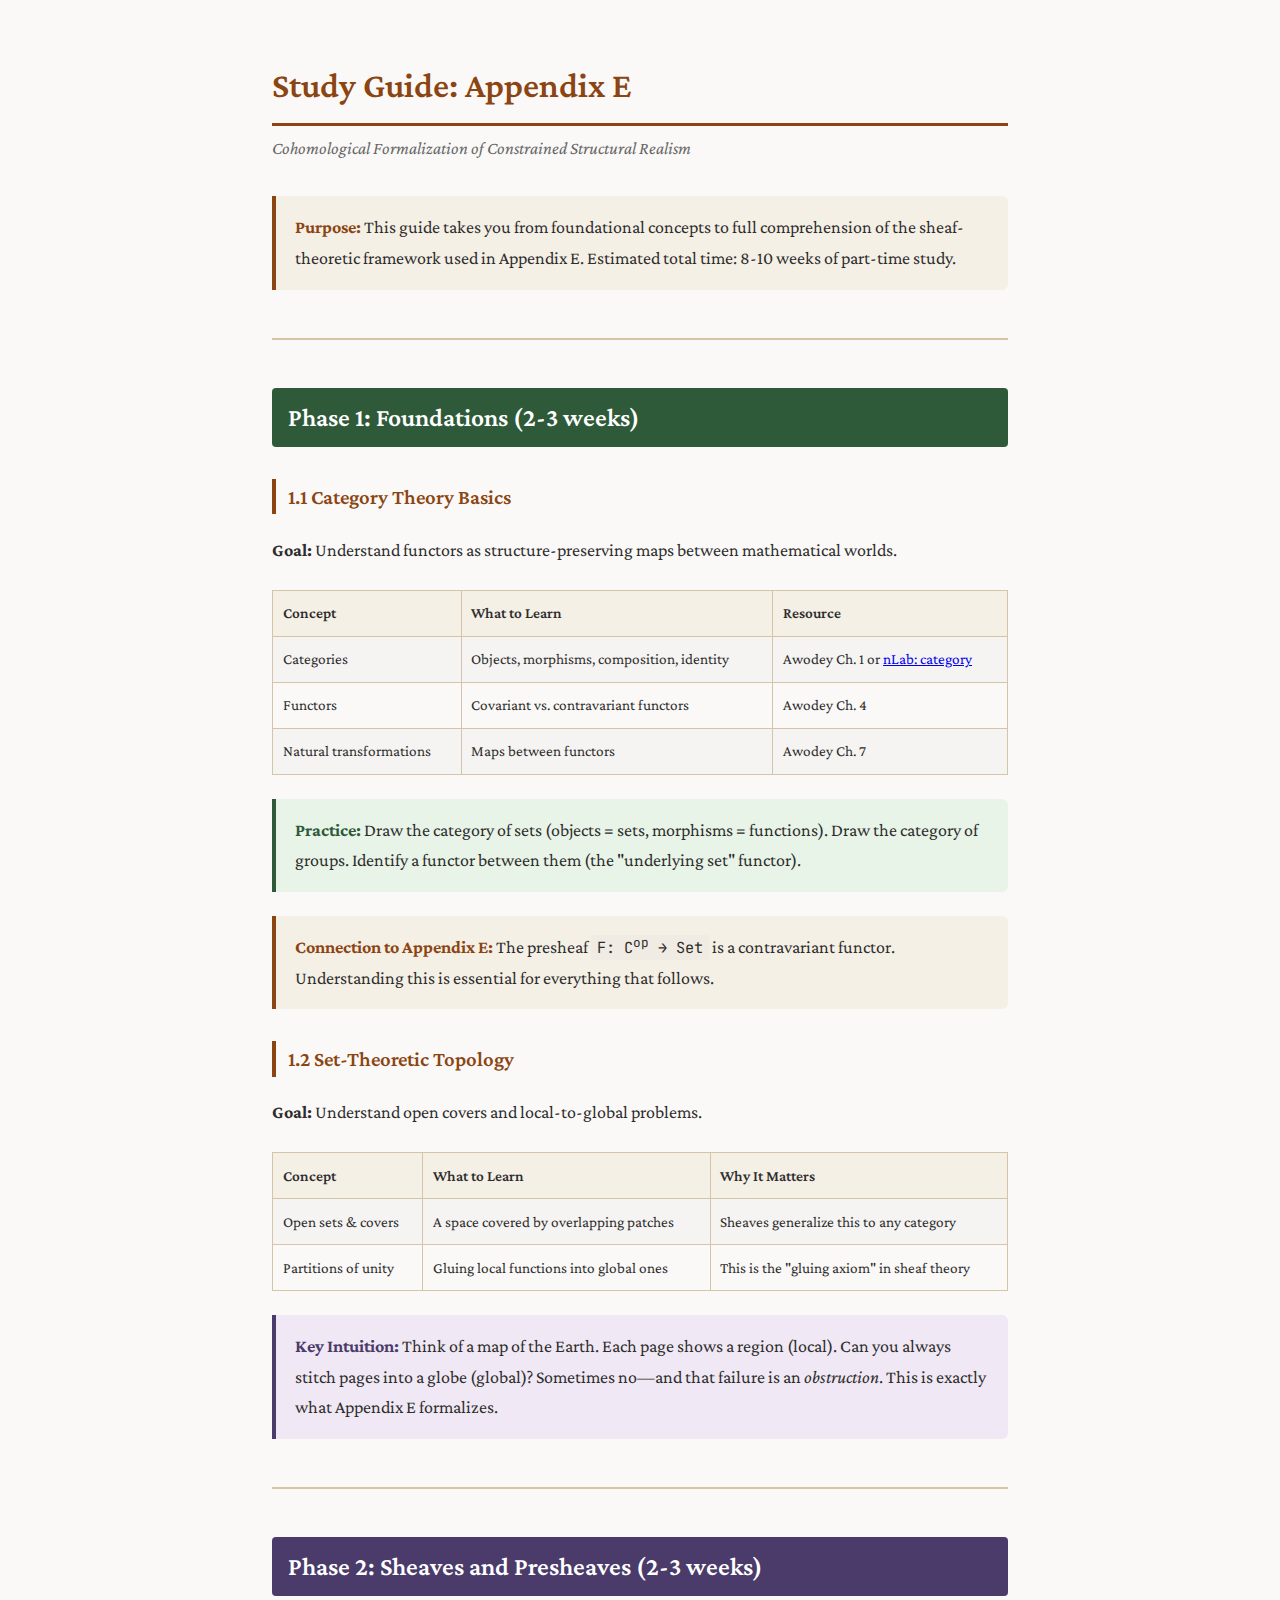
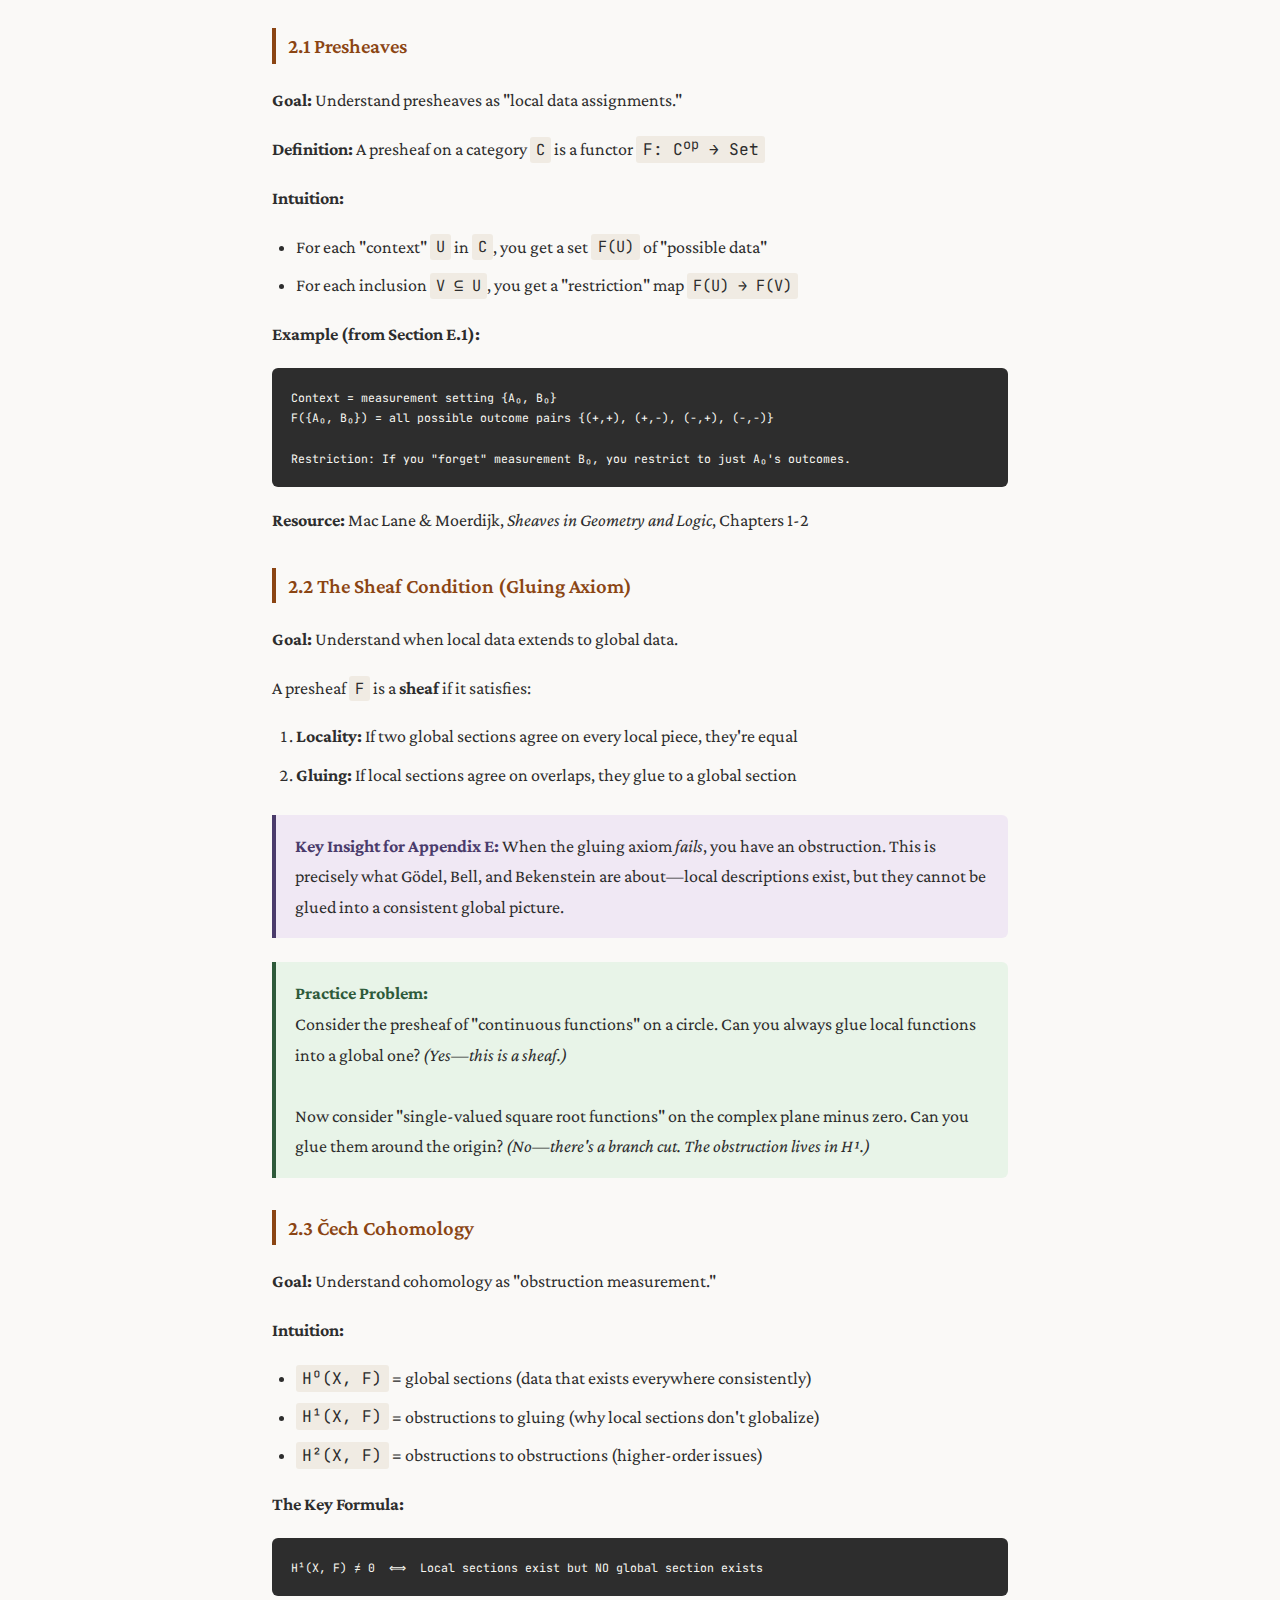
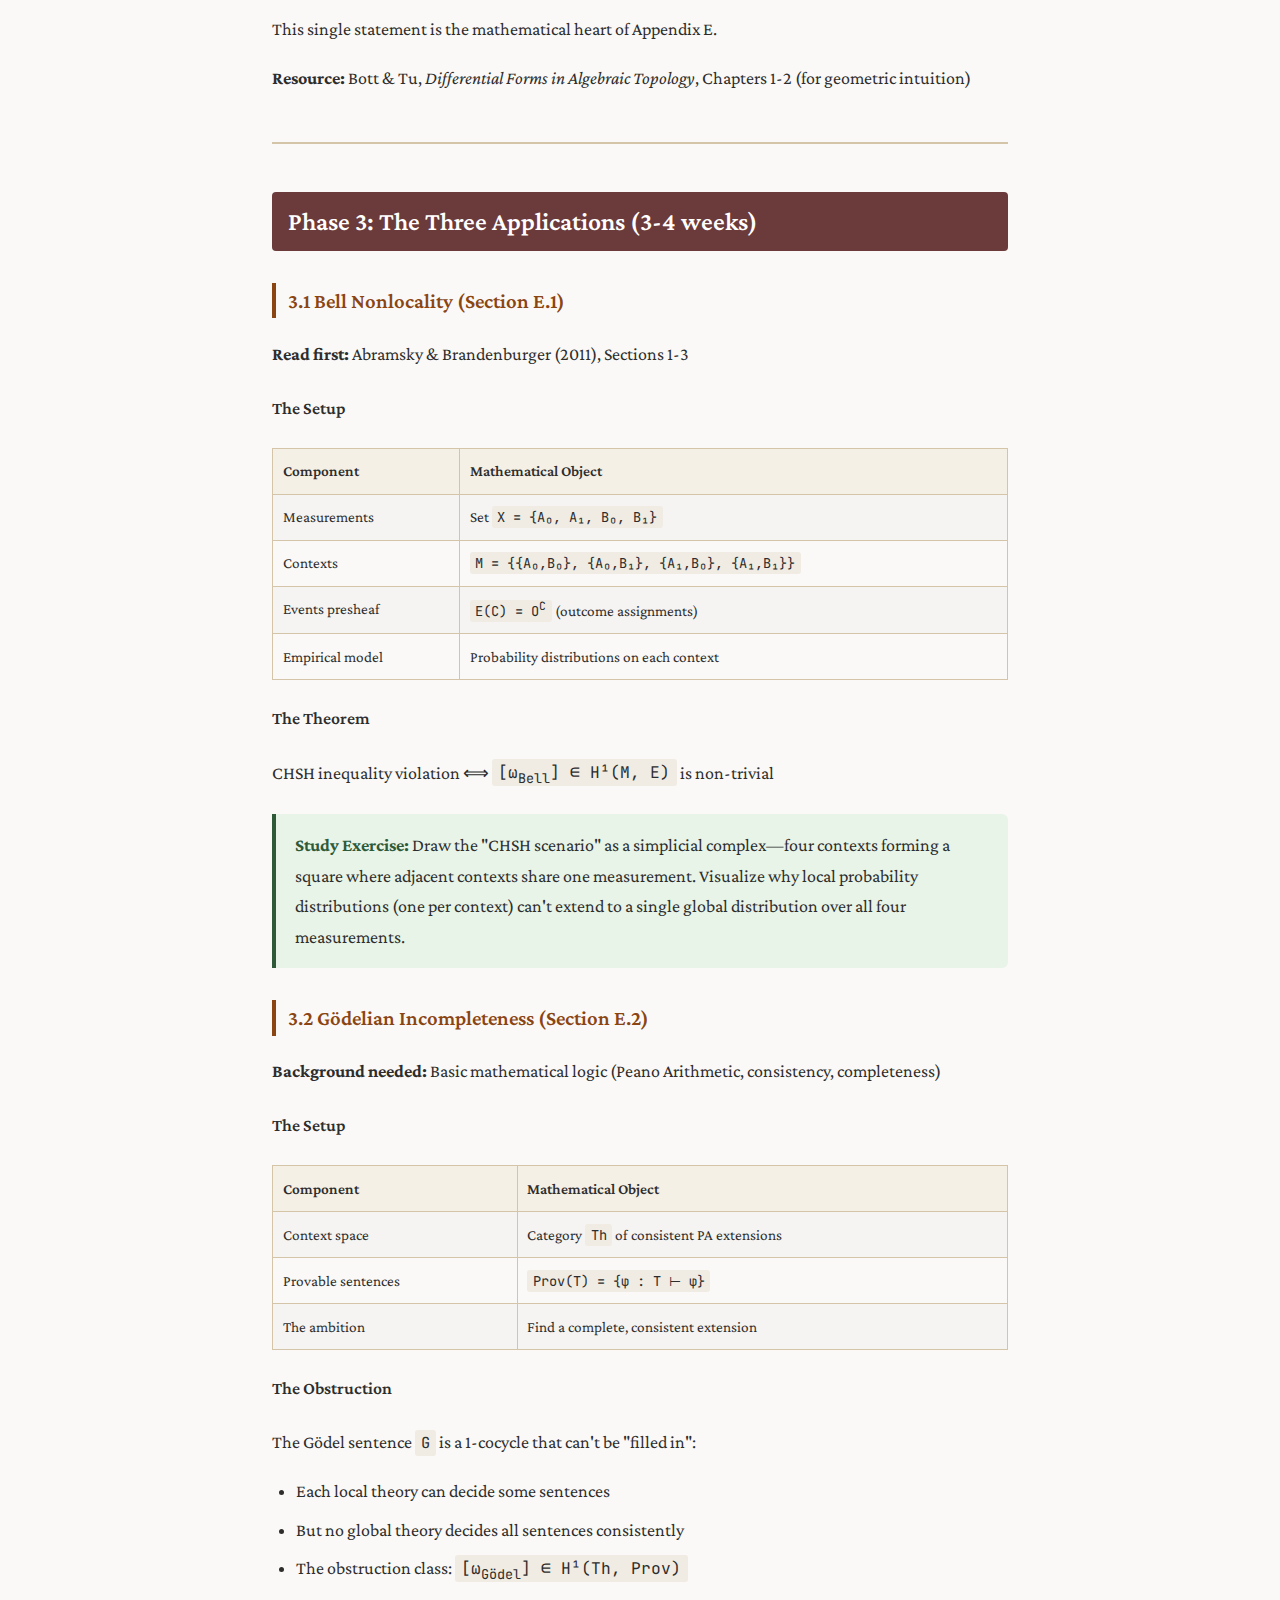
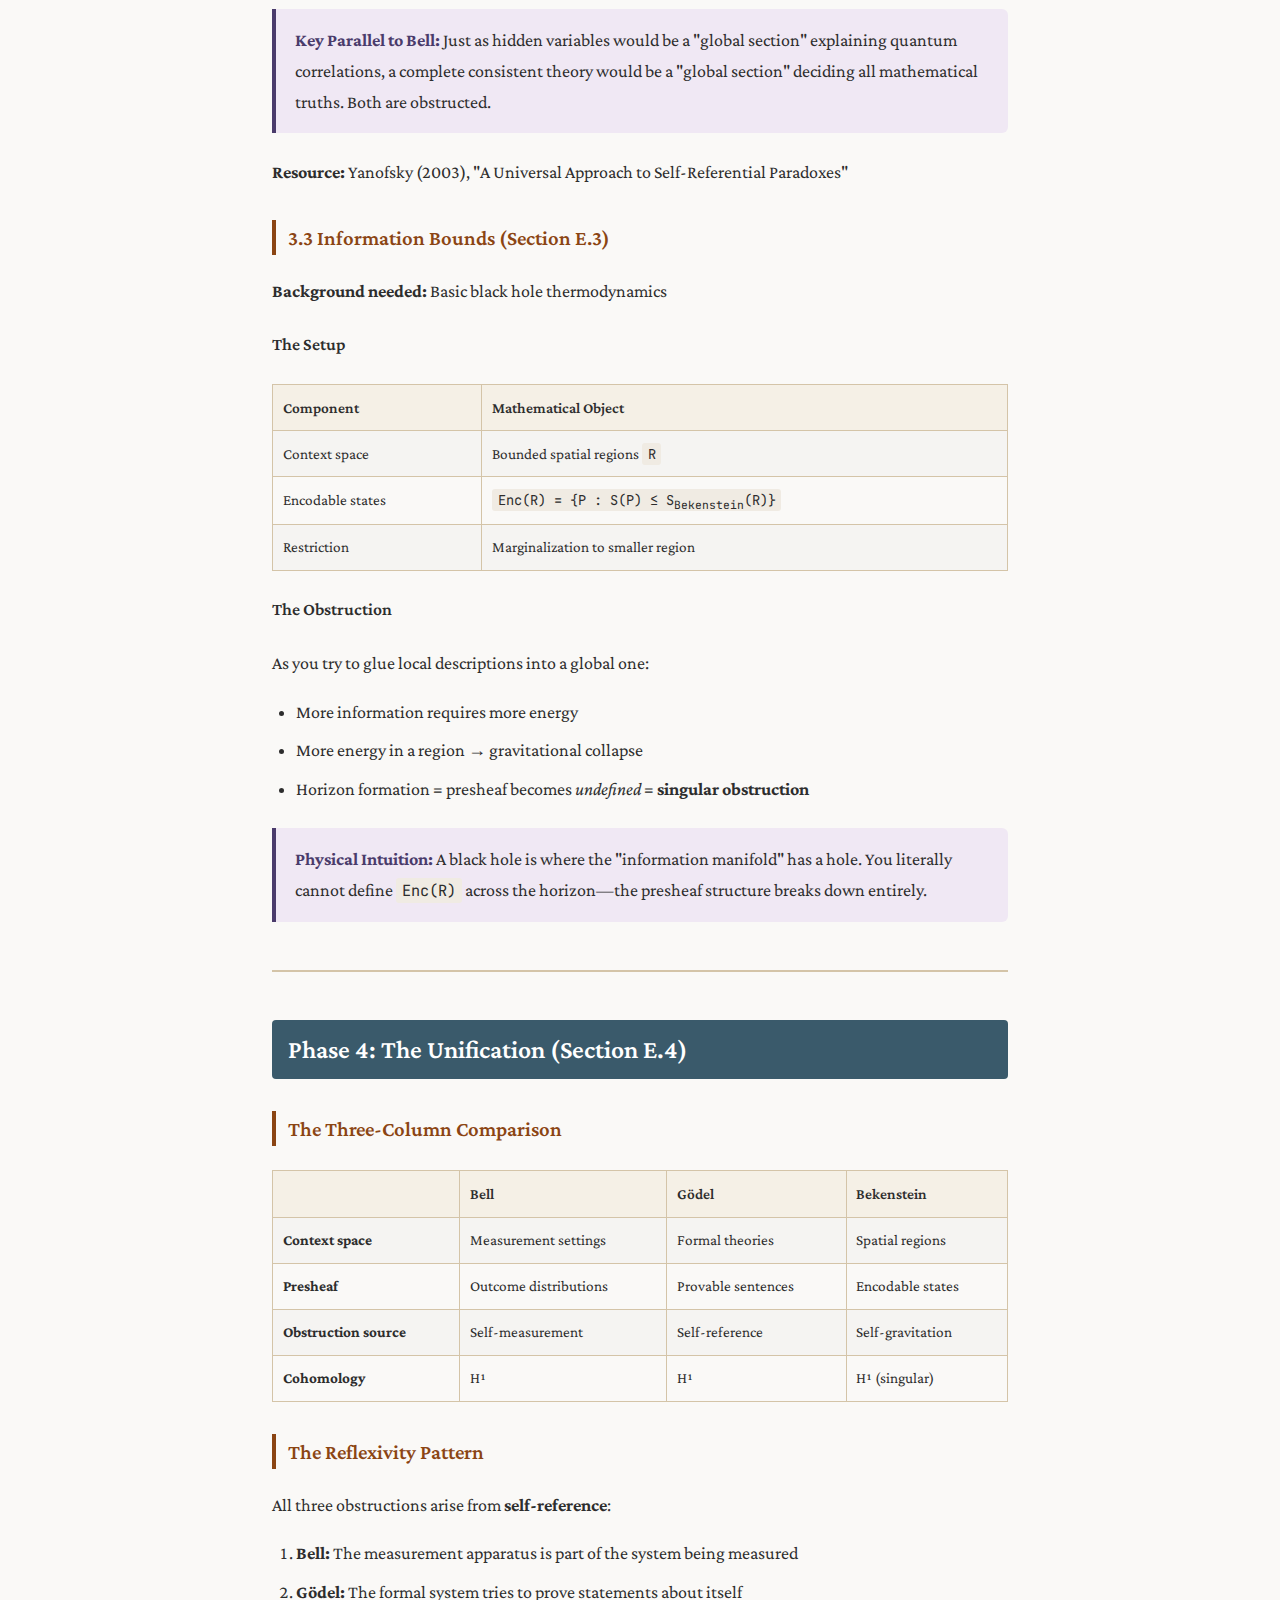
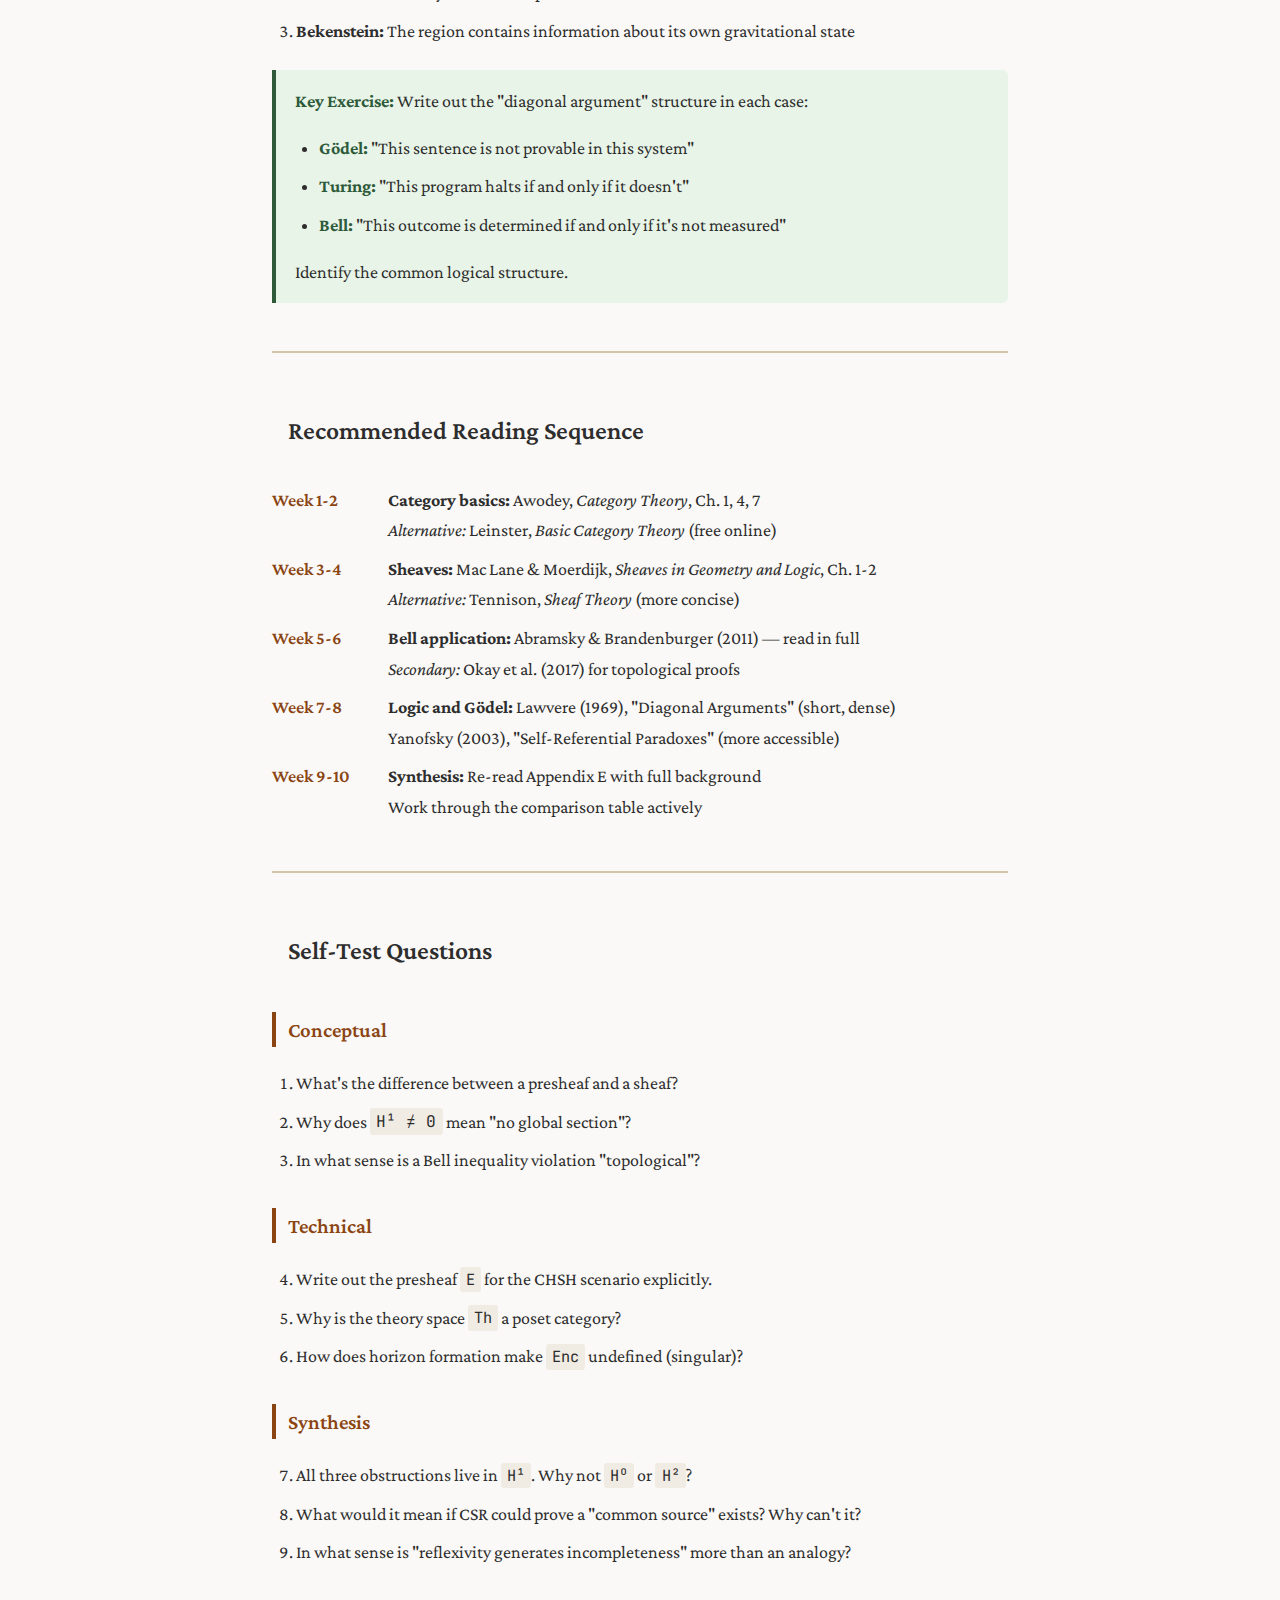
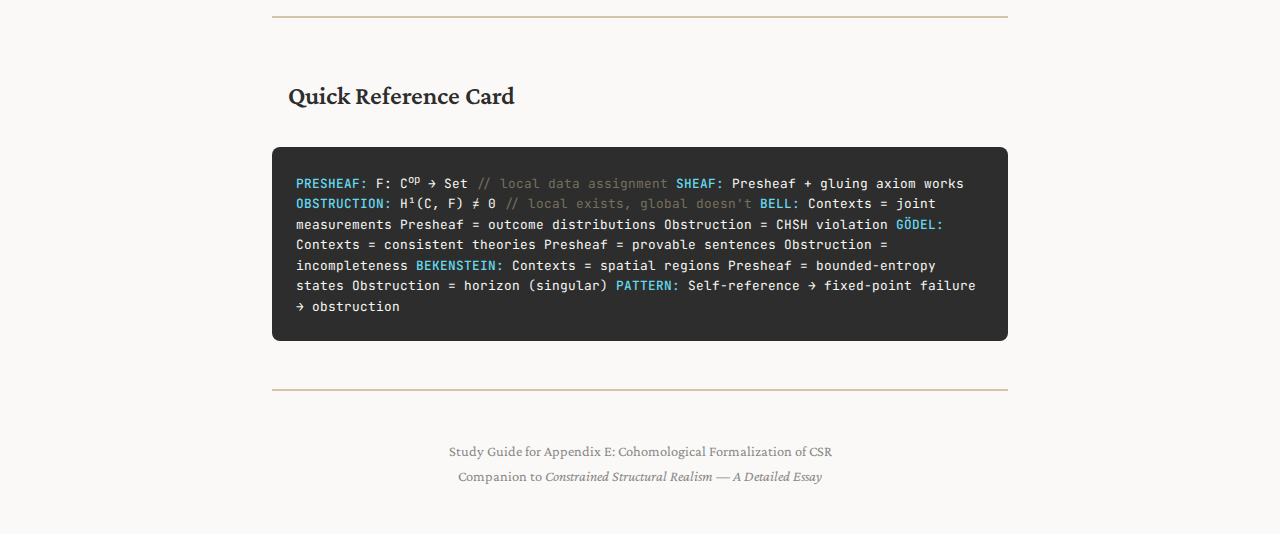
<file: study_guide_appendix_e.html>
<!DOCTYPE html>
<html lang="en">
<head>
  <meta charset="UTF-8">
  <meta name="viewport" content="width=device-width, initial-scale=1.0">
  <title>Study Guide: Appendix E — Cohomological Formalization of CSR</title>
  <style>
    @import url('https://fonts.googleapis.com/css2?family=Crimson+Pro:ital,wght@0,400;0,600;1,400&family=JetBrains+Mono:wght@400;500&display=swap');
    
    :root {
      --bg: #faf9f7;
      --text: #2d2d2d;
      --accent: #8b4513;
      --highlight: #f5f0e6;
      --border: #d4c4a8;
      --code-bg: #f0ebe3;
      --phase1: #2e5a3a;
      --phase2: #4a3b6b;
      --phase3: #6b3a3a;
      --phase4: #3a5a6b;
    }
    
    * {
      box-sizing: border-box;
    }
    
    body {
      font-family: 'Crimson Pro', Georgia, serif;
      font-size: 18px;
      line-height: 1.7;
      color: var(--text);
      background: var(--bg);
      max-width: 800px;
      margin: 0 auto;
      padding: 2rem;
    }
    
    h1 {
      font-size: 2.2rem;
      font-weight: 600;
      color: var(--accent);
      border-bottom: 3px solid var(--accent);
      padding-bottom: 0.5rem;
      margin-bottom: 0.5rem;
    }
    
    .subtitle {
      font-style: italic;
      color: #666;
      margin-top: 0;
      margin-bottom: 2rem;
      font-size: 1.1rem;
    }
    
    h2 {
      font-size: 1.6rem;
      font-weight: 600;
      margin-top: 2.5rem;
      padding: 0.5rem 1rem;
      border-radius: 4px;
    }
    
    h2.phase1 { background: var(--phase1); color: white; }
    h2.phase2 { background: var(--phase2); color: white; }
    h2.phase3 { background: var(--phase3); color: white; }
    h2.phase4 { background: var(--phase4); color: white; }
    
    h3 {
      font-size: 1.3rem;
      font-weight: 600;
      color: var(--accent);
      margin-top: 2rem;
      border-left: 4px solid var(--accent);
      padding-left: 0.75rem;
    }
    
    h4 {
      font-size: 1.1rem;
      font-weight: 600;
      margin-top: 1.5rem;
    }
    
    table {
      width: 100%;
      border-collapse: collapse;
      margin: 1.5rem 0;
      font-size: 0.95rem;
    }
    
    th {
      background: var(--highlight);
      border: 1px solid var(--border);
      padding: 0.6rem;
      text-align: left;
      font-weight: 600;
    }
    
    td {
      border: 1px solid var(--border);
      padding: 0.6rem;
      vertical-align: top;
    }
    
    tr:nth-child(even) {
      background: rgba(0,0,0,0.02);
    }
    
    code {
      font-family: 'JetBrains Mono', monospace;
      font-size: 0.85em;
      background: var(--code-bg);
      padding: 0.15em 0.4em;
      border-radius: 3px;
    }
    
    pre {
      background: #2d2d2d;
      color: #f8f8f2;
      padding: 1.2rem;
      border-radius: 6px;
      overflow-x: auto;
      font-family: 'JetBrains Mono', monospace;
      font-size: 0.85rem;
      line-height: 1.5;
    }
    
    pre code {
      background: none;
      padding: 0;
      color: inherit;
    }
    
    .note {
      background: var(--highlight);
      border-left: 4px solid var(--accent);
      padding: 1rem 1.2rem;
      margin: 1.5rem 0;
      border-radius: 0 6px 6px 0;
    }
    
    .note strong {
      color: var(--accent);
    }
    
    .practice {
      background: #e8f4e8;
      border-left: 4px solid var(--phase1);
      padding: 1rem 1.2rem;
      margin: 1.5rem 0;
      border-radius: 0 6px 6px 0;
    }
    
    .practice strong {
      color: var(--phase1);
    }
    
    .key-insight {
      background: #f0e8f4;
      border-left: 4px solid var(--phase2);
      padding: 1rem 1.2rem;
      margin: 1.5rem 0;
      border-radius: 0 6px 6px 0;
    }
    
    .key-insight strong {
      color: var(--phase2);
    }
    
    .formula {
      font-family: 'JetBrains Mono', monospace;
      font-size: 0.9em;
    }
    
    ul, ol {
      margin: 1rem 0;
      padding-left: 1.5rem;
    }
    
    li {
      margin: 0.5rem 0;
    }
    
    .timeline {
      display: grid;
      grid-template-columns: 100px 1fr;
      gap: 0.5rem 1rem;
      margin: 1.5rem 0;
    }
    
    .timeline-week {
      font-weight: 600;
      color: var(--accent);
    }
    
    .quick-ref {
      background: #2d2d2d;
      color: #f8f8f2;
      padding: 1.5rem;
      border-radius: 8px;
      font-family: 'JetBrains Mono', monospace;
      font-size: 0.8rem;
      line-height: 1.6;
    }
    
    .quick-ref .label {
      color: #66d9ef;
      font-weight: 500;
    }
    
    .quick-ref .comment {
      color: #75715e;
    }
    
    hr {
      border: none;
      border-top: 2px solid var(--border);
      margin: 3rem 0;
    }
    
    @media print {
      body {
        font-size: 11pt;
        max-width: none;
        padding: 0;
      }
      
      h2 {
        break-after: avoid;
      }
      
      .note, .practice, .key-insight {
        break-inside: avoid;
      }
      
      pre, .quick-ref {
        break-inside: avoid;
      }
    }
    
    @media (max-width: 600px) {
      body {
        padding: 1rem;
        font-size: 16px;
      }
      
      h1 {
        font-size: 1.8rem;
      }
      
      table {
        font-size: 0.85rem;
      }
      
      .timeline {
        grid-template-columns: 1fr;
      }
    }
  </style>
</head>
<body>

<h1>Study Guide: Appendix E</h1>
<p class="subtitle">Cohomological Formalization of Constrained Structural Realism</p>

<div class="note">
<strong>Purpose:</strong> This guide takes you from foundational concepts to full comprehension of the sheaf-theoretic framework used in Appendix E. Estimated total time: 8-10 weeks of part-time study.
</div>

<hr>

<h2 class="phase1">Phase 1: Foundations (2-3 weeks)</h2>

<h3>1.1 Category Theory Basics</h3>
<p><strong>Goal:</strong> Understand functors as structure-preserving maps between mathematical worlds.</p>

<table>
<tr>
<th>Concept</th>
<th>What to Learn</th>
<th>Resource</th>
</tr>
<tr>
<td>Categories</td>
<td>Objects, morphisms, composition, identity</td>
<td>Awodey Ch. 1 or <a href="https://ncatlab.org/nlab/show/category">nLab: category</a></td>
</tr>
<tr>
<td>Functors</td>
<td>Covariant vs. contravariant functors</td>
<td>Awodey Ch. 4</td>
</tr>
<tr>
<td>Natural transformations</td>
<td>Maps between functors</td>
<td>Awodey Ch. 7</td>
</tr>
</table>

<div class="practice">
<strong>Practice:</strong> Draw the category of sets (objects = sets, morphisms = functions). Draw the category of groups. Identify a functor between them (the "underlying set" functor).
</div>

<div class="note">
<strong>Connection to Appendix E:</strong> The presheaf <code>F: C<sup>op</sup> → Set</code> is a contravariant functor. Understanding this is essential for everything that follows.
</div>

<h3>1.2 Set-Theoretic Topology</h3>
<p><strong>Goal:</strong> Understand open covers and local-to-global problems.</p>

<table>
<tr>
<th>Concept</th>
<th>What to Learn</th>
<th>Why It Matters</th>
</tr>
<tr>
<td>Open sets & covers</td>
<td>A space covered by overlapping patches</td>
<td>Sheaves generalize this to any category</td>
</tr>
<tr>
<td>Partitions of unity</td>
<td>Gluing local functions into global ones</td>
<td>This is the "gluing axiom" in sheaf theory</td>
</tr>
</table>

<div class="key-insight">
<strong>Key Intuition:</strong> Think of a map of the Earth. Each page shows a region (local). Can you always stitch pages into a globe (global)? Sometimes no—and that failure is an <em>obstruction</em>. This is exactly what Appendix E formalizes.
</div>

<hr>

<h2 class="phase2">Phase 2: Sheaves and Presheaves (2-3 weeks)</h2>

<h3>2.1 Presheaves</h3>
<p><strong>Goal:</strong> Understand presheaves as "local data assignments."</p>

<p><strong>Definition:</strong> A presheaf on a category <code>C</code> is a functor <code class="formula">F: C<sup>op</sup> → Set</code></p>

<p><strong>Intuition:</strong></p>
<ul>
<li>For each "context" <code>U</code> in <code>C</code>, you get a set <code>F(U)</code> of "possible data"</li>
<li>For each inclusion <code>V ⊆ U</code>, you get a "restriction" map <code>F(U) → F(V)</code></li>
</ul>

<p><strong>Example (from Section E.1):</strong></p>
<pre><code>Context = measurement setting {A₀, B₀}
F({A₀, B₀}) = all possible outcome pairs {(+,+), (+,-), (-,+), (-,-)}

Restriction: If you "forget" measurement B₀, you restrict to just A₀'s outcomes.</code></pre>

<p><strong>Resource:</strong> Mac Lane & Moerdijk, <em>Sheaves in Geometry and Logic</em>, Chapters 1-2</p>

<h3>2.2 The Sheaf Condition (Gluing Axiom)</h3>
<p><strong>Goal:</strong> Understand when local data extends to global data.</p>

<p>A presheaf <code>F</code> is a <strong>sheaf</strong> if it satisfies:</p>
<ol>
<li><strong>Locality:</strong> If two global sections agree on every local piece, they're equal</li>
<li><strong>Gluing:</strong> If local sections agree on overlaps, they glue to a global section</li>
</ol>

<div class="key-insight">
<strong>Key Insight for Appendix E:</strong> When the gluing axiom <em>fails</em>, you have an obstruction. This is precisely what Gödel, Bell, and Bekenstein are about—local descriptions exist, but they cannot be glued into a consistent global picture.
</div>

<div class="practice">
<strong>Practice Problem:</strong><br>
Consider the presheaf of "continuous functions" on a circle. Can you always glue local functions into a global one? <em>(Yes—this is a sheaf.)</em><br><br>
Now consider "single-valued square root functions" on the complex plane minus zero. Can you glue them around the origin? <em>(No—there's a branch cut. The obstruction lives in H¹.)</em>
</div>

<h3>2.3 Čech Cohomology</h3>
<p><strong>Goal:</strong> Understand cohomology as "obstruction measurement."</p>

<p><strong>Intuition:</strong></p>
<ul>
<li><code class="formula">H⁰(X, F)</code> = global sections (data that exists everywhere consistently)</li>
<li><code class="formula">H¹(X, F)</code> = obstructions to gluing (why local sections don't globalize)</li>
<li><code class="formula">H²(X, F)</code> = obstructions to obstructions (higher-order issues)</li>
</ul>

<p><strong>The Key Formula:</strong></p>
<pre><code>H¹(X, F) ≠ 0  ⟺  Local sections exist but NO global section exists</code></pre>

<p>This single statement is the mathematical heart of Appendix E.</p>

<p><strong>Resource:</strong> Bott & Tu, <em>Differential Forms in Algebraic Topology</em>, Chapters 1-2 (for geometric intuition)</p>

<hr>

<h2 class="phase3">Phase 3: The Three Applications (3-4 weeks)</h2>

<h3>3.1 Bell Nonlocality (Section E.1)</h3>
<p><strong>Read first:</strong> Abramsky & Brandenburger (2011), Sections 1-3</p>

<h4>The Setup</h4>
<table>
<tr>
<th>Component</th>
<th>Mathematical Object</th>
</tr>
<tr>
<td>Measurements</td>
<td>Set <code class="formula">X = {A₀, A₁, B₀, B₁}</code></td>
</tr>
<tr>
<td>Contexts</td>
<td><code class="formula">M = {{A₀,B₀}, {A₀,B₁}, {A₁,B₀}, {A₁,B₁}}</code></td>
</tr>
<tr>
<td>Events presheaf</td>
<td><code class="formula">E(C) = O<sup>C</sup></code> (outcome assignments)</td>
</tr>
<tr>
<td>Empirical model</td>
<td>Probability distributions on each context</td>
</tr>
</table>

<h4>The Theorem</h4>
<p>CHSH inequality violation ⟺ <code class="formula">[ω<sub>Bell</sub>] ∈ H¹(M, E)</code> is non-trivial</p>

<div class="practice">
<strong>Study Exercise:</strong> Draw the "CHSH scenario" as a simplicial complex—four contexts forming a square where adjacent contexts share one measurement. Visualize why local probability distributions (one per context) can't extend to a single global distribution over all four measurements.
</div>

<h3>3.2 Gödelian Incompleteness (Section E.2)</h3>
<p><strong>Background needed:</strong> Basic mathematical logic (Peano Arithmetic, consistency, completeness)</p>

<h4>The Setup</h4>
<table>
<tr>
<th>Component</th>
<th>Mathematical Object</th>
</tr>
<tr>
<td>Context space</td>
<td>Category <code class="formula">Th</code> of consistent PA extensions</td>
</tr>
<tr>
<td>Provable sentences</td>
<td><code class="formula">Prov(T) = {φ : T ⊢ φ}</code></td>
</tr>
<tr>
<td>The ambition</td>
<td>Find a complete, consistent extension</td>
</tr>
</table>

<h4>The Obstruction</h4>
<p>The Gödel sentence <code>G</code> is a 1-cocycle that can't be "filled in":</p>
<ul>
<li>Each local theory can decide some sentences</li>
<li>But no global theory decides all sentences consistently</li>
<li>The obstruction class: <code class="formula">[ω<sub>Gödel</sub>] ∈ H¹(Th, Prov)</code></li>
</ul>

<div class="key-insight">
<strong>Key Parallel to Bell:</strong> Just as hidden variables would be a "global section" explaining quantum correlations, a complete consistent theory would be a "global section" deciding all mathematical truths. Both are obstructed.
</div>

<p><strong>Resource:</strong> Yanofsky (2003), "A Universal Approach to Self-Referential Paradoxes"</p>

<h3>3.3 Information Bounds (Section E.3)</h3>
<p><strong>Background needed:</strong> Basic black hole thermodynamics</p>

<h4>The Setup</h4>
<table>
<tr>
<th>Component</th>
<th>Mathematical Object</th>
</tr>
<tr>
<td>Context space</td>
<td>Bounded spatial regions <code class="formula">R</code></td>
</tr>
<tr>
<td>Encodable states</td>
<td><code class="formula">Enc(R) = {P : S(P) ≤ S<sub>Bekenstein</sub>(R)}</code></td>
</tr>
<tr>
<td>Restriction</td>
<td>Marginalization to smaller region</td>
</tr>
</table>

<h4>The Obstruction</h4>
<p>As you try to glue local descriptions into a global one:</p>
<ul>
<li>More information requires more energy</li>
<li>More energy in a region → gravitational collapse</li>
<li>Horizon formation = presheaf becomes <em>undefined</em> = <strong>singular obstruction</strong></li>
</ul>

<div class="key-insight">
<strong>Physical Intuition:</strong> A black hole is where the "information manifold" has a hole. You literally cannot define <code>Enc(R)</code> across the horizon—the presheaf structure breaks down entirely.
</div>

<hr>

<h2 class="phase4">Phase 4: The Unification (Section E.4)</h2>

<h3>The Three-Column Comparison</h3>

<table>
<tr>
<th></th>
<th>Bell</th>
<th>Gödel</th>
<th>Bekenstein</th>
</tr>
<tr>
<td><strong>Context space</strong></td>
<td>Measurement settings</td>
<td>Formal theories</td>
<td>Spatial regions</td>
</tr>
<tr>
<td><strong>Presheaf</strong></td>
<td>Outcome distributions</td>
<td>Provable sentences</td>
<td>Encodable states</td>
</tr>
<tr>
<td><strong>Obstruction source</strong></td>
<td>Self-measurement</td>
<td>Self-reference</td>
<td>Self-gravitation</td>
</tr>
<tr>
<td><strong>Cohomology</strong></td>
<td>H¹</td>
<td>H¹</td>
<td>H¹ (singular)</td>
</tr>
</table>

<h3>The Reflexivity Pattern</h3>
<p>All three obstructions arise from <strong>self-reference</strong>:</p>
<ol>
<li><strong>Bell:</strong> The measurement apparatus is part of the system being measured</li>
<li><strong>Gödel:</strong> The formal system tries to prove statements about itself</li>
<li><strong>Bekenstein:</strong> The region contains information about its own gravitational state</li>
</ol>

<div class="practice">
<strong>Key Exercise:</strong> Write out the "diagonal argument" structure in each case:
<ul>
<li><strong>Gödel:</strong> "This sentence is not provable in this system"</li>
<li><strong>Turing:</strong> "This program halts if and only if it doesn't"</li>
<li><strong>Bell:</strong> "This outcome is determined if and only if it's not measured"</li>
</ul>
Identify the common logical structure.
</div>

<hr>

<h2>Recommended Reading Sequence</h2>

<div class="timeline">
<span class="timeline-week">Week 1-2</span>
<span><strong>Category basics:</strong> Awodey, <em>Category Theory</em>, Ch. 1, 4, 7<br>
<em>Alternative:</em> Leinster, <em>Basic Category Theory</em> (free online)</span>

<span class="timeline-week">Week 3-4</span>
<span><strong>Sheaves:</strong> Mac Lane & Moerdijk, <em>Sheaves in Geometry and Logic</em>, Ch. 1-2<br>
<em>Alternative:</em> Tennison, <em>Sheaf Theory</em> (more concise)</span>

<span class="timeline-week">Week 5-6</span>
<span><strong>Bell application:</strong> Abramsky & Brandenburger (2011) — read in full<br>
<em>Secondary:</em> Okay et al. (2017) for topological proofs</span>

<span class="timeline-week">Week 7-8</span>
<span><strong>Logic and Gödel:</strong> Lawvere (1969), "Diagonal Arguments" (short, dense)<br>
Yanofsky (2003), "Self-Referential Paradoxes" (more accessible)</span>

<span class="timeline-week">Week 9-10</span>
<span><strong>Synthesis:</strong> Re-read Appendix E with full background<br>
Work through the comparison table actively</span>
</div>

<hr>

<h2>Self-Test Questions</h2>

<h3>Conceptual</h3>
<ol>
<li>What's the difference between a presheaf and a sheaf?</li>
<li>Why does <code class="formula">H¹ ≠ 0</code> mean "no global section"?</li>
<li>In what sense is a Bell inequality violation "topological"?</li>
</ol>

<h3>Technical</h3>
<ol start="4">
<li>Write out the presheaf <code>E</code> for the CHSH scenario explicitly.</li>
<li>Why is the theory space <code>Th</code> a poset category?</li>
<li>How does horizon formation make <code>Enc</code> undefined (singular)?</li>
</ol>

<h3>Synthesis</h3>
<ol start="7">
<li>All three obstructions live in <code>H¹</code>. Why not <code>H⁰</code> or <code>H²</code>?</li>
<li>What would it mean if CSR could prove a "common source" exists? Why can't it?</li>
<li>In what sense is "reflexivity generates incompleteness" more than an analogy?</li>
</ol>

<hr>

<h2>Quick Reference Card</h2>

<div class="quick-ref">
<span class="label">PRESHEAF:</span>     F: C<sup>op</sup> → Set       <span class="comment">// local data assignment</span>
<span class="label">SHEAF:</span>        Presheaf + gluing axiom works
<span class="label">OBSTRUCTION:</span>  H¹(C, F) ≠ 0        <span class="comment">// local exists, global doesn't</span>

<span class="label">BELL:</span>         Contexts = joint measurements
              Presheaf = outcome distributions  
              Obstruction = CHSH violation

<span class="label">GÖDEL:</span>        Contexts = consistent theories
              Presheaf = provable sentences
              Obstruction = incompleteness

<span class="label">BEKENSTEIN:</span>   Contexts = spatial regions
              Presheaf = bounded-entropy states
              Obstruction = horizon (singular)

<span class="label">PATTERN:</span>      Self-reference → fixed-point failure → obstruction
</div>

<hr>

<p style="text-align: center; color: #888; font-size: 0.9rem; margin-top: 3rem;">
Study Guide for Appendix E: Cohomological Formalization of CSR<br>
Companion to <em>Constrained Structural Realism — A Detailed Essay</em>
</p>

</body>
</html>
</file>
